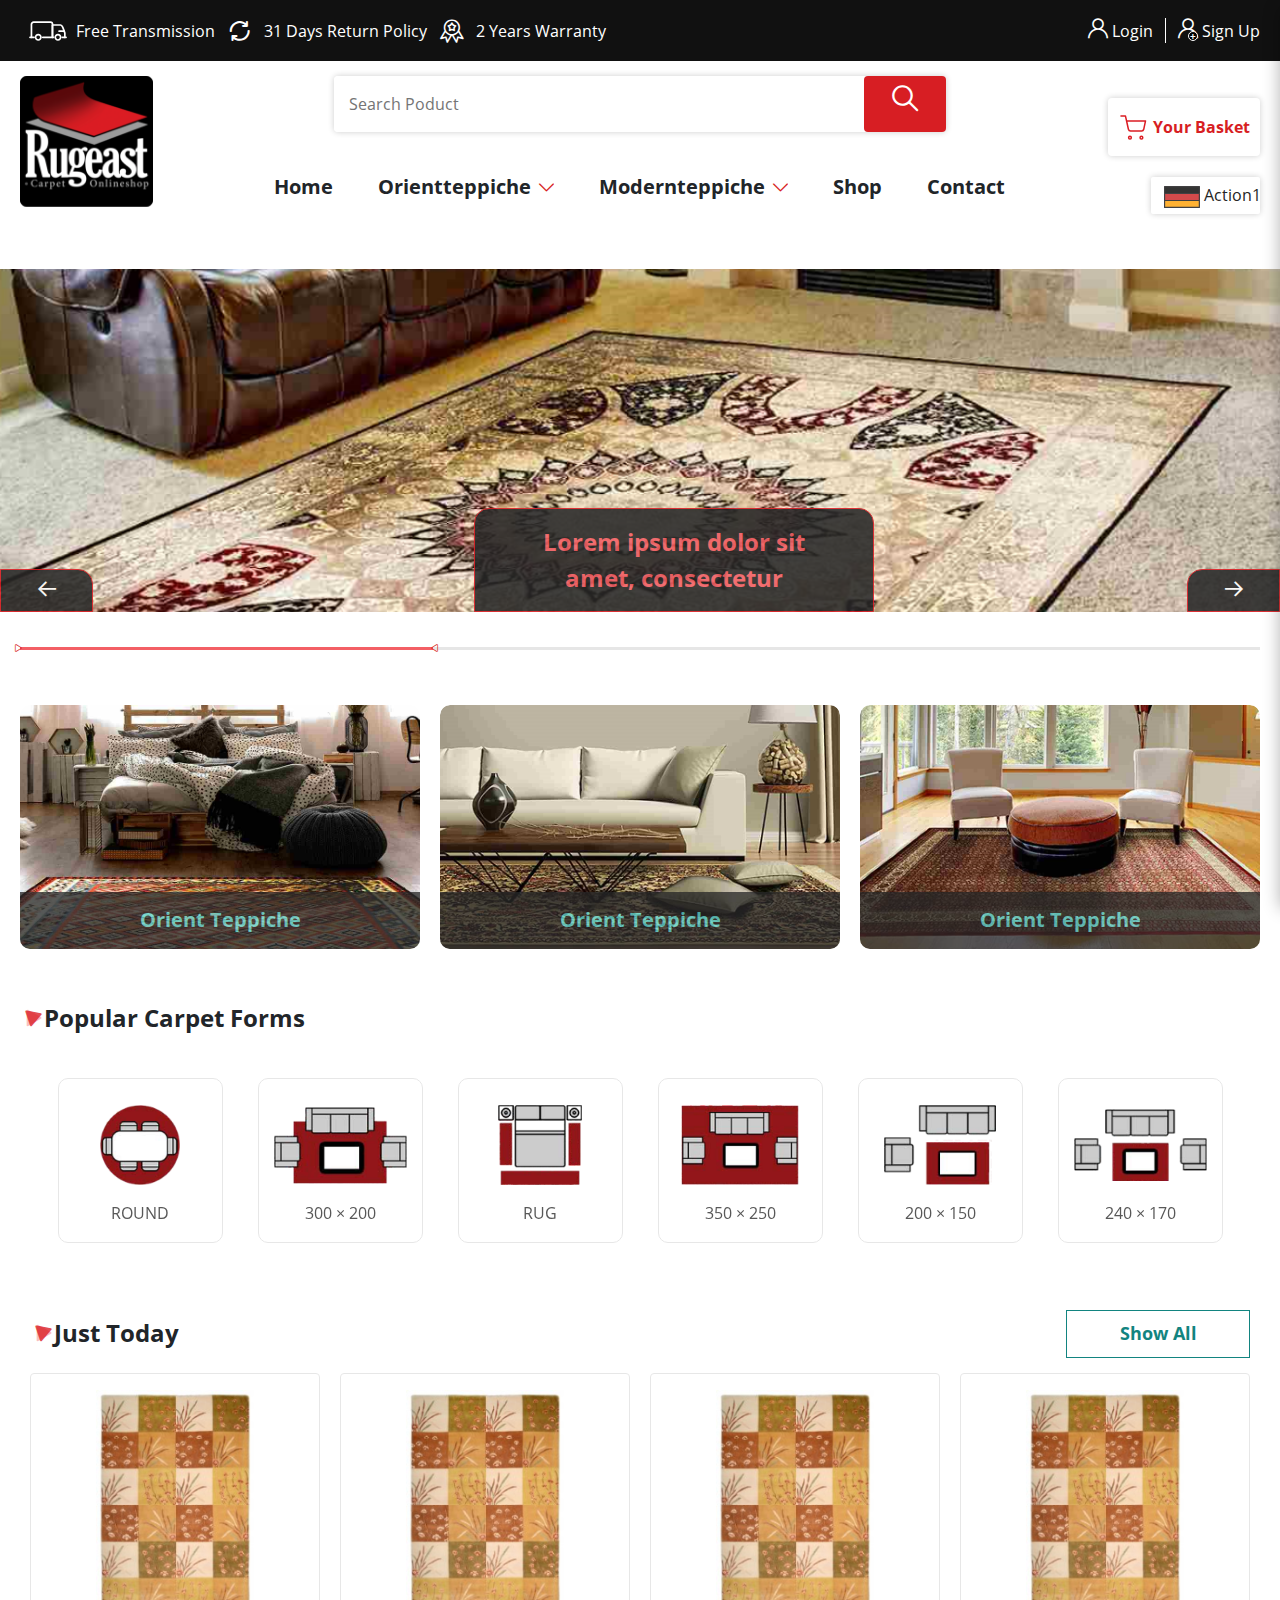
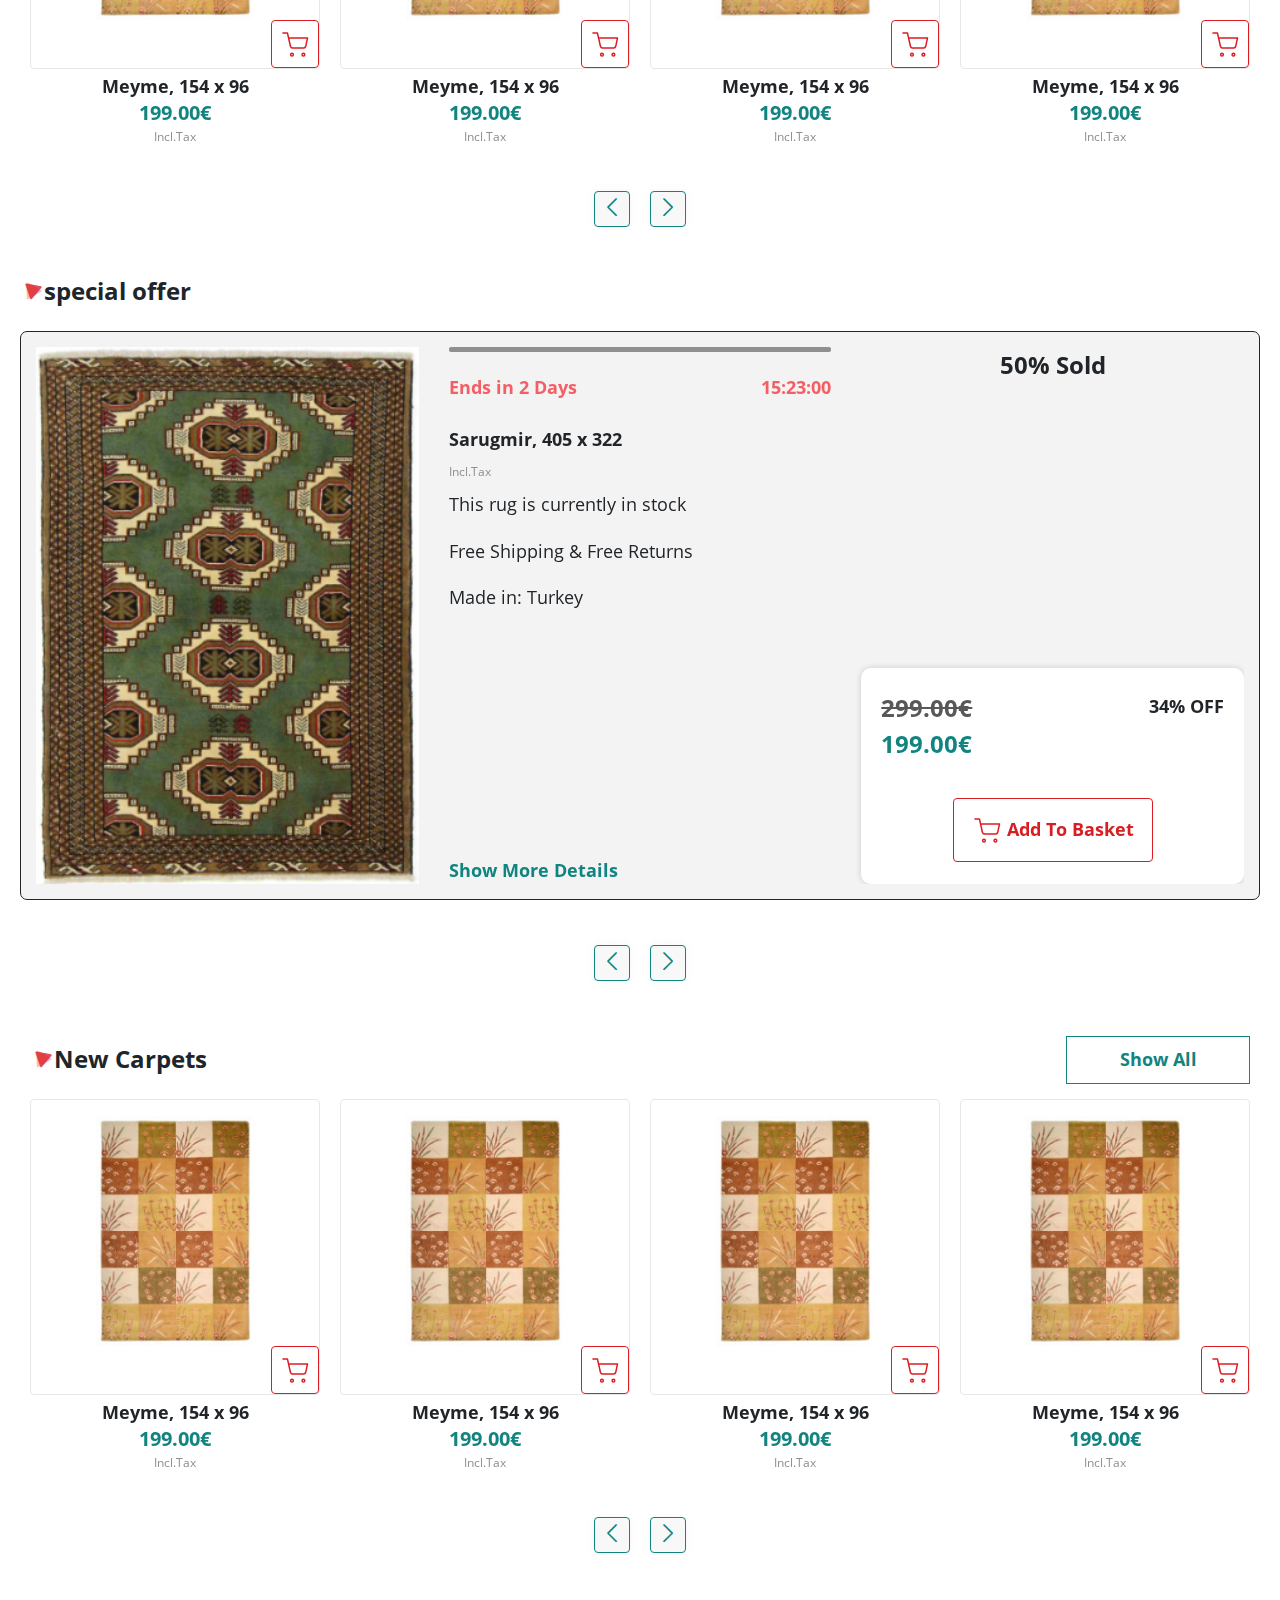
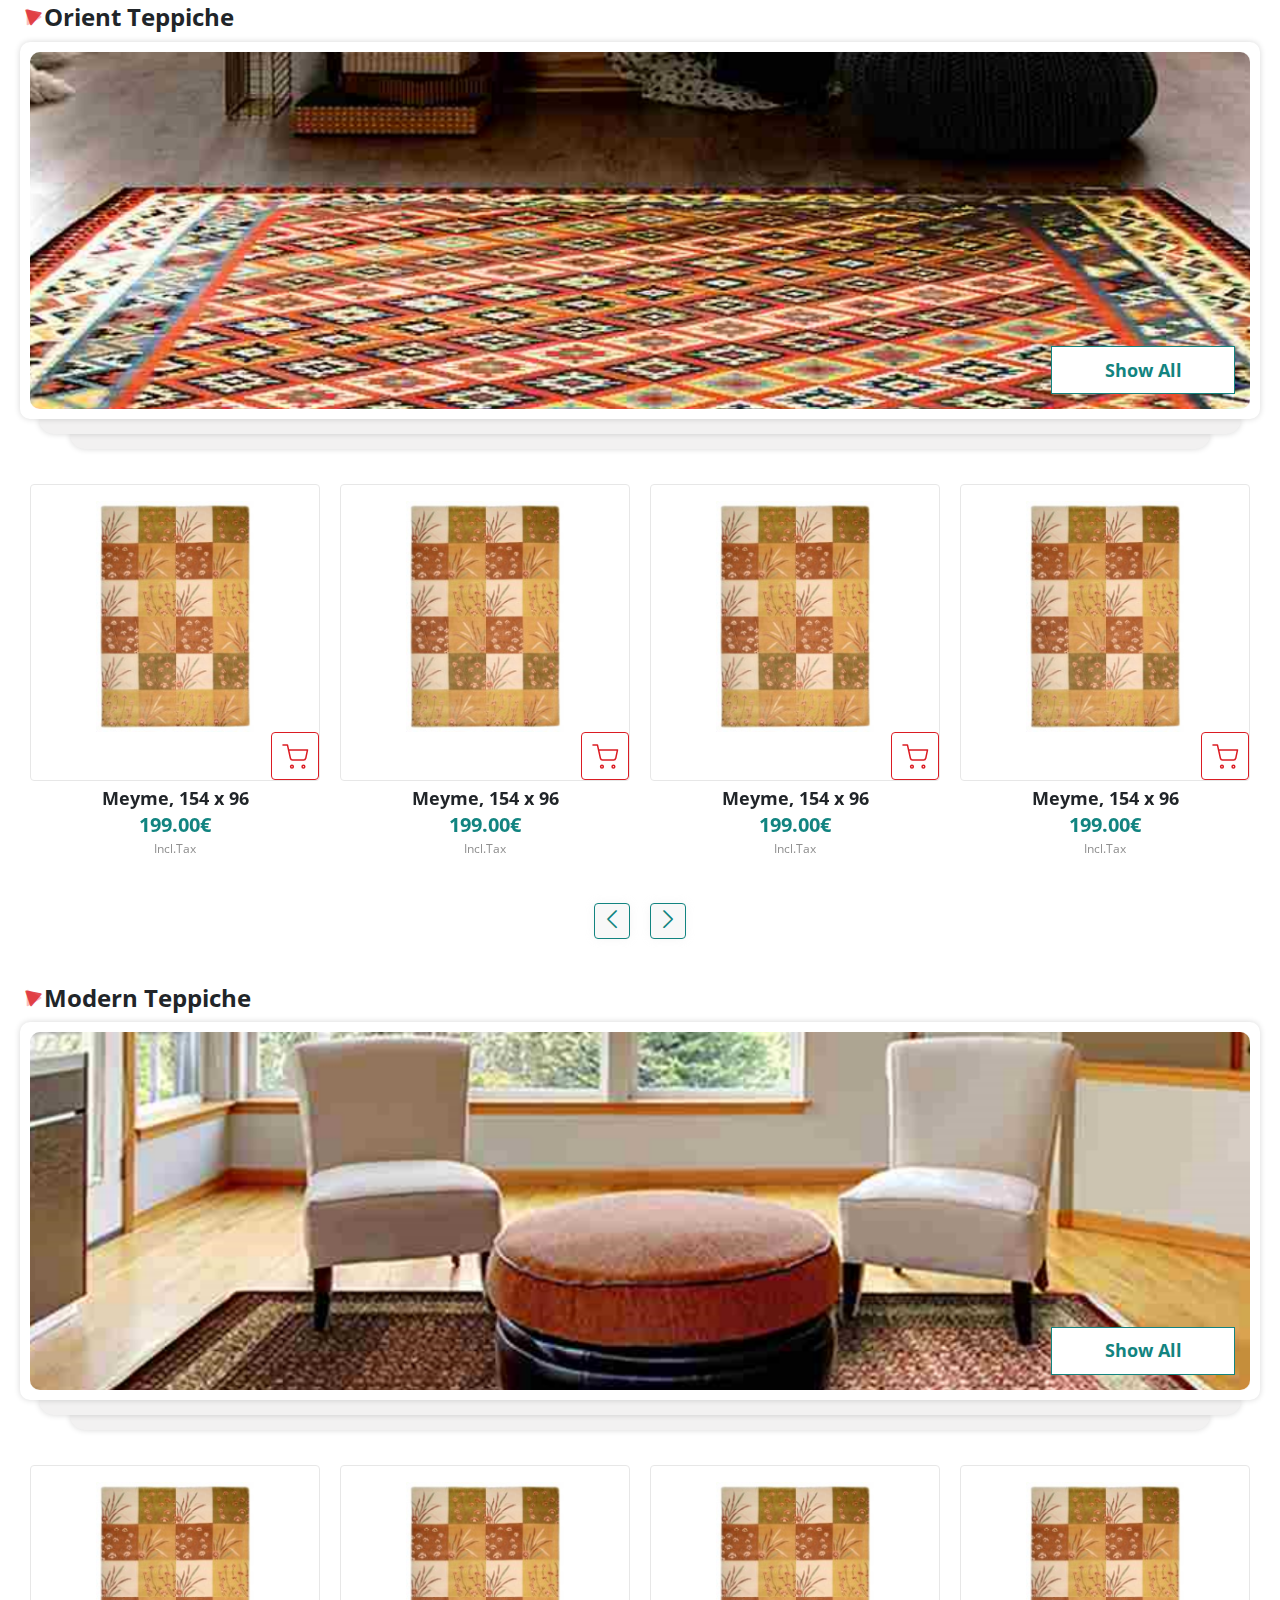
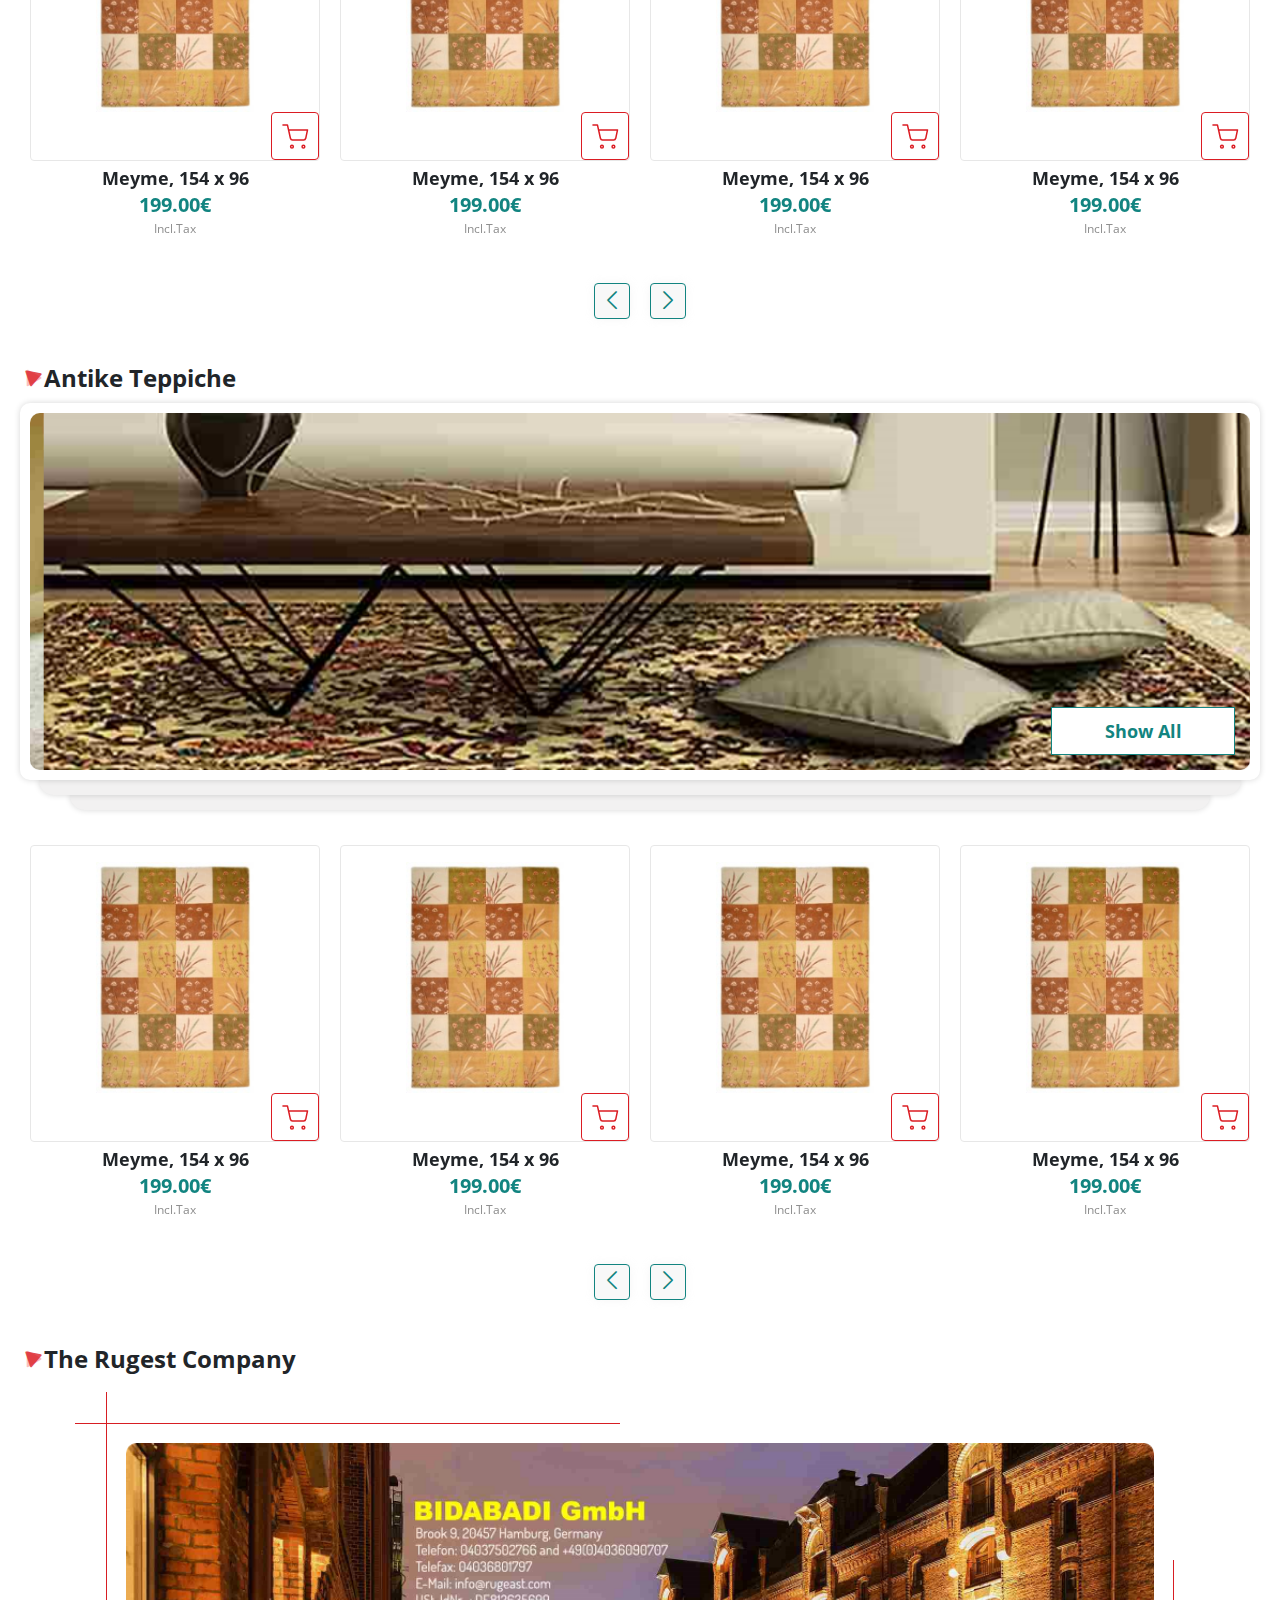
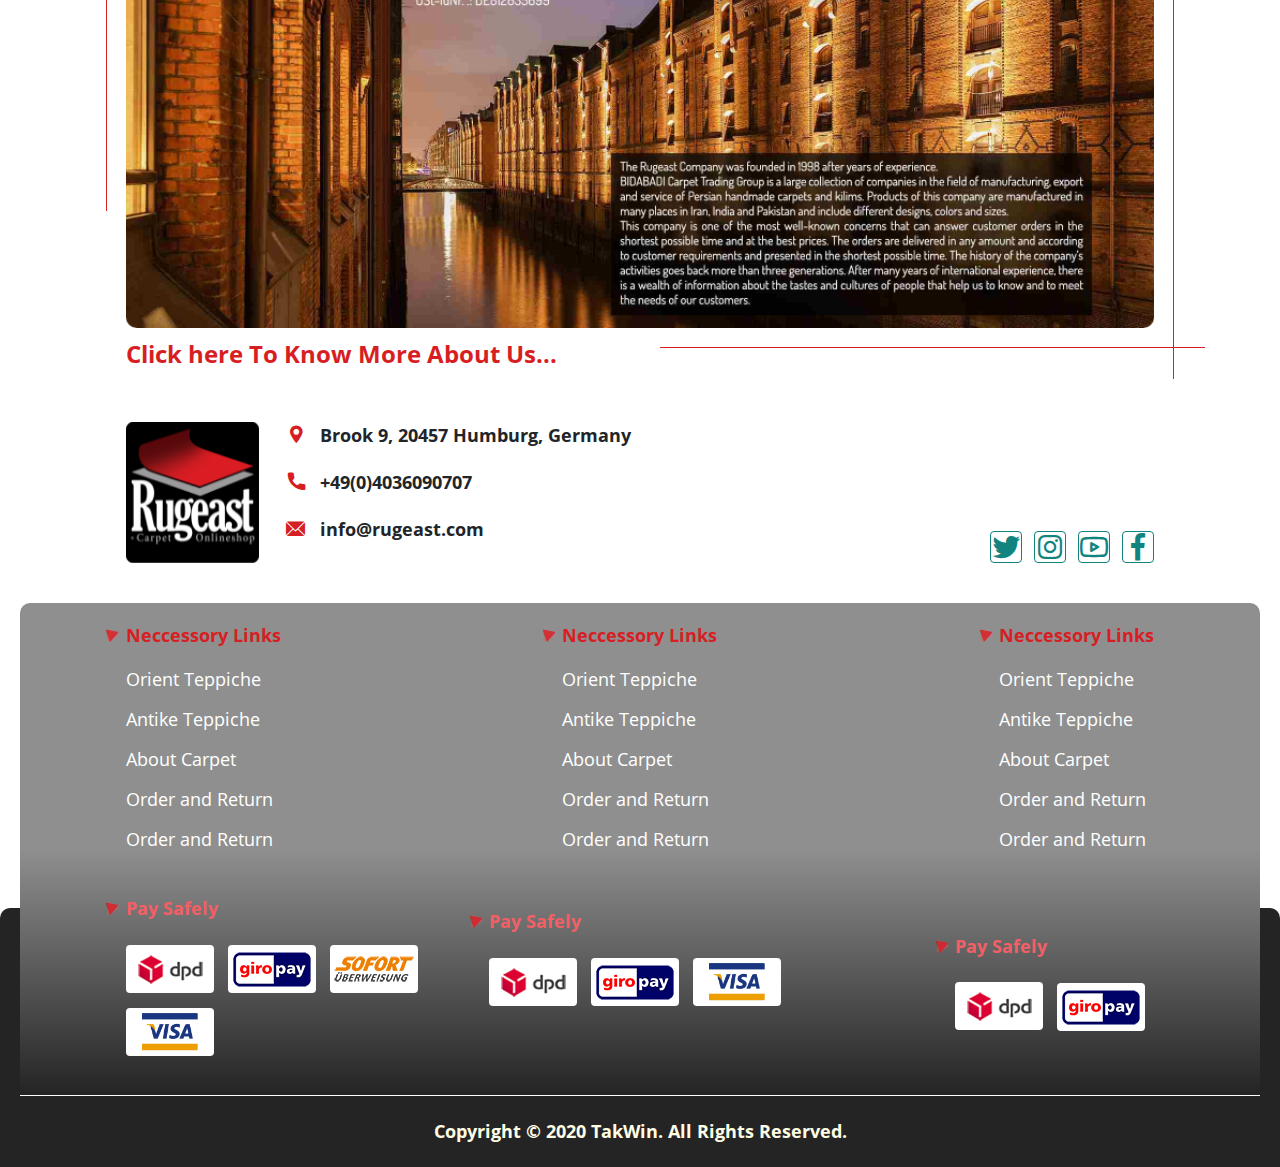
<file: index.html>
<!DOCTYPE html>
<html lang="en">

<head>
    <link rel="stylesheet" href="assets/css/bootstrap.min.css">
    <link rel="stylesheet" href="assets/css/owl.carousel.min.css">
    <link rel="stylesheet" href="assets/css/owl.theme.default.min.css">
    <link rel="stylesheet" href="style.css">
    <meta charset="UTF-8">
    <meta name="viewport" content="width=device-width, initial-scale=1.0">
    <title>Document</title>
</head>

<body>
    <div id="header">
        <div class="head-top">
            <div class="container">
                <div class="d-flex justify-content-between flex-wrap">
                    <div class="head-top-left d-flex">
                        <div class="head-item">
                            <i class="icon-trasmission"></i>
                            <span>Free Transmission</span>
                        </div>
                        <div class="head-item">
                            <i class="icon-return"></i>
                            <span>31 Days Return Policy</span>
                        </div>
                        <div class="head-item">
                            <i class="icon-warranty"></i>
                            <span>2 Years Warranty</span>
                        </div>
                    </div>
                    <div class="head-top-right d-flex align-items-center">
                        <div class="heade-item-r">
                            <i class="icon-user"></i>
                            Login
                        </div>
                        <div class="heade-item-r">
                            <i class="icon-user icon-user-plus"></i>
                            Sign Up
                        </div>
                    </div>
                </div>
            </div>
        </div>
        <div class="head-bottom">
            <div class="container">
                <div class="row">
                    <div class="col-lg-2 col-5 order-1 order-lg-1">
                        <a href=""><img src="assets/img/logo.png" alt=""></a>
                    </div>
                    <div class="col-lg-8 order-3 order-lg-2">
                        <div class="search">
                            <form action="" class="search-form">
                                <input type="text" placeholder="Search Poduct">
                                <button><i class="icon-search"></i></button>
                            </form>
                        </div>
                        <div class="menu d-none d-lg-flex">
                            <ul class="main-menu">
                                <li>
                                    <a href="">Home</a>
                                </li>
                                <li class="menu-has-children">
                                    <a href="">Orientteppiche</a>
                                </li>
                                <li class="menu-has-children">
                                    <a href="">Modernteppiche</a>
                                </li>
                                <li>
                                    <a href="">Shop</a>
                                </li>
                                <li>
                                    <a href="">Contact</a>
                                </li>
                            </ul>
                        </div>
                    </div>
                    <div class="col-lg-2 col-7 order-2 order-lg-3">
                        <div class="d-flex justify-content-lg-end justify-content-between flex-wrap align-items-end h-100">
                            <a href="" class="basket-button"><i class="icon-basket"></i>Your Basket</a>
                            <div class="switcher-flag">
                            <div class="dropdown">
                                    <div class="btn color-sel dropdown-toggle" href="#" role="button" id="dropdownMenuLink" data-toggle="dropdown" aria-haspopup="true" aria-expanded="false"><img src="assets/img/icon/Flag20.svg" alt=""> <i class="icon-down-arrow"></i> DEU</div>
                                    <div class="dropdown-menu" aria-labelledby="dropdownMenuLink" x-placement="top-start" style="position: absolute; transform: translate3d(0px, -116px, 0px); top: 0px; left: 0px; will-change: transform;">
                                        <span class="dropdown-item"><img src="assets/img/icon/Flag20.svg" alt=""> Action1</span>
                                        <span class="dropdown-item"><img src="assets/img/icon/Flag20.svg" alt=""> Action2</span>
                                        <span class="dropdown-item"><img src="assets/img/icon/Flag20.svg" alt=""> Action3</span>
                                    </div>
                            </div>
                            </div>
                            <div class="menu-mobile d-lg-none"><i class="icon-menu"></i></div>
                        </div>
                    </div>
                </div>
            </div>
        </div>
    </div>
    <section class="br-slider">
        <div class="main-slider owl-carousel owl-theme">
            <div class="item">
                <img src="assets/img/s1.png" alt="">
                <div class="slide-text">
                    Lorem ipsum dolor sit amet, consectetur
                </div>
            </div>
            <div class="item">
                <img src="assets/img/s1.png" alt="">
                <div class="slide-text">
                    Lorem ipsum dolor sit amet, consectetur adipisicing.
                </div>
            </div>
            <div class="item">
                <img src="assets/img/s1.png" alt="">
                <div class="slide-text">
                    Lorem ipsum dolor sit amet, consectetur adipisicing.
                </div>
            </div>
        </div>
        <div class="container nav-wrapper">
            <div id="carousel-custom-dots"></div>
        </div>
    </section>
    <section class="category">
        <div class="container">
            <div class="category-slider responsive-carousel owl-carousel owl-theme">
                <div class="item">
                    <a href="">
                        <img src="assets/img/cat1.png" alt="">
                        <h2 class="category-text">
                            Orient Teppiche
                        </h2>
                    </a>
                </div>
                <div class="item">
                    <a href="">
                        <img src="assets/img/cat2.png" alt="">
                        <h2 class="category-text">
                            Orient Teppiche
                        </h2>
                    </a>
                </div>
                <div class="item">
                    <a href="">
                        <img src="assets/img/cat3.png" alt="">
                        <h2 class="category-text">
                            Orient Teppiche
                        </h2>
                    </a>
                </div>
            </div>
        </div>
    </section>
    <section class="carpet-form">
        <div class="container">
            <h3 class="title-site">
                <i class="icon-point"><span class="path1"></span><span class="path2"></span></i>Popular Carpet Forms
            </h3>
            <div class="form-carousel owl-carousel owl-theme responsive-carousel">
                <div class="item">
                    <a class="form-wrapper">
                        <img src="assets/img/Rund.png" alt="">
                        <span class="form-txt">ROUND</span>
                    </a>
                </div>
                <div class="item">
                    <a class="form-wrapper">
                        <img src="assets/img/300-200.png" alt="">
                        <span class="form-txt">300 × 200</span>
                    </a>
                </div>
                <div class="item">
                    <a class="form-wrapper">
                        <img src="assets/img/laufer.png" alt="">
                        <span class="form-txt">RUG</span>
                    </a>
                </div>
                <div class="item">
                    <a class="form-wrapper">
                        <img src="assets/img/350-250.png" alt="">
                        <span class="form-txt">350 × 250</span>
                    </a>
                </div>
                <div class="item">
                    <a class="form-wrapper">
                        <img src="assets/img/200-150.png" alt="">
                        <span class="form-txt">200 × 150</span>
                    </a>
                </div>
                <div class="item">
                    <a class="form-wrapper">
                        <img src="assets/img/240-170.png" alt="">
                        <span class="form-txt">240 × 170</span>
                    </a>
                </div>
            </div>
        </div>
    </section>
    <section class="today">
        <div class="container">
            <div class="d-flex justify-content-between align-items-center flex-wrap br-padding">
                <h3 class="title-site">
                    <i class="icon-point"><span class="path1"></span><span class="path2"></span></i>Just Today
                </h3>
                <a href="" class="button mt-3 mt-sm-0">Show All</a>
            </div>
            <div class="product-slider br-nav owl-carousel owl-theme">
                <div class="product-card">
                    <a href="" class="product-card-image">
                        <img src="assets/img/pro1.png" alt="">
                        <span class="iwrapper"><i class="icon-basket"></i></span>
                    </a>
                    <h2 class="product-card-title"><a href="">Meyme, 154 x 96</a></h2>
                    <div class="pro-price">
                        199.00€
                    </div>
                    <span class="pro-tax">Incl.Tax</span>
                </div>
                <div class="product-card">
                    <a href="" class="product-card-image">
                        <img src="assets/img/pro1.png" alt="">
                        <span class="iwrapper"><i class="icon-basket"></i></span>
                    </a>
                    <h2 class="product-card-title"><a href="">Meyme, 154 x 96</a></h2>
                    <div class="pro-price">
                        199.00€
                    </div>
                    <span class="pro-tax">Incl.Tax</span>
                </div>
                <div class="product-card">
                    <a href="" class="product-card-image">
                        <img src="assets/img/pro1.png" alt="">
                        <span class="iwrapper"><i class="icon-basket"></i></span>
                    </a>
                    <h2 class="product-card-title"><a href="">Meyme, 154 x 96</a></h2>
                    <div class="pro-price">
                        199.00€
                    </div>
                    <span class="pro-tax">Incl.Tax</span>
                </div>
                <div class="product-card">
                    <a href="" class="product-card-image">
                        <img src="assets/img/pro1.png" alt="">
                        <span class="iwrapper"><i class="icon-basket"></i></span>
                    </a>
                    <h2 class="product-card-title"><a href="">Meyme, 154 x 96</a></h2>
                    <div class="pro-price">
                        199.00€
                    </div>
                    <span class="pro-tax">Incl.Tax</span>
                </div>
                <div class="product-card">
                    <div class="on-sale">10%</div>
                    <a href="" class="product-card-image">
                        <img src="assets/img/pro1.png" alt="">
                        <span class="iwrapper"><i class="icon-basket"></i></span>
                    </a>
                    <h2 class="product-card-title"><a href="">Meyme, 154 x 96</a></h2>
                    <div class="pro-price">
                        <del>299.00€</del>
                        <span>199.00€</span>
                    </div>
                    <span class="pro-tax">Incl.Tax</span>
                </div>
                <div class="product-card">
                    <a href="" class="product-card-image">
                        <img src="assets/img/pro1.png" alt="">
                        <span class="iwrapper"><i class="icon-basket"></i></span>
                    </a>
                    <h2 class="product-card-title"><a href="">Meyme, 154 x 96</a></h2>
                    <div class="pro-price">
                        199.00€
                    </div>
                    <span class="pro-tax">Incl.Tax</span>
                </div>
            </div>
        </div>
    </section>
    <section class="offer">
        <div class="container">
            <h3 class="title-site">
                <i class="icon-point"><span class="path1"></span><span class="path2"></span></i>special offer
            </h3>
            <div class="offer-wrapper">
                <div class="offer-slider owl-carousel owl-theme">
                    <div class="offer-item">
                        <div class="row">
                            <div class="col-lg-4">
                                <img src="assets/img/offer1.png" alt="">
                            </div>
                            <div class="col-lg-4">
                                <div class="offer-line"></div>
                                <div class="d-flex justify-content-between offer-time">
                                    <span class="offer-time-end">Ends in 2 Days</span>
                                    <span class="offer-clock">15:23:00</span>
                                </div>
                                <div class="offer-head">Sarugmir, 405 x 322</div>
                                <span class="pro-tax offer-tax">Incl.Tax</span>
                                <p class="offer-text">
                                    This rug is currently in stock

                                    Free Shipping & Free Returns

                                    Made in: Turkey
                                </p>
                                <a href="" class="offer-more">Show More Details</a>
                            </div>
                            <div class="col-lg-4 d-flex flex-wrap align-content-between">
                                <div class="offer-sold">50% Sold</div>
                                <div class="offer-add-card">
                                    <div class="offer-discount">34% OFF</div>
                                    <div class="single-price">
                                        <del>299.00€</del>
                                        <span>199.00€</span>
                                    </div>
                                    <a href="" class="basket-btn">
                                        <i class="icon-basket"></i>
                                        Add To Basket
                                    </a>
                                </div>
                            </div>
                        </div>
                    </div>
                </div>
            </div>
            <div class="br-nav">
                <div id="customNav" class="owl-nav"></div>
            </div>
        </div>
    </section>
    <section class="today new-product">
        <div class="container">
            <div class="d-flex justify-content-between align-items-center flex-wrap br-padding">
                <h3 class="title-site">
                    <i class="icon-point"><span class="path1"></span><span class="path2"></span></i>New Carpets
                </h3>
                <a href="" class="button mt-3 mt-lg-0">Show All</a>
            </div>
            <div class="product-slider br-nav owl-carousel owl-theme">
                <div class="product-card">
                    <a href="" class="product-card-image">
                        <img src="assets/img/pro1.png" alt="">
                        <span class="iwrapper"><i class="icon-basket"></i></span>
                    </a>
                    <h2 class="product-card-title"><a href="">Meyme, 154 x 96</a></h2>
                    <div class="pro-price">
                        199.00€
                    </div>
                    <span class="pro-tax">Incl.Tax</span>
                </div>
                <div class="product-card">
                    <a href="" class="product-card-image">
                        <img src="assets/img/pro1.png" alt="">
                        <span class="iwrapper"><i class="icon-basket"></i></span>
                    </a>
                    <h2 class="product-card-title"><a href="">Meyme, 154 x 96</a></h2>
                    <div class="pro-price">
                        199.00€
                    </div>
                    <span class="pro-tax">Incl.Tax</span>
                </div>
                <div class="product-card">
                    <a href="" class="product-card-image">
                        <img src="assets/img/pro1.png" alt="">
                        <span class="iwrapper"><i class="icon-basket"></i></span>
                    </a>
                    <h2 class="product-card-title"><a href="">Meyme, 154 x 96</a></h2>
                    <div class="pro-price">
                        199.00€
                    </div>
                    <span class="pro-tax">Incl.Tax</span>
                </div>
                <div class="product-card">
                    <a href="" class="product-card-image">
                        <img src="assets/img/pro1.png" alt="">
                        <span class="iwrapper"><i class="icon-basket"></i></span>
                    </a>
                    <h2 class="product-card-title"><a href="">Meyme, 154 x 96</a></h2>
                    <div class="pro-price">
                        199.00€
                    </div>
                    <span class="pro-tax">Incl.Tax</span>
                </div>
                <div class="product-card">
                    <div class="on-sale">10%</div>
                    <a href="" class="product-card-image">
                        <img src="assets/img/pro1.png" alt="">
                        <span class="iwrapper"><i class="icon-basket"></i></span>
                    </a>
                    <h2 class="product-card-title"><a href="">Meyme, 154 x 96</a></h2>
                    <div class="pro-price">
                        <del>299.00€</del>
                        <span>199.00€</span>
                    </div>
                    <span class="pro-tax">Incl.Tax</span>
                </div>
                <div class="product-card">
                    <a href="" class="product-card-image">
                        <img src="assets/img/pro1.png" alt="">
                        <span class="iwrapper"><i class="icon-basket"></i></span>
                    </a>
                    <h2 class="product-card-title"><a href="">Meyme, 154 x 96</a></h2>
                    <div class="pro-price">
                        199.00€
                    </div>
                    <span class="pro-tax">Incl.Tax</span>
                </div>
            </div>
        </div>
    </section>
    <section class="special-slider">
        <div class="container">
            <h3 class="title-site">
                <i class="icon-point"><span class="path1"></span><span class="path2"></span></i>Orient Teppiche
            </h3>
            <div class="banner-wrapper">
                <img src="assets/img/s4.png" alt="">
                <a href="" class="button">Show All</a>
            </div>
            <div class="banner-effect"></div>
            <div class="product-slider br-nav owl-carousel owl-theme">
                <div class="product-card">
                    <a href="" class="product-card-image">
                        <img src="assets/img/pro1.png" alt="">
                        <span class="iwrapper"><i class="icon-basket"></i></span>
                    </a>
                    <h2 class="product-card-title"><a href="">Meyme, 154 x 96</a></h2>
                    <div class="pro-price">
                        199.00€
                    </div>
                    <span class="pro-tax">Incl.Tax</span>
                </div>
                <div class="product-card">
                    <a href="" class="product-card-image">
                        <img src="assets/img/pro1.png" alt="">
                        <span class="iwrapper"><i class="icon-basket"></i></span>
                    </a>
                    <h2 class="product-card-title"><a href="">Meyme, 154 x 96</a></h2>
                    <div class="pro-price">
                        199.00€
                    </div>
                    <span class="pro-tax">Incl.Tax</span>
                </div>
                <div class="product-card">
                    <a href="" class="product-card-image">
                        <img src="assets/img/pro1.png" alt="">
                        <span class="iwrapper"><i class="icon-basket"></i></span>
                    </a>
                    <h2 class="product-card-title"><a href="">Meyme, 154 x 96</a></h2>
                    <div class="pro-price">
                        199.00€
                    </div>
                    <span class="pro-tax">Incl.Tax</span>
                </div>
                <div class="product-card">
                    <a href="" class="product-card-image">
                        <img src="assets/img/pro1.png" alt="">
                        <span class="iwrapper"><i class="icon-basket"></i></span>
                    </a>
                    <h2 class="product-card-title"><a href="">Meyme, 154 x 96</a></h2>
                    <div class="pro-price">
                        199.00€
                    </div>
                    <span class="pro-tax">Incl.Tax</span>
                </div>
                <div class="product-card">
                    <div class="on-sale">10%</div>
                    <a href="" class="product-card-image">
                        <img src="assets/img/pro1.png" alt="">
                        <span class="iwrapper"><i class="icon-basket"></i></span>
                    </a>
                    <h2 class="product-card-title"><a href="">Meyme, 154 x 96</a></h2>
                    <div class="pro-price">
                        <del>299.00€</del>
                        <span>199.00€</span>
                    </div>
                    <span class="pro-tax">Incl.Tax</span>
                </div>
                <div class="product-card">
                    <a href="" class="product-card-image">
                        <img src="assets/img/pro1.png" alt="">
                        <span class="iwrapper"><i class="icon-basket"></i></span>
                    </a>
                    <h2 class="product-card-title"><a href="">Meyme, 154 x 96</a></h2>
                    <div class="pro-price">
                        199.00€
                    </div>
                    <span class="pro-tax">Incl.Tax</span>
                </div>
            </div>
        </div>

    </section>
    <section class="special-slider">
        <div class="container">
            <h3 class="title-site">
                <i class="icon-point"><span class="path1"></span><span class="path2"></span></i>Modern Teppiche
            </h3>
            <div class="banner-wrapper">
                <img src="assets/img/s3.png" alt="">
                <a href="" class="button">Show All</a>
            </div>
            <div class="banner-effect"></div>
            <div class="product-slider br-nav owl-carousel owl-theme">
                <div class="product-card">
                    <a href="" class="product-card-image">
                        <img src="assets/img/pro1.png" alt="">
                        <span class="iwrapper"><i class="icon-basket"></i></span>
                    </a>
                    <h2 class="product-card-title"><a href="">Meyme, 154 x 96</a></h2>
                    <div class="pro-price">
                        199.00€
                    </div>
                    <span class="pro-tax">Incl.Tax</span>
                </div>
                <div class="product-card">
                    <a href="" class="product-card-image">
                        <img src="assets/img/pro1.png" alt="">
                        <span class="iwrapper"><i class="icon-basket"></i></span>
                    </a>
                    <h2 class="product-card-title"><a href="">Meyme, 154 x 96</a></h2>
                    <div class="pro-price">
                        199.00€
                    </div>
                    <span class="pro-tax">Incl.Tax</span>
                </div>
                <div class="product-card">
                    <a href="" class="product-card-image">
                        <img src="assets/img/pro1.png" alt="">
                        <span class="iwrapper"><i class="icon-basket"></i></span>
                    </a>
                    <h2 class="product-card-title"><a href="">Meyme, 154 x 96</a></h2>
                    <div class="pro-price">
                        199.00€
                    </div>
                    <span class="pro-tax">Incl.Tax</span>
                </div>
                <div class="product-card">
                    <a href="" class="product-card-image">
                        <img src="assets/img/pro1.png" alt="">
                        <span class="iwrapper"><i class="icon-basket"></i></span>
                    </a>
                    <h2 class="product-card-title"><a href="">Meyme, 154 x 96</a></h2>
                    <div class="pro-price">
                        199.00€
                    </div>
                    <span class="pro-tax">Incl.Tax</span>
                </div>
                <div class="product-card">
                    <div class="on-sale">10%</div>
                    <a href="" class="product-card-image">
                        <img src="assets/img/pro1.png" alt="">
                        <span class="iwrapper"><i class="icon-basket"></i></span>
                    </a>
                    <h2 class="product-card-title"><a href="">Meyme, 154 x 96</a></h2>
                    <div class="pro-price">
                        <del>299.00€</del>
                        <span>199.00€</span>
                    </div>
                    <span class="pro-tax">Incl.Tax</span>
                </div>
                <div class="product-card">
                    <a href="" class="product-card-image">
                        <img src="assets/img/pro1.png" alt="">
                        <span class="iwrapper"><i class="icon-basket"></i></span>
                    </a>
                    <h2 class="product-card-title"><a href="">Meyme, 154 x 96</a></h2>
                    <div class="pro-price">
                        199.00€
                    </div>
                    <span class="pro-tax">Incl.Tax</span>
                </div>
            </div>
        </div>

    </section>
    <section class="special-slider">
        <div class="container">
            <h3 class="title-site">
                <i class="icon-point"><span class="path1"></span><span class="path2"></span></i>Antike Teppiche
            </h3>
            <div class="banner-wrapper">
                <img src="assets/img/s2.png" alt="">
                <a href="" class="button">Show All</a>
            </div>
            <div class="banner-effect"></div>
            <div class="product-slider br-nav owl-carousel owl-theme">
                <div class="product-card">
                    <a href="" class="product-card-image">
                        <img src="assets/img/pro1.png" alt="">
                        <span class="iwrapper"><i class="icon-basket"></i></span>
                    </a>
                    <h2 class="product-card-title"><a href="">Meyme, 154 x 96</a></h2>
                    <div class="pro-price">
                        199.00€
                    </div>
                    <span class="pro-tax">Incl.Tax</span>
                </div>
                <div class="product-card">
                    <a href="" class="product-card-image">
                        <img src="assets/img/pro1.png" alt="">
                        <span class="iwrapper"><i class="icon-basket"></i></span>
                    </a>
                    <h2 class="product-card-title"><a href="">Meyme, 154 x 96</a></h2>
                    <div class="pro-price">
                        199.00€
                    </div>
                    <span class="pro-tax">Incl.Tax</span>
                </div>
                <div class="product-card">
                    <a href="" class="product-card-image">
                        <img src="assets/img/pro1.png" alt="">
                        <span class="iwrapper"><i class="icon-basket"></i></span>
                    </a>
                    <h2 class="product-card-title"><a href="">Meyme, 154 x 96</a></h2>
                    <div class="pro-price">
                        199.00€
                    </div>
                    <span class="pro-tax">Incl.Tax</span>
                </div>
                <div class="product-card">
                    <a href="" class="product-card-image">
                        <img src="assets/img/pro1.png" alt="">
                        <span class="iwrapper"><i class="icon-basket"></i></span>
                    </a>
                    <h2 class="product-card-title"><a href="">Meyme, 154 x 96</a></h2>
                    <div class="pro-price">
                        199.00€
                    </div>
                    <span class="pro-tax">Incl.Tax</span>
                </div>
                <div class="product-card">
                    <div class="on-sale">10%</div>
                    <a href="" class="product-card-image">
                        <img src="assets/img/pro1.png" alt="">
                        <span class="iwrapper"><i class="icon-basket"></i></span>
                    </a>
                    <h2 class="product-card-title"><a href="">Meyme, 154 x 96</a></h2>
                    <div class="pro-price">
                        <del>299.00€</del>
                        <span>199.00€</span>
                    </div>
                    <span class="pro-tax">Incl.Tax</span>
                </div>
                <div class="product-card">
                    <a href="" class="product-card-image">
                        <img src="assets/img/pro1.png" alt="">
                        <span class="iwrapper"><i class="icon-basket"></i></span>
                    </a>
                    <h2 class="product-card-title"><a href="">Meyme, 154 x 96</a></h2>
                    <div class="pro-price">
                        199.00€
                    </div>
                    <span class="pro-tax">Incl.Tax</span>
                </div>
            </div>
        </div>

    </section>
    <section class="about">
        <div class="container">
            <h3 class="title-site">
                <i class="icon-point"><span class="path1"></span><span class="path2"></span></i>The Rugest Company
            </h3>
            <div class="row">
                <div class="col-lg-10 mx-auto">
                    <div class="about-img-wrapp">
                        <span class="br-line br-line-left"></span>
                        <img src="assets/img/hafen-en-US.png" alt="">
                        <span class="br-line br-line-right"></span>
                    </div>
                    <a href="" class="about-more">Click here To Know More About Us...</a>
                </div>
            </div>
        </div>
    </section>
    <div class="footer-top">
        <div class="container">
            <div class="row">
                <div class="col-lg-10 mx-auto">
                    <div class="row">
                        <div class="col-md-9">
                            <div class="d-flex flex-wrap">
                                <img src="assets/img/logo.png" alt="">
                                <ul class="footer-top-info">
                                    <li>
                                        <a href=""><i class="icon-address"></i>Brook 9, 20457 Humburg, Germany</a>
                                    </li>
                                    <li>
                                        <a href="tel:+4904036090707">
                                            <i class="icon-phone"></i>+49(0)4036090707
                                        </a>
                                    </li>
                                    <li><a href="mailto:info@rugeast.com"><i class="icon-mail"></i>info@rugeast.com</a></li>
                                </ul>
                            </div>
                        </div>
                        <div class="col-md-3">
                            <div class="d-flex justify-content-center justify-content-md-end h-100 align-items-end">
                                <ul class="social-footer">
                                    <li>
                                        <a href=""><i class="icon-twitter"></i></a>
                                    </li>
                                    <li>
                                        <a href=""><i class="icon-instagram"></i></a>
                                    </li>
                                    <li>
                                        <a href=""><i class="icon-youtube"></i></a>
                                    </li>
                                    <li>
                                        <a href=""><i class="icon-facebook-1"></i></a>
                                    </li>
                                </ul>
                            </div>
                        </div>
                    </div>
                </div>
            </div>
        </div>
    </div>
    <footer class="footer-main">
        <div class="container">
            <div class="footer-wrapper">
                <div class="row">
                    <div class="col-11 col-lg-10 mx-auto">
                        <div class="row">
                            <div class="col-sm-6 col-lg-4 mb-5 mb-lg-0">
                                <div class="footer-menu">
                                    <h4 class="footer-title"><i class="icon-point"><span class="path1"></span><span class="path2"></span></i>Neccessory Links</h4>
                                    <ul>
                                        <li><a href="">Orient Teppiche</a></li>
                                        <li><a href="">Antike Teppiche</a></li>
                                        <li><a href="">About Carpet</a></li>
                                        <li><a href="">Order and Return</a></li>
                                        <li><a href="">Order and Return</a></li>
                                    </ul>
                                </div>
                                <div class="footer-pay">
                                    <h4 class="footer-title2"><i class="icon-point"><span class="path1"></span><span class="path2"></span></i>Pay Safely</h4>
                                    <a href=""><img src="assets/img/Dpd.png" alt=""></a>
                                    <a href=""><img src="assets/img/giro.png" alt=""></a>
                                    <a href=""><img src="assets/img/sofort.png" alt=""></a>
                                    <a href=""><img src="assets/img/visa.png" alt=""></a>
                                </div>
                            </div>
                            <div class="col-sm-6 col-lg-4 mb-5 mb-lg-0">
                                <div class="d-lg-flex flex-lg-wrap justify-content-lg-center">
                                    <div class="footer-menu">
                                    <h4 class="footer-title"><i class="icon-point"><span class="path1"></span><span class="path2"></span></i>Neccessory Links</h4>
                                    <ul>
                                        <li><a href="">Orient Teppiche</a></li>
                                        <li><a href="">Antike Teppiche</a></li>
                                        <li><a href="">About Carpet</a></li>
                                        <li><a href="">Order and Return</a></li>
                                        <li><a href="">Order and Return</a></li>
                                    </ul>
                                </div>
                                <div class="footer-pay">
                                    <h4 class="footer-title2"><i class="icon-point"><span class="path1"></span><span class="path2"></span></i>Pay Safely</h4>
                                    <a href=""><img src="assets/img/Dpd.png" alt=""></a>
                                    <a href=""><img src="assets/img/giro.png" alt=""></a>
                                    <a href=""><img src="assets/img/visa.png" alt=""></a>
                                </div>
                                </div>
                            </div>
                            <div class="col-lg-4 mb-5 mb-md-0 d-lg-flex flex-wrap justify-content-lg-end">
                                <div class="footer-menu">
                                    <h4 class="footer-title"><i class="icon-point"><span class="path1"></span><span class="path2"></span></i>Neccessory Links</h4>
                                    <ul>
                                        <li><a href="">Orient Teppiche</a></li>
                                        <li><a href="">Antike Teppiche</a></li>
                                        <li><a href="">About Carpet</a></li>
                                        <li><a href="">Order and Return</a></li>
                                        <li><a href="">Order and Return</a></li>
                                    </ul>
                                </div>
                                <div class="footer-pay">
                                    <h4 class="footer-title2"><i class="icon-point"><span class="path1"></span><span class="path2"></span></i>Pay Safely</h4>
                                    <a href=""><img src="assets/img/Dpd.png" alt=""></a>
                                    <a href=""><img src="assets/img/giro.png" alt=""></a>
                                </div>
                            </div>
                        </div>
                    </div>
                </div>
            </div>
            <div class="copy-right">
                <p class="text-center">Copyright © 2020 TakWin. All Rights Reserved.</p>
            </div>
        </div>
    </footer>
    <div id="mask"></div>
<div id="menumobile">
	<div class="title-mm">
		<img src="assets/img/logo.png" alt="">
		<span id="nomenumobile"><i class="icon-close"></i></span>
	</div>
	<div class="main-mm">
	    <ul >
                                <li>
                                    <a href="">Home</a>
                                </li>
                                <li class="menu-has-children">
                                    <a href="">Orientteppiche</a>
                                </li>
                                <li class="menu-has-children">
                                    <a href="">Modernteppiche</a>
                                </li>
                                <li>
                                    <a href="">Shop</a>
                                </li>
                                <li>
                                    <a href="">Contact</a>
                                </li>
                            </ul>	
	</div>
</div>
    <script src="assets/js/jQuery.js"></script>
    <script src="assets/js/owl.carousel.min.js"></script>
    <script src="assets/js/custom.js"></script>
     <script src="https://code.jquery.com/jquery-3.2.1.slim.min.js" integrity="sha384-KJ3o2DKtIkvYIK3UENzmM7KCkRr/rE9/Qpg6aAZGJwFDMVNA/GpGFF93hXpG5KkN" crossorigin="anonymous"></script>
<script src="https://cdnjs.cloudflare.com/ajax/libs/popper.js/1.12.9/umd/popper.min.js" integrity="sha384-ApNbgh9B+Y1QKtv3Rn7W3mgPxhU9K/ScQsAP7hUibX39j7fakFPskvXusvfa0b4Q" crossorigin="anonymous"></script>
<script src="https://maxcdn.bootstrapcdn.com/bootstrap/4.0.0/js/bootstrap.min.js" integrity="sha384-JZR6Spejh4U02d8jOt6vLEHfe/JQGiRRSQQxSfFWpi1MquVdAyjUar5+76PVCmYl" crossorigin="anonymous"></script>
<script>
 data1 =    $(".switcher-flag .dropdown-item:nth-of-type(1)").html()
           $(".switcher-flag .dropdown .btn").html(data1)
       $(".switcher-flag .dropdown-item").click(function(){
                                             
                                             var data = $(this).html()
       
            $(".switcher-flag .dropdown .btn").html(data)
            $(".switcher-flag .dropdown .btn").removeClass("color-sel")
           
                                             })
   
</script>
</body>

</html>
</file>
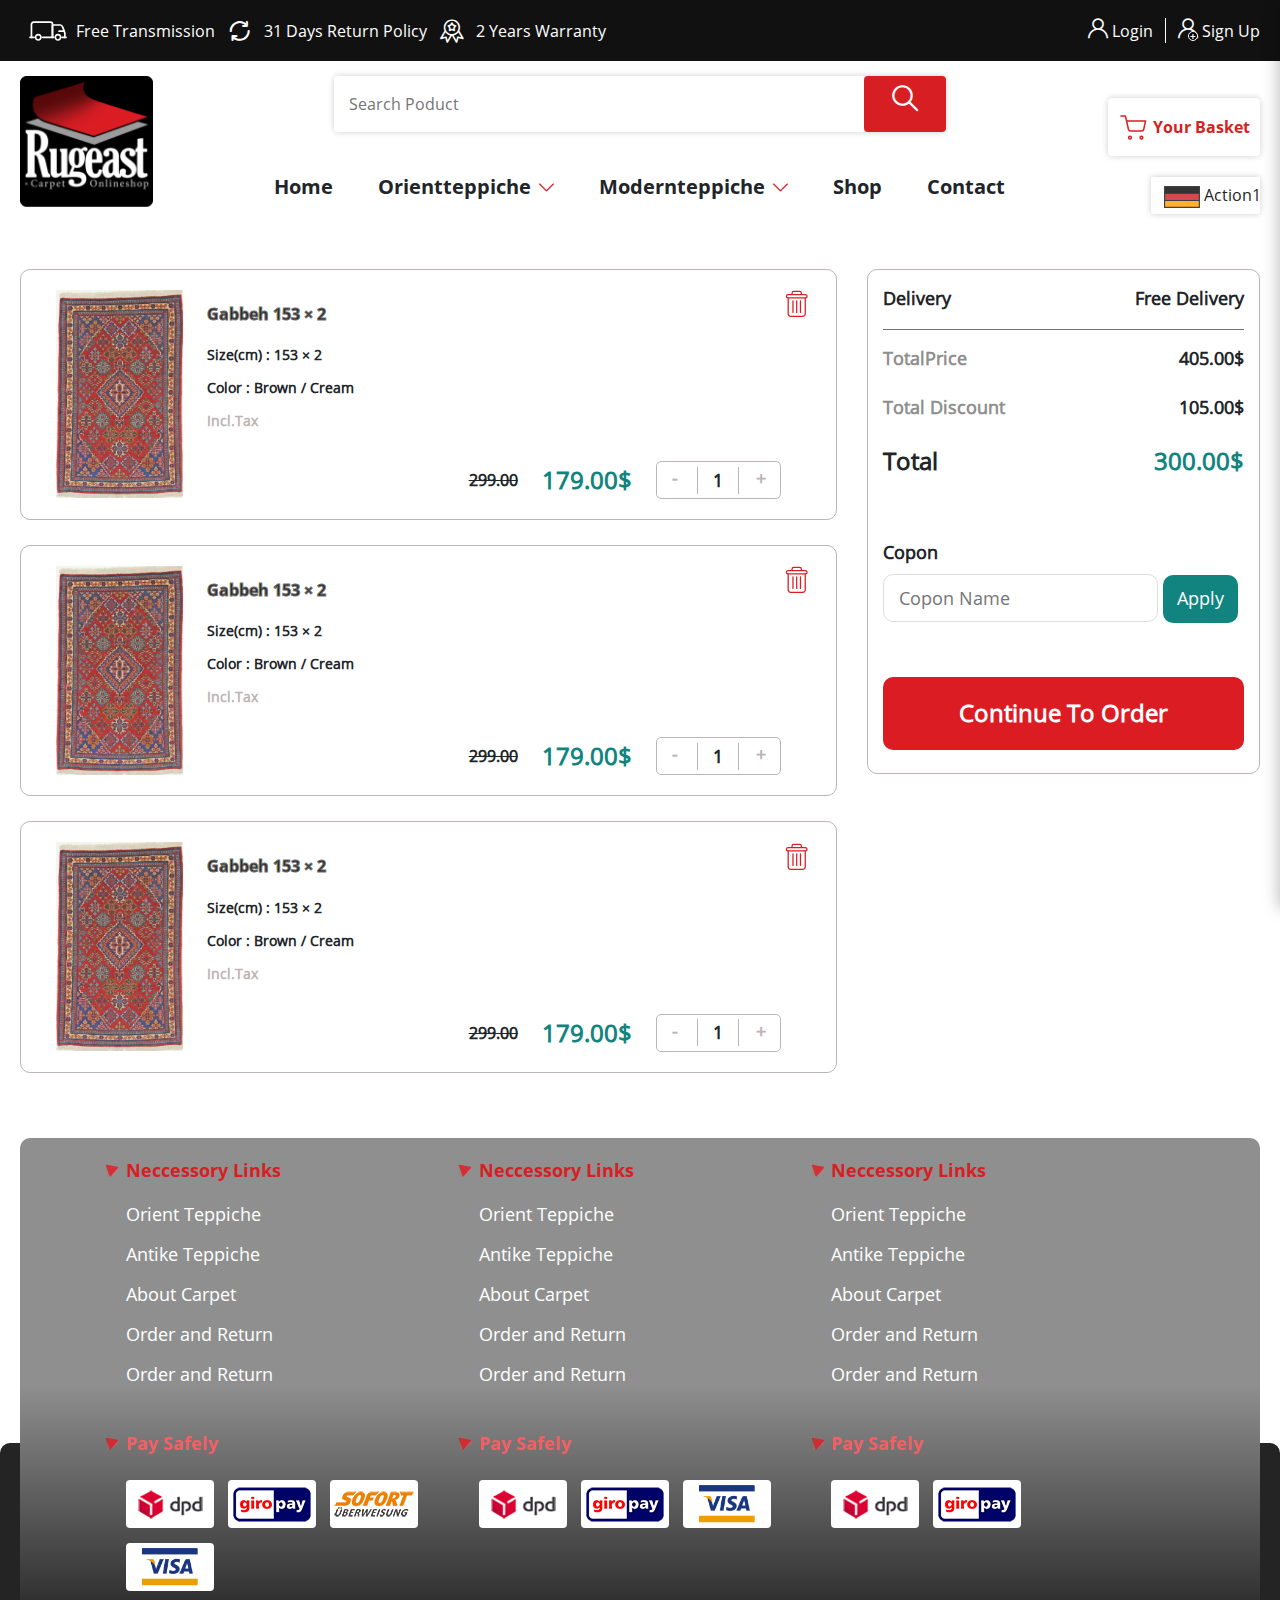
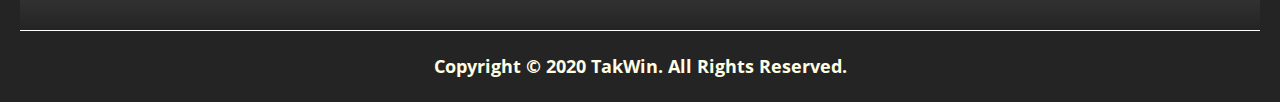
<file: basket.html>
<!DOCTYPE html>
<html lang="en">

<head>
    <meta charset="UTF-8">
    <title>basket</title>
    <link rel="stylesheet" href="assets/css/bootstrap.min.css">
    <link rel="stylesheet" href="style.css">

    <meta name="viewport" content="width=device-width, initial-scale=1.0">
    <script src="assets/js/jQuery.js"></script>
    <script src="assets/js/custom.js"></script>
    <script src="https://code.jquery.com/jquery-3.2.1.slim.min.js" integrity="sha384-KJ3o2DKtIkvYIK3UENzmM7KCkRr/rE9/Qpg6aAZGJwFDMVNA/GpGFF93hXpG5KkN" crossorigin="anonymous"></script>
    <script src="https://cdnjs.cloudflare.com/ajax/libs/popper.js/1.12.9/umd/popper.min.js" integrity="sha384-ApNbgh9B+Y1QKtv3Rn7W3mgPxhU9K/ScQsAP7hUibX39j7fakFPskvXusvfa0b4Q" crossorigin="anonymous"></script>
    <script src="https://maxcdn.bootstrapcdn.com/bootstrap/4.0.0/js/bootstrap.min.js" integrity="sha384-JZR6Spejh4U02d8jOt6vLEHfe/JQGiRRSQQxSfFWpi1MquVdAyjUar5+76PVCmYl" crossorigin="anonymous"></script>
</head>

<body>
    <div id="header">
        <div class="head-top">
            <div class="container">
                <div class="d-flex justify-content-between flex-wrap">
                    <div class="head-top-left d-flex">
                        <div class="head-item">
                            <i class="icon-trasmission"></i>
                            <span>Free Transmission</span>
                        </div>
                        <div class="head-item">
                            <i class="icon-return"></i>
                            <span>31 Days Return Policy</span>
                        </div>
                        <div class="head-item">
                            <i class="icon-warranty"></i>
                            <span>2 Years Warranty</span>
                        </div>
                    </div>
                    <div class="head-top-right d-flex align-items-center">
                        <div class="heade-item-r">
                            <i class="icon-user"></i>
                            Login
                        </div>
                        <div class="heade-item-r">
                            <i class="icon-user icon-user-plus"></i>
                            Sign Up
                        </div>
                    </div>
                </div>
            </div>
        </div>
        <div class="head-bottom">
            <div class="container">
                <div class="row">
                    <div class="col-lg-2 col-5 order-1 order-lg-1">
                        <a href=""><img src="assets/img/logo.png" alt=""></a>
                    </div>
                    <div class="col-lg-8 order-3 order-lg-2">
                        <div class="search">
                            <form action="" class="search-form">
                                <input type="text" placeholder="Search Poduct">
                                <button><i class="icon-search"></i></button>
                            </form>
                        </div>
                        <div class="menu d-none d-lg-flex">
                            <ul class="main-menu">
                                <li>
                                    <a href="">Home</a>
                                </li>
                                <li class="menu-has-children">
                                    <a href="">Orientteppiche</a>
                                </li>
                                <li class="menu-has-children">
                                    <a href="">Modernteppiche</a>
                                </li>
                                <li>
                                    <a href="">Shop</a>
                                </li>
                                <li>
                                    <a href="">Contact</a>
                                </li>
                            </ul>
                        </div>
                    </div>
                    <div class="col-lg-2 col-7 order-2 order-lg-3">
                        <div class="d-flex justify-content-lg-end justify-content-between flex-wrap align-items-end h-100">
                            <a href="" class="basket-button"><i class="icon-basket"></i>Your Basket</a>
                            <div class="switcher-flag">
                                <div class="dropdown">
                                    <div class="btn color-sel dropdown-toggle" href="#" role="button" id="dropdownMenuLink" data-toggle="dropdown" aria-haspopup="true" aria-expanded="false"><img src="assets/img/icon/Flag20.svg" alt=""> <i class="icon-down-arrow"></i> DEU</div>
                                    <div class="dropdown-menu" aria-labelledby="dropdownMenuLink" x-placement="top-start" style="position: absolute; transform: translate3d(0px, -116px, 0px); top: 0px; left: 0px; will-change: transform;">
                                        <span class="dropdown-item"><img src="assets/img/icon/Flag20.svg" alt=""> Action1</span>
                                        <span class="dropdown-item"><img src="assets/img/icon/Flag20.svg" alt=""> Action2</span>
                                        <span class="dropdown-item"><img src="assets/img/icon/Flag20.svg" alt=""> Action3</span>
                                    </div>
                                </div>
                            </div>
                            <div class="menu-mobile d-lg-none"><i class="icon-menu"></i></div>
                        </div>
                    </div>
                </div>
            </div>
        </div>
    </div>
    <section class="container basketbox">
        <div class="row">
            <div class="col-md-12 col-lg-8">
                <div class="basketitem">
                    <div class="basketitem-img"><img src="assets/img/1--.png" alt=""></div>
                    <div class="basketitem-content">
                        <span class="item-delete"><img src="assets/img/icon/delete.svg" alt=""></span>
                        <div>
                            <h2 class="basketitem-title">Gabbeh 153 × 2</h2>
                            <p class="basketitem-data">Size(cm) : 153 × 2</p>
                            <p class="basketitem-data">Color : Brown / Cream</p>
                            <p class="basketitem-dec">Incl.Tax</p>
                        </div>
                        <div class="basketitem-total">
                            <span class="basketitem-price">299.00</span><span class="basketitem-discount">179.00$</span>
                            <div class="coutitem"><button id="subt-btn">-</button><span id="totalnum">1</span><button id="add-btn">+</button></div>
                        </div>
                    </div>
                </div>
                <div class="basketitem">
                    <div class="basketitem-img"><img src="assets/img/1--.png" alt=""></div>
                    <div class="basketitem-content">
                        <span class="item-delete"><img src="assets/img/icon/delete.svg" alt=""></span>
                        <div>
                            <h2 class="basketitem-title">Gabbeh 153 × 2</h2>
                            <p class="basketitem-data">Size(cm) : 153 × 2</p>
                            <p class="basketitem-data">Color : Brown / Cream</p>
                            <p class="basketitem-dec">Incl.Tax</p>
                        </div>
                        <div class="basketitem-total">
                            <span class="basketitem-price">299.00</span><span class="basketitem-discount">179.00$</span>
                            <div class="coutitem"><button id="subt-btn">-</button><span id="totalnum">1</span><button id="add-btn">+</button></div>
                        </div>
                    </div>
                </div>
                <div class="basketitem">
                    <div class="basketitem-img"><img src="assets/img/1--.png" alt=""></div>
                    <div class="basketitem-content">
                        <span class="item-delete"><img src="assets/img/icon/delete.svg" alt=""></span>
                        <div>
                            <h2 class="basketitem-title">Gabbeh 153 × 2</h2>
                            <p class="basketitem-data">Size(cm) : 153 × 2</p>
                            <p class="basketitem-data">Color : Brown / Cream</p>
                            <p class="basketitem-dec">Incl.Tax</p>
                        </div>
                        <div class="basketitem-total">
                            <span class="basketitem-price">299.00</span><span class="basketitem-discount">179.00$</span>
                            <div class="coutitem"><button id="subt-btn">-</button><span id="totalnum">1</span><button id="add-btn">+</button></div>
                        </div>
                    </div>
                </div>
            </div>
            <div class="col-md-12 col-lg-4">
                <div class="basketorder">
                    <div class="totla-df order-sub"><span>Delivery</span> <span>Free Delivery</span></div>
                    <div class="totla-df totalprice"><span id="totalprice-txt">TotalPrice</span> <span id="totalprice-count">405.00$</span></div>
                    <div class="totla-df totaldiscount"><span id="totaldiscount-txt">Total Discount</span> <span id="totaldiscount-count">105.00$</span></div>
                    <div class="totla-df totalend"><span id="totalend-txt">Total </span> <span id="totalend-count">300.00$</span></div>
                    <form action="" class="formcopon">
                        <label for="">Copon</label>
                        <input type="text" placeholder="Copon Name">
                        <button>Apply</button>
                    </form>
                    <button class="basketorder-btn">Continue To Order</button>
                </div>
            </div>
        </div>
    </section>
    <footer class="footer-main">
        <div class="container">
            <div class="footer-wrapper">
                <div class="row">
                    <div class="col-11 col-lg-10 mx-auto">
                        <div class="row">
                            <div class="col-sm-6 col-lg-4 mb-5 mb-lg-0">
                                <div class="footer-menu">
                                    <h4 class="footer-title"><i class="icon-point"><span class="path1"></span><span class="path2"></span></i>Neccessory Links</h4>
                                    <ul>
                                        <li><a href="">Orient Teppiche</a></li>
                                        <li><a href="">Antike Teppiche</a></li>
                                        <li><a href="">About Carpet</a></li>
                                        <li><a href="">Order and Return</a></li>
                                        <li><a href="">Order and Return</a></li>
                                    </ul>
                                </div>
                                <div class="footer-pay">
                                    <h4 class="footer-title2"><i class="icon-point"><span class="path1"></span><span class="path2"></span></i>Pay Safely</h4>
                                    <a href=""><img src="assets/img/Dpd.png" alt=""></a>
                                    <a href=""><img src="assets/img/giro.png" alt=""></a>
                                    <a href=""><img src="assets/img/sofort.png" alt=""></a>
                                    <a href=""><img src="assets/img/visa.png" alt=""></a>
                                </div>
                            </div>
                            <div class="col-sm-6 col-lg-4 mb-5 mb-lg-0">
                                <div class="footer-menu">
                                    <h4 class="footer-title"><i class="icon-point"><span class="path1"></span><span class="path2"></span></i>Neccessory Links</h4>
                                    <ul>
                                        <li><a href="">Orient Teppiche</a></li>
                                        <li><a href="">Antike Teppiche</a></li>
                                        <li><a href="">About Carpet</a></li>
                                        <li><a href="">Order and Return</a></li>
                                        <li><a href="">Order and Return</a></li>
                                    </ul>
                                </div>
                                <div class="footer-pay">
                                    <h4 class="footer-title2"><i class="icon-point"><span class="path1"></span><span class="path2"></span></i>Pay Safely</h4>
                                    <a href=""><img src="assets/img/Dpd.png" alt=""></a>
                                    <a href=""><img src="assets/img/giro.png" alt=""></a>
                                    <a href=""><img src="assets/img/visa.png" alt=""></a>
                                </div>
                            </div>
                            <div class="col-lg-4 mb-5 mb-md-0">
                                <div class="footer-menu">
                                    <h4 class="footer-title"><i class="icon-point"><span class="path1"></span><span class="path2"></span></i>Neccessory Links</h4>
                                    <ul>
                                        <li><a href="">Orient Teppiche</a></li>
                                        <li><a href="">Antike Teppiche</a></li>
                                        <li><a href="">About Carpet</a></li>
                                        <li><a href="">Order and Return</a></li>
                                        <li><a href="">Order and Return</a></li>
                                    </ul>
                                </div>
                                <div class="footer-pay">
                                    <h4 class="footer-title2"><i class="icon-point"><span class="path1"></span><span class="path2"></span></i>Pay Safely</h4>
                                    <a href=""><img src="assets/img/Dpd.png" alt=""></a>
                                    <a href=""><img src="assets/img/giro.png" alt=""></a>
                                </div>
                            </div>
                        </div>
                    </div>
                </div>
            </div>
            <div class="copy-right">
                <p class="text-center">Copyright © 2020 TakWin. All Rights Reserved.</p>
            </div>
        </div>
    </footer>
    <div id="mask"></div>
    <div id="menumobile">
        <div class="title-mm">
            <img src="assets/img/logo.png" alt="">
            <span id="nomenumobile"><i class="icon-close"></i></span>
        </div>
        <div class="main-mm">
            <ul>
                <li>
                    <a href="">Home</a>
                </li>
                <li class="menu-has-children">
                    <a href="">Orientteppiche</a>
                </li>
                <li class="menu-has-children">
                    <a href="">Modernteppiche</a>
                </li>
                <li>
                    <a href="">Shop</a>
                </li>
                <li>
                    <a href="">Contact</a>
                </li>
            </ul>
        </div>
    </div>
    <script src="assets/js/jQuery.js"></script>
    <script src="assets/js/owl.carousel.min.js"></script>
    <script src="assets/js/custom.js"></script>
    <script>
        data1 = $(".switcher-flag .dropdown-item:nth-of-type(1)").html()
        $(".switcher-flag .dropdown .btn").html(data1)
        $(".switcher-flag .dropdown-item").click(function() {

            var data = $(this).html()

            $(".switcher-flag .dropdown .btn").html(data)
            $(".switcher-flag .dropdown .btn").removeClass("color-sel")

        })

        var value = parseInt($('#totalnum').text());

        $('#subt-btn').click(function() {
            if (value == 0) return;
            value--;
            $('#totalnum').text(value);
        })

        $('#add-btn').click(function() {
            value++;
            $('#totalnum').text(value);
        })

    </script>
</body>

</html>
</file>
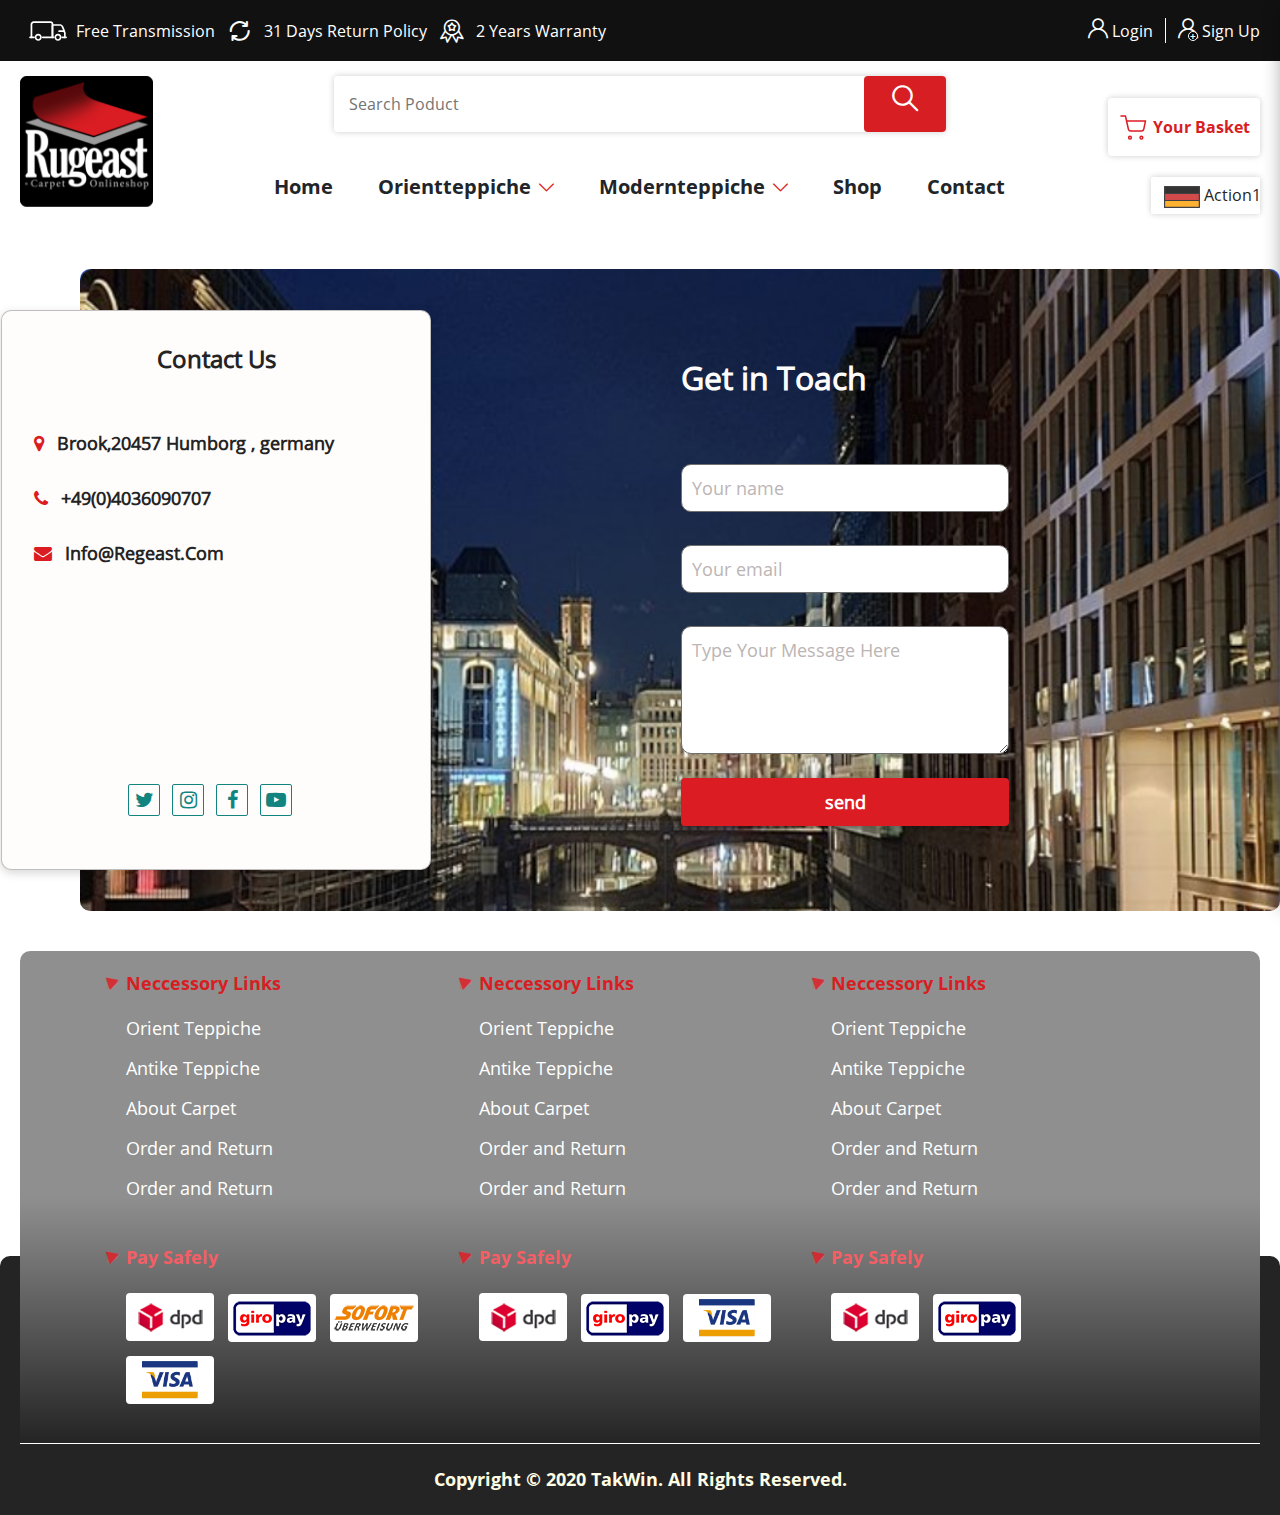
<file: contact.html>
<!DOCTYPE html>
<html lang="en">

<head>
    <meta charset="UTF-8">
    <meta name="viewport" content="width=device-width, initial-scale=1.0">
    <title>contact</title>
    <link rel="stylesheet" href="assets/css/bootstrap.min.css">
    <link rel="stylesheet" href="https://stackpath.bootstrapcdn.com/font-awesome/4.7.0/css/font-awesome.min.css">
    <script src="assets/js/custom.js"></script>
    <script src="https://code.jquery.com/jquery-3.2.1.slim.min.js" integrity="sha384-KJ3o2DKtIkvYIK3UENzmM7KCkRr/rE9/Qpg6aAZGJwFDMVNA/GpGFF93hXpG5KkN" crossorigin="anonymous"></script>
    <script src="https://cdnjs.cloudflare.com/ajax/libs/popper.js/1.12.9/umd/popper.min.js" integrity="sha384-ApNbgh9B+Y1QKtv3Rn7W3mgPxhU9K/ScQsAP7hUibX39j7fakFPskvXusvfa0b4Q" crossorigin="anonymous"></script>
    <script src="https://maxcdn.bootstrapcdn.com/bootstrap/4.0.0/js/bootstrap.min.js" integrity="sha384-JZR6Spejh4U02d8jOt6vLEHfe/JQGiRRSQQxSfFWpi1MquVdAyjUar5+76PVCmYl" crossorigin="anonymous"></script>

    <link rel="stylesheet" href="style.css">
</head>

<body>

    <main>
        <div id="header">
            <div class="head-top">
                <div class="container">
                    <div class="d-flex justify-content-between flex-wrap">
                        <div class="head-top-left d-flex">
                            <div class="head-item">
                                <i class="icon-trasmission"></i>
                                <span>Free Transmission</span>
                            </div>
                            <div class="head-item">
                                <i class="icon-return"></i>
                                <span>31 Days Return Policy</span>
                            </div>
                            <div class="head-item">
                                <i class="icon-warranty"></i>
                                <span>2 Years Warranty</span>
                            </div>
                        </div>
                        <div class="head-top-right d-flex align-items-center">
                            <div class="heade-item-r">
                                <i class="icon-user"></i>
                                Login
                            </div>
                            <div class="heade-item-r">
                                <i class="icon-user icon-user-plus"></i>
                                Sign Up
                            </div>
                        </div>
                    </div>
                </div>
            </div>
            <div class="head-bottom">
                <div class="container">
                    <div class="row">
                        <div class="col-lg-2 col-5 order-1 order-lg-1">
                            <a href=""><img src="assets/img/logo.png" alt=""></a>
                        </div>
                        <div class="col-lg-8 order-3 order-lg-2">
                            <div class="search">
                                <form action="" class="search-form">
                                    <input type="text" placeholder="Search Poduct">
                                    <button><i class="icon-search"></i></button>
                                </form>
                            </div>
                            <div class="menu d-none d-lg-flex">
                                <ul class="main-menu">
                                    <li>
                                        <a href="">Home</a>
                                    </li>
                                    <li class="menu-has-children">
                                        <a href="">Orientteppiche</a>
                                    </li>
                                    <li class="menu-has-children">
                                        <a href="">Modernteppiche</a>
                                    </li>
                                    <li>
                                        <a href="">Shop</a>
                                    </li>
                                    <li>
                                        <a href="">Contact</a>
                                    </li>
                                </ul>
                            </div>
                        </div>
                        <div class="col-lg-2 col-7 order-2 order-lg-3">
                            <div class="d-flex justify-content-lg-end justify-content-between flex-wrap align-items-end h-100">
                                <a href="" class="basket-button"><i class="icon-basket"></i>Your Basket</a>
                                <div class="switcher-flag">
                                    <div class="dropdown">
                                        <div class="btn color-sel dropdown-toggle" href="#" role="button" id="dropdownMenuLink" data-toggle="dropdown" aria-haspopup="true" aria-expanded="false"><img src="assets/img/icon/Flag20.svg" alt=""> <i class="icon-down-arrow"></i> DEU</div>
                                        <div class="dropdown-menu" aria-labelledby="dropdownMenuLink" x-placement="top-start" style="position: absolute; transform: translate3d(0px, -116px, 0px); top: 0px; left: 0px; will-change: transform;">
                                            <span class="dropdown-item"><img src="assets/img/icon/Flag20.svg" alt=""> Action1</span>
                                            <span class="dropdown-item"><img src="assets/img/icon/Flag20.svg" alt=""> Action2</span>
                                            <span class="dropdown-item"><img src="assets/img/icon/Flag20.svg" alt=""> Action3</span>
                                        </div>
                                    </div>
                                </div>
                                <div class="menu-mobile d-lg-none"><i class="icon-menu"></i></div>
                            </div>
                        </div>
                    </div>
                </div>
            </div>
        </div>
        <section id="contactwrap">
            <section id="contactbox" class="container d-flex">
                <div id="contact-data">
                    <div>
                        <div id="contact-title">Contact Us</div>
                        <p><i class="fa fa-map-marker" aria-hidden="true"></i>Brook,20457 Humborg , germany</p>
                        <p><i class="fa fa-phone" aria-hidden="true"></i>+49(0)4036090707</p>
                        <p><i class="fa fa-envelope" aria-hidden="true"></i>Info@Regeast.Com</p>
                    </div>
                    <ul id="contact-media" class="d-flex">
                        <li class="d-flex"><a href=""><i class="fa fa-twitter" aria-hidden="true"></i></a></li>
                        <li class="d-flex"><a href=""><i class="fa fa-instagram" aria-hidden="true"></i></a></li>
                        <li class="d-flex"><a href=""><i class="fa fa-facebook" aria-hidden="true"></i></a></li>
                        <li class="d-flex"><a href=""><i class="fa fa-youtube-play" aria-hidden="true"></i></a></li>

                    </ul>
                </div>
                <div id="contact-form">
                    <form action="" class="d-flex">
                        <p>Get in Toach</p>
                        <input type="text" placeholder="Your name">
                        <input type="email" placeholder="Your email">
                        <textarea placeholder="Type Your Message Here"></textarea>
                        <button>send</button>
                    </form>
                </div>
            </section>

        </section>
        <footer class="footer-main">
            <div class="container">
                <div class="footer-wrapper">
                    <div class="row">
                        <div class="col-11 col-lg-10 mx-auto">
                            <div class="row">
                                <div class="col-sm-6 col-lg-4 mb-5 mb-lg-0">
                                    <div class="footer-menu">
                                        <h4 class="footer-title"><i class="icon-point"><span class="path1"></span><span class="path2"></span></i>Neccessory Links</h4>
                                        <ul>
                                            <li><a href="">Orient Teppiche</a></li>
                                            <li><a href="">Antike Teppiche</a></li>
                                            <li><a href="">About Carpet</a></li>
                                            <li><a href="">Order and Return</a></li>
                                            <li><a href="">Order and Return</a></li>
                                        </ul>
                                    </div>
                                    <div class="footer-pay">
                                        <h4 class="footer-title2"><i class="icon-point"><span class="path1"></span><span class="path2"></span></i>Pay Safely</h4>
                                        <a href=""><img src="assets/img/Dpd.png" alt=""></a>
                                        <a href=""><img src="assets/img/giro.png" alt=""></a>
                                        <a href=""><img src="assets/img/sofort.png" alt=""></a>
                                        <a href=""><img src="assets/img/visa.png" alt=""></a>
                                    </div>
                                </div>
                                <div class="col-sm-6 col-lg-4 mb-5 mb-lg-0">
                                    <div class="footer-menu">
                                        <h4 class="footer-title"><i class="icon-point"><span class="path1"></span><span class="path2"></span></i>Neccessory Links</h4>
                                        <ul>
                                            <li><a href="">Orient Teppiche</a></li>
                                            <li><a href="">Antike Teppiche</a></li>
                                            <li><a href="">About Carpet</a></li>
                                            <li><a href="">Order and Return</a></li>
                                            <li><a href="">Order and Return</a></li>
                                        </ul>
                                    </div>
                                    <div class="footer-pay">
                                        <h4 class="footer-title2"><i class="icon-point"><span class="path1"></span><span class="path2"></span></i>Pay Safely</h4>
                                        <a href=""><img src="assets/img/Dpd.png" alt=""></a>
                                        <a href=""><img src="assets/img/giro.png" alt=""></a>
                                        <a href=""><img src="assets/img/visa.png" alt=""></a>
                                    </div>
                                </div>
                                <div class="col-lg-4 mb-5 mb-md-0">
                                    <div class="footer-menu">
                                        <h4 class="footer-title"><i class="icon-point"><span class="path1"></span><span class="path2"></span></i>Neccessory Links</h4>
                                        <ul>
                                            <li><a href="">Orient Teppiche</a></li>
                                            <li><a href="">Antike Teppiche</a></li>
                                            <li><a href="">About Carpet</a></li>
                                            <li><a href="">Order and Return</a></li>
                                            <li><a href="">Order and Return</a></li>
                                        </ul>
                                    </div>
                                    <div class="footer-pay">
                                        <h4 class="footer-title2"><i class="icon-point"><span class="path1"></span><span class="path2"></span></i>Pay Safely</h4>
                                        <a href=""><img src="assets/img/Dpd.png" alt=""></a>
                                        <a href=""><img src="assets/img/giro.png" alt=""></a>
                                    </div>
                                </div>
                            </div>
                        </div>
                    </div>
                </div>
                <div class="copy-right">
                    <p class="text-center">Copyright © 2020 TakWin. All Rights Reserved.</p>
                </div>
            </div>
        </footer>
        <div id="mask"></div>
        <div id="menumobile">
            <div class="title-mm">
                <img src="assets/img/logo.png" alt="">
                <span id="nomenumobile"><i class="icon-close"></i></span>
            </div>
            <div class="main-mm">
                <ul>
                    <li>
                        <a href="">Home</a>
                    </li>
                    <li class="menu-has-children">
                        <a href="">Orientteppiche</a>
                    </li>
                    <li class="menu-has-children">
                        <a href="">Modernteppiche</a>
                    </li>
                    <li>
                        <a href="">Shop</a>
                    </li>
                    <li>
                        <a href="">Contact</a>
                    </li>
                </ul>
            </div>
        </div>
    </main>
    <script src="assets/js/jQuery.js"></script>
    <script src="assets/js/owl.carousel.min.js"></script>
    <script src="assets/js/custom.js"></script>
    <script>
        data1 = $(".switcher-flag .dropdown-item:nth-of-type(1)").html()
        $(".switcher-flag .dropdown .btn").html(data1)
        $(".switcher-flag .dropdown-item").click(function() {

            var data = $(this).html()

            $(".switcher-flag .dropdown .btn").html(data)
            $(".switcher-flag .dropdown .btn").removeClass("color-sel")

        })

    </script>
</body>

</html>
</file>
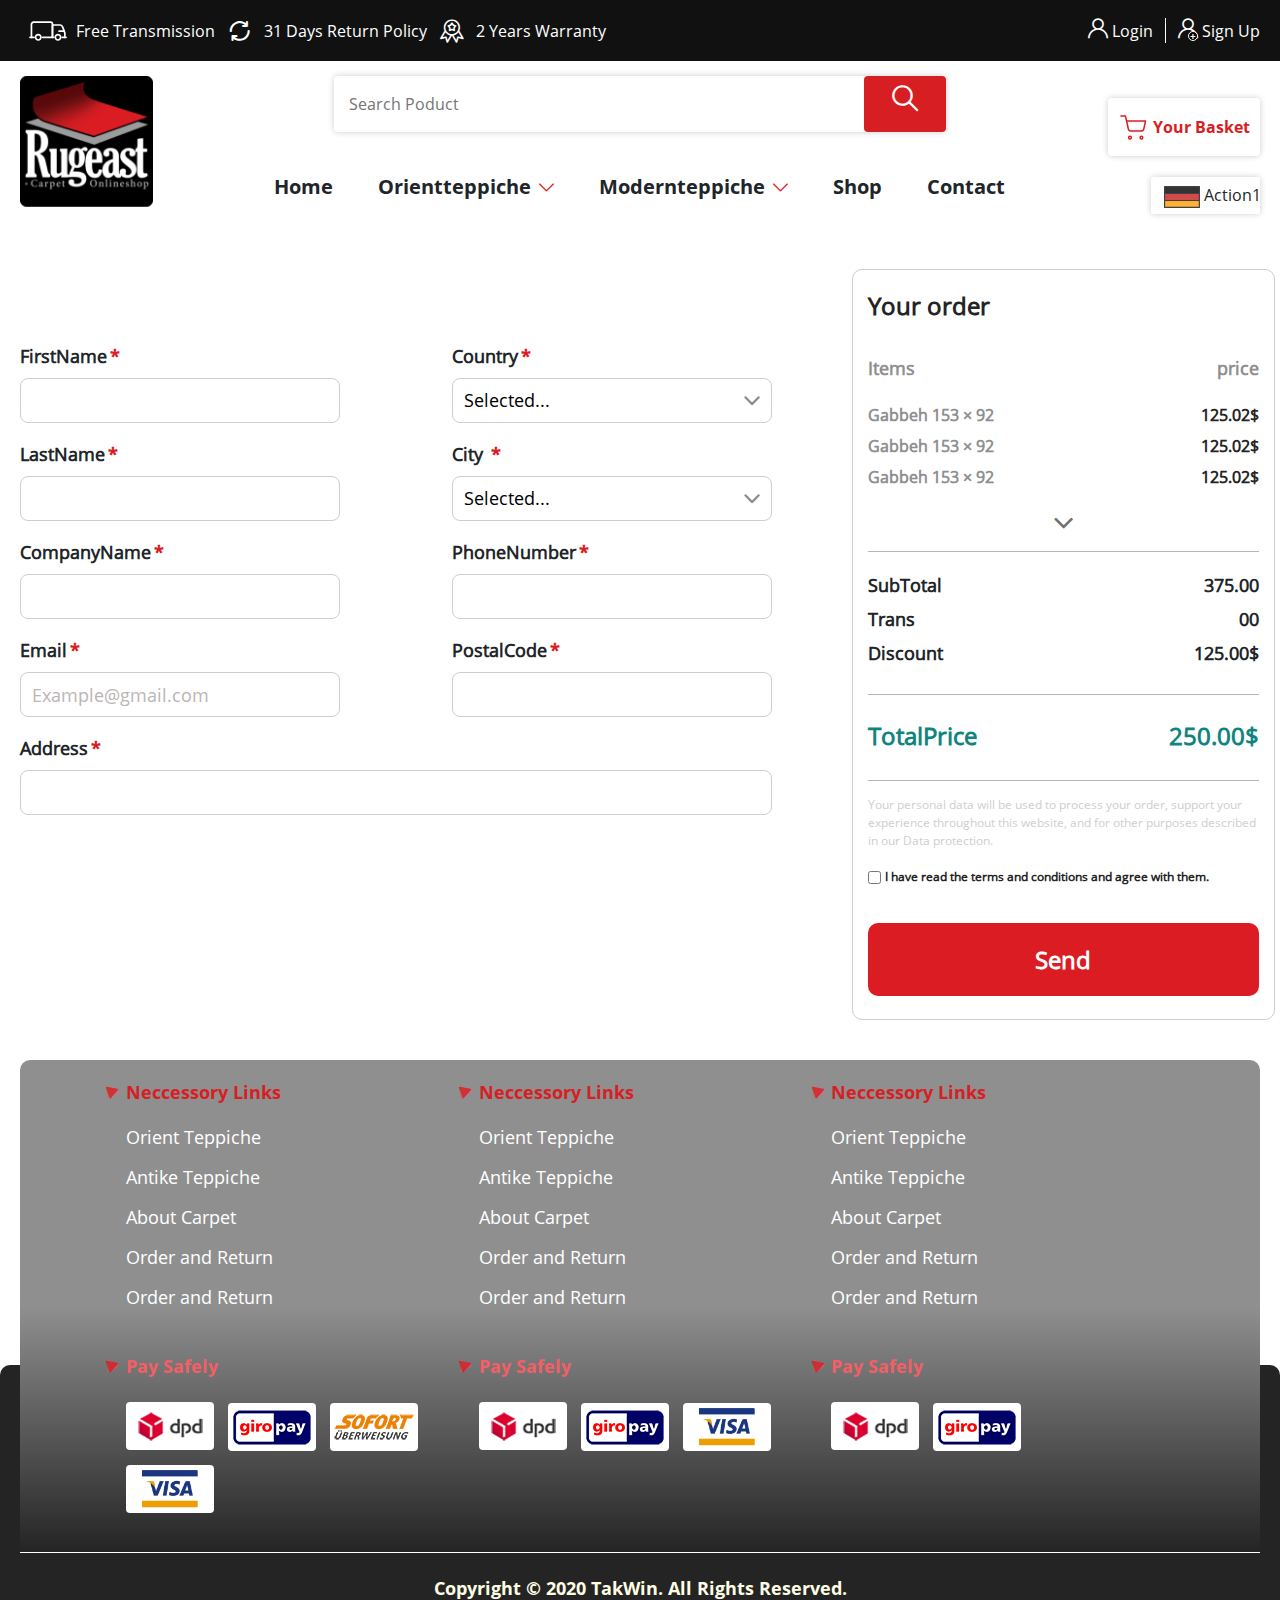
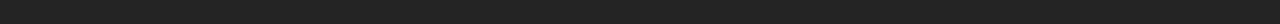
<file: information.html>
<!DOCTYPE html>
<html lang="en">

<head>
    <meta charset="UTF-8">
    <title>information</title>
    <link rel="stylesheet" href="assets/css/bootstrap.min.css">
    <link rel="stylesheet" href="https://stackpath.bootstrapcdn.com/font-awesome/4.7.0/css/font-awesome.min.css">
    <link rel="stylesheet" href="style.css">
    <script src="https://code.jquery.com/jquery-3.2.1.slim.min.js" integrity="sha384-KJ3o2DKtIkvYIK3UENzmM7KCkRr/rE9/Qpg6aAZGJwFDMVNA/GpGFF93hXpG5KkN" crossorigin="anonymous"></script>
    <script src="https://cdnjs.cloudflare.com/ajax/libs/popper.js/1.12.9/umd/popper.min.js" integrity="sha384-ApNbgh9B+Y1QKtv3Rn7W3mgPxhU9K/ScQsAP7hUibX39j7fakFPskvXusvfa0b4Q" crossorigin="anonymous"></script>
    <script src="https://maxcdn.bootstrapcdn.com/bootstrap/4.0.0/js/bootstrap.min.js" integrity="sha384-JZR6Spejh4U02d8jOt6vLEHfe/JQGiRRSQQxSfFWpi1MquVdAyjUar5+76PVCmYl" crossorigin="anonymous"></script>
    <meta name="viewport" content="width=device-width, initial-scale=1.0">
    <link rel="stylesheet" href="assets/css/owl.carousel.min.css">
    <link rel="stylesheet" href="assets/css/owl.theme.default.min.css">
</head>

<body>
    <main>
        <div id="header">
            <div class="head-top">
                <div class="container">
                    <div class="d-flex justify-content-between flex-wrap">
                        <div class="head-top-left d-flex">
                            <div class="head-item">
                                <i class="icon-trasmission"></i>
                                <span>Free Transmission</span>
                            </div>
                            <div class="head-item">
                                <i class="icon-return"></i>
                                <span>31 Days Return Policy</span>
                            </div>
                            <div class="head-item">
                                <i class="icon-warranty"></i>
                                <span>2 Years Warranty</span>
                            </div>
                        </div>
                        <div class="head-top-right d-flex align-items-center">
                            <div class="heade-item-r">
                                <i class="icon-user"></i>
                                Login
                            </div>
                            <div class="heade-item-r">
                                <i class="icon-user icon-user-plus"></i>
                                Sign Up
                            </div>
                        </div>
                    </div>
                </div>
            </div>
            <div class="head-bottom">
                <div class="container">
                    <div class="row">
                        <div class="col-lg-2 col-5 order-1 order-lg-1">
                            <a href=""><img src="assets/img/logo.png" alt=""></a>
                        </div>
                        <div class="col-lg-8 order-3 order-lg-2">
                            <div class="search">
                                <form action="" class="search-form">
                                    <input type="text" placeholder="Search Poduct">
                                    <button><i class="icon-search"></i></button>
                                </form>
                            </div>
                            <div class="menu d-none d-lg-flex">
                                <ul class="main-menu">
                                    <li>
                                        <a href="">Home</a>
                                    </li>
                                    <li class="menu-has-children">
                                        <a href="">Orientteppiche</a>
                                    </li>
                                    <li class="menu-has-children">
                                        <a href="">Modernteppiche</a>
                                    </li>
                                    <li>
                                        <a href="">Shop</a>
                                    </li>
                                    <li>
                                        <a href="">Contact</a>
                                    </li>
                                </ul>
                            </div>
                        </div>
                        <div class="col-lg-2 col-7 order-2 order-lg-3">
                            <div class="d-flex justify-content-lg-end justify-content-between flex-wrap align-items-end h-100">
                                <a href="" class="basket-button"><i class="icon-basket"></i>Your Basket</a>
                                <div class="switcher-flag">
                                    <div class="dropdown">
                                        <div class="btn color-sel dropdown-toggle" href="#" role="button" id="dropdownMenuLink" data-toggle="dropdown" aria-haspopup="true" aria-expanded="false"><img src="assets/img/icon/Flag20.svg" alt=""> <i class="icon-down-arrow"></i> DEU</div>
                                        <div class="dropdown-menu" aria-labelledby="dropdownMenuLink" x-placement="top-start" style="position: absolute; transform: translate3d(0px, -116px, 0px); top: 0px; left: 0px; will-change: transform;">
                                            <span class="dropdown-item"><img src="assets/img/icon/Flag20.svg" alt=""> Action1</span>
                                            <span class="dropdown-item"><img src="assets/img/icon/Flag20.svg" alt=""> Action2</span>
                                            <span class="dropdown-item"><img src="assets/img/icon/Flag20.svg" alt=""> Action3</span>
                                        </div>
                                    </div>
                                </div>
                                <div class="menu-mobile d-lg-none"><i class="icon-menu"></i></div>
                            </div>
                        </div>
                    </div>
                </div>
            </div>
        </div>
        <section class="container customerdata-wrap">
            <form action="">
                <div class="row">
                    <div class="col-md-8">
                        <div class="row customer-info">
                            <div class="col-md-6"><label for="">FirstName<span class="impt">*</span></label><input type="text"></div>
                            <div class="col-md-6 d-right"><label for="">Country<span class="impt">*</span></label>
                                <div class="selectwrap">
                                    <span class="selarrow"><i class="fa fa-angle-down" aria-hidden="true"></i></span>
                                    <select class="mdb-select md-form">
                                        <option value="" disabled selected>Selected...</option>
                                        <option value="1">Option 1</option>
                                        <option value="2">Option 2</option>
                                        <option value="3">Option 3</option>
                                    </select>
                                </div>
                            </div>
                            <div class="col-md-6"><label for="">LastName<span class="impt">*</span></label><input type="text"></div>
                            <div class="col-md-6 d-right"><label for="">City <span class="impt">*</span></label>
                                <div class="selectwrap">
                                    <span class="selarrow"><i class="fa fa-angle-down" aria-hidden="true"></i></span>
                                    <select class="mdb-select md-form">

                                        <option value="" disabled selected>Selected...</option>
                                        <option value="1">Option 1</option>
                                        <option value="2">Option 2</option>
                                        <option value="3">Option 3</option>
                                    </select>
                                </div>
                            </div>
                            <div class="col-md-6"><label for="">CompanyName<span class="impt">*</span></label><input type="text"></div>
                            <div class="col-md-6 d-right"><label for="">PhoneNumber<span class="impt">*</span></label><input type="text"></div>
                            <div class="col-md-6"><label for="">Email<span class="impt">*</span></label><input type="text" placeholder="Example@gmail.com"></div>
                            <div class="col-md-6 d-right"><label for="">PostalCode<span class="impt">*</span></label><input type="text"></div>
                            <div class="col-md-12"><label for="">Address<span class="impt">*</span></label><input type="text"></div>
                        </div>
                    </div>
                    <div class="col-md-4 customerorder-wrap">
                        <div class="customerorder">
                            <p class="customerorder-top">Your order</p>
                            <div class="f-line customerorder-title">
                                <span>Items</span>
                                <span>price</span>
                            </div>
                            <div class="f-line ">
                                <span class="customerorderitem">Gabbeh 153 × 92</span><span class="customerorderprice">125.02$</span>
                            </div>
                            <div class="f-line">
                                <span class="customerorderitem">Gabbeh 153 × 92</span><span class="customerorderprice">125.02$</span>
                            </div>
                            <div class="f-line">
                                <span class="customerorderitem">Gabbeh 153 × 92</span><span class="customerorderprice">125.02$</span>
                            </div>
                            <div class="order-clk"><i class="fa fa-angle-down" aria-hidden="true"></i></div>
                            <div class="customerorder-detail">
                                <div class="f-line"><span>SubTotal</span><span>375.00</span></div>
                                <div class="f-line"><span>Trans</span><span>00</span></div>
                                <div class="f-line"><span>Discount</span><span>125.00$</span></div>
                            </div>
                            <div class="f-line customerorder-total"><span>TotalPrice</span> <span>250.00$</span></div>
                            <p class="customerrules">Your personal data will be used to process your order, support
                                your experience throughout this website, and for other
                                purposes described in our Data protection. </p>
                            <div class="rulescheck"><input type="checkbox"><label for="">I have read the terms and conditions and agree with them.</label></div>
                            <button class="customerinfo-btn">Send</button>
                        </div>
                    </div>
                </div>
            </form>

        </section>
        <footer class="footer-main">
            <div class="container">
                <div class="footer-wrapper">
                    <div class="row">
                        <div class="col-11 col-lg-10 mx-auto">
                            <div class="row">
                                <div class="col-sm-6 col-lg-4 mb-5 mb-lg-0">
                                    <div class="footer-menu">
                                        <h4 class="footer-title"><i class="icon-point"><span class="path1"></span><span class="path2"></span></i>Neccessory Links</h4>
                                        <ul>
                                            <li><a href="">Orient Teppiche</a></li>
                                            <li><a href="">Antike Teppiche</a></li>
                                            <li><a href="">About Carpet</a></li>
                                            <li><a href="">Order and Return</a></li>
                                            <li><a href="">Order and Return</a></li>
                                        </ul>
                                    </div>
                                    <div class="footer-pay">
                                        <h4 class="footer-title2"><i class="icon-point"><span class="path1"></span><span class="path2"></span></i>Pay Safely</h4>
                                        <a href=""><img src="assets/img/Dpd.png" alt=""></a>
                                        <a href=""><img src="assets/img/giro.png" alt=""></a>
                                        <a href=""><img src="assets/img/sofort.png" alt=""></a>
                                        <a href=""><img src="assets/img/visa.png" alt=""></a>
                                    </div>
                                </div>
                                <div class="col-sm-6 col-lg-4 mb-5 mb-lg-0">
                                    <div class="footer-menu">
                                        <h4 class="footer-title"><i class="icon-point"><span class="path1"></span><span class="path2"></span></i>Neccessory Links</h4>
                                        <ul>
                                            <li><a href="">Orient Teppiche</a></li>
                                            <li><a href="">Antike Teppiche</a></li>
                                            <li><a href="">About Carpet</a></li>
                                            <li><a href="">Order and Return</a></li>
                                            <li><a href="">Order and Return</a></li>
                                        </ul>
                                    </div>
                                    <div class="footer-pay">
                                        <h4 class="footer-title2"><i class="icon-point"><span class="path1"></span><span class="path2"></span></i>Pay Safely</h4>
                                        <a href=""><img src="assets/img/Dpd.png" alt=""></a>
                                        <a href=""><img src="assets/img/giro.png" alt=""></a>
                                        <a href=""><img src="assets/img/visa.png" alt=""></a>
                                    </div>
                                </div>
                                <div class="col-lg-4 mb-5 mb-md-0">
                                    <div class="footer-menu">
                                        <h4 class="footer-title"><i class="icon-point"><span class="path1"></span><span class="path2"></span></i>Neccessory Links</h4>
                                        <ul>
                                            <li><a href="">Orient Teppiche</a></li>
                                            <li><a href="">Antike Teppiche</a></li>
                                            <li><a href="">About Carpet</a></li>
                                            <li><a href="">Order and Return</a></li>
                                            <li><a href="">Order and Return</a></li>
                                        </ul>
                                    </div>
                                    <div class="footer-pay">
                                        <h4 class="footer-title2"><i class="icon-point"><span class="path1"></span><span class="path2"></span></i>Pay Safely</h4>
                                        <a href=""><img src="assets/img/Dpd.png" alt=""></a>
                                        <a href=""><img src="assets/img/giro.png" alt=""></a>
                                    </div>
                                </div>
                            </div>
                        </div>
                    </div>
                </div>
                <div class="copy-right">
                    <p class="text-center">Copyright © 2020 TakWin. All Rights Reserved.</p>
                </div>
            </div>
        </footer>
    </main>
    <script src="assets/js/jQuery.js"></script>
    <script src="assets/js/owl.carousel.min.js"></script>
    <script src="assets/js/custom.js"></script>
    <script>
        data1 = $(".switcher-flag .dropdown-item:nth-of-type(1)").html()
        $(".switcher-flag .dropdown .btn").html(data1)
        $(".switcher-flag .dropdown-item").click(function() {

            var data = $(this).html()

            $(".switcher-flag .dropdown .btn").html(data)
            $(".switcher-flag .dropdown .btn").removeClass("color-sel")

        })
        $(document).ready(function(){
  $(".menu-mobile").click(function (e) {
            e.preventDefault();
            $("#mask").addClass('br-none');
            $("#menumobile").addClass("come-menumobile");
        });
        $("#mask").click(function () {
            $(this).removeClass('br-none');
            $("#menumobile").removeClass("come-menumobile");
            $(".sub-menu").removeClass("come-submenu");
        });
        $("#nomenumobile").click(function () {
            $("#mask").removeClass('br-none');
            $("#menumobile").removeClass("come-menumobile");
            $(".sub-menu").removeClass("come-submenu");
        });
        $("#menumobile .main-mm ul > .menu-item-has-children > a").append("<span class='childer'><i></i></span>");
        $("#menumobile .sub-menu").prepend("<div class='title-sub-head'><span class='sub-closer float-left'><i></i></span><strong class='float-right title-subcome'>بازگشت</strong></div>");
        $("#menumobile .sub-closer").click(function () {
            $(this).parent().parent().removeClass('come-submenu');
        });
        $("#menumobile .childer").click(function (e) {
            e.preventDefault();
            var textmenu = $(this).parent().text();
            $(this).parent().next().addClass('come-submenu');
            $(this).parent().next().find('.title-sub-head').find('.title-subcome').html(textmenu);
        });
});

    </script>
</body>

</html>
</file>
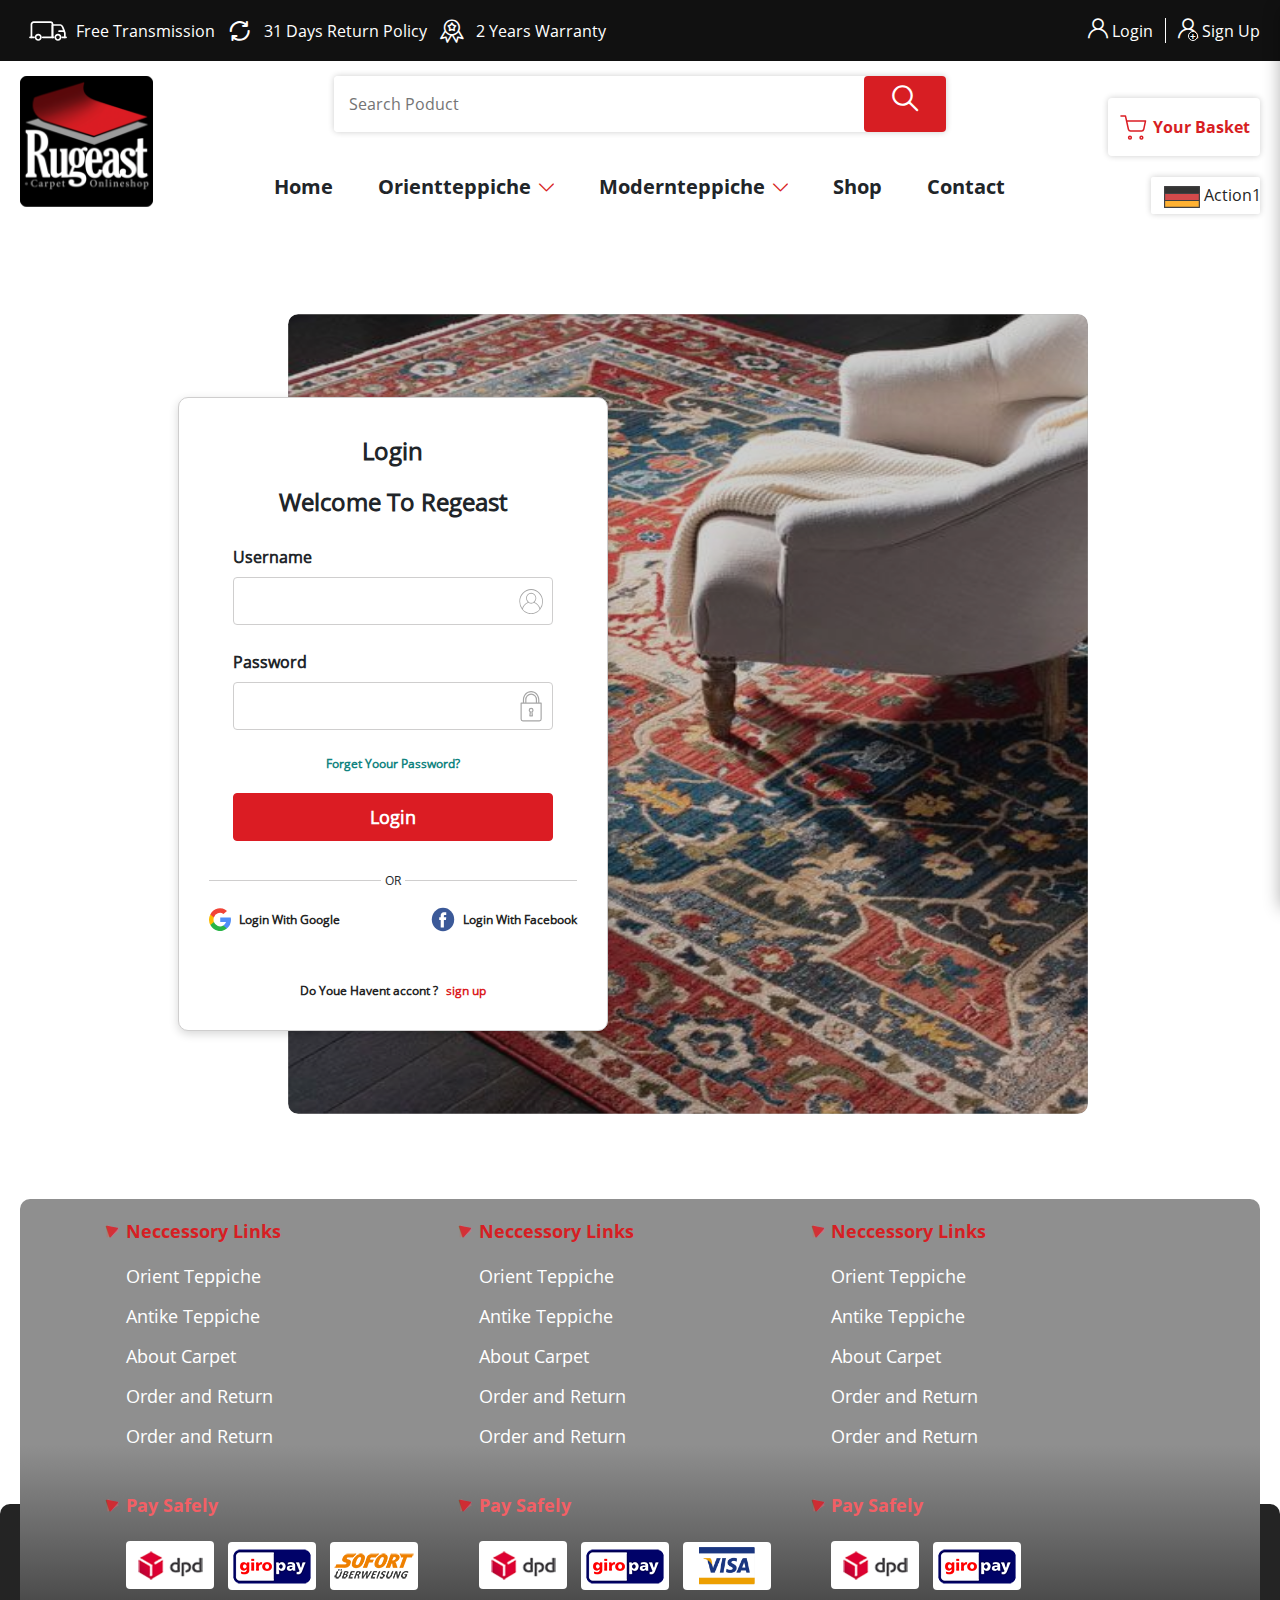
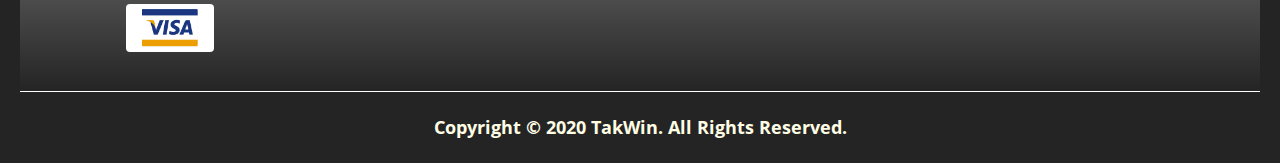
<file: login.html>
<!DOCTYPE html>
<html lang="en">

<head>
    <meta charset="UTF-8">
    <meta name="viewport" content="width=device-width, initial-scale=1.0">
    <title>login</title>
    <script src="assets/js/jQuery.js"></script>
    <script src="assets/js/custom.js"></script>
    <script src="https://code.jquery.com/jquery-3.2.1.slim.min.js" integrity="sha384-KJ3o2DKtIkvYIK3UENzmM7KCkRr/rE9/Qpg6aAZGJwFDMVNA/GpGFF93hXpG5KkN" crossorigin="anonymous"></script>
    <script src="https://cdnjs.cloudflare.com/ajax/libs/popper.js/1.12.9/umd/popper.min.js" integrity="sha384-ApNbgh9B+Y1QKtv3Rn7W3mgPxhU9K/ScQsAP7hUibX39j7fakFPskvXusvfa0b4Q" crossorigin="anonymous"></script>
    <script src="https://maxcdn.bootstrapcdn.com/bootstrap/4.0.0/js/bootstrap.min.js" integrity="sha384-JZR6Spejh4U02d8jOt6vLEHfe/JQGiRRSQQxSfFWpi1MquVdAyjUar5+76PVCmYl" crossorigin="anonymous"></script>
    <link rel="stylesheet" href="assets/css/bootstrap.min.css">
    <link rel="stylesheet" href="style.css">
</head>

<body>

    <main>
        <div id="header">
            <div class="head-top">
                <div class="container">
                    <div class="d-flex justify-content-between flex-wrap">
                        <div class="head-top-left d-flex">
                            <div class="head-item">
                                <i class="icon-trasmission"></i>
                                <span>Free Transmission</span>
                            </div>
                            <div class="head-item">
                                <i class="icon-return"></i>
                                <span>31 Days Return Policy</span>
                            </div>
                            <div class="head-item">
                                <i class="icon-warranty"></i>
                                <span>2 Years Warranty</span>
                            </div>
                        </div>
                        <div class="head-top-right d-flex align-items-center">
                            <div class="heade-item-r">
                                <i class="icon-user"></i>
                                Login
                            </div>
                            <div class="heade-item-r">
                                <i class="icon-user icon-user-plus"></i>
                                Sign Up
                            </div>
                        </div>
                    </div>
                </div>
            </div>
            <div class="head-bottom">
                <div class="container">
                    <div class="row">
                        <div class="col-lg-2 col-5 order-1 order-lg-1">
                            <a href=""><img src="assets/img/logo.png" alt=""></a>
                        </div>
                        <div class="col-lg-8 order-3 order-lg-2">
                            <div class="search">
                                <form action="" class="search-form">
                                    <input type="text" placeholder="Search Poduct">
                                    <button><i class="icon-search"></i></button>
                                </form>
                            </div>
                            <div class="menu d-none d-lg-flex">
                                <ul class="main-menu">
                                    <li>
                                        <a href="">Home</a>
                                    </li>
                                    <li class="menu-has-children">
                                        <a href="">Orientteppiche</a>
                                    </li>
                                    <li class="menu-has-children">
                                        <a href="">Modernteppiche</a>
                                    </li>
                                    <li>
                                        <a href="">Shop</a>
                                    </li>
                                    <li>
                                        <a href="">Contact</a>
                                    </li>
                                </ul>
                            </div>
                        </div>
                        <div class="col-lg-2 col-7 order-2 order-lg-3">
                            <div class="d-flex justify-content-lg-end justify-content-between flex-wrap align-items-end h-100">
                                <a href="" class="basket-button"><i class="icon-basket"></i>Your Basket</a>
                                <div class="switcher-flag">
                                    <div class="dropdown">
                                        <div class="btn color-sel dropdown-toggle" href="#" role="button" id="dropdownMenuLink" data-toggle="dropdown" aria-haspopup="true" aria-expanded="false"><img src="assets/img/icon/Flag20.svg" alt=""> <i class="icon-down-arrow"></i> DEU</div>
                                        <div class="dropdown-menu" aria-labelledby="dropdownMenuLink" x-placement="top-start" style="position: absolute; transform: translate3d(0px, -116px, 0px); top: 0px; left: 0px; will-change: transform;">
                                            <span class="dropdown-item"><img src="assets/img/icon/Flag20.svg" alt=""> Action1</span>
                                            <span class="dropdown-item"><img src="assets/img/icon/Flag20.svg" alt=""> Action2</span>
                                            <span class="dropdown-item"><img src="assets/img/icon/Flag20.svg" alt=""> Action3</span>
                                        </div>
                                    </div>
                                </div>
                                <div class="menu-mobile d-lg-none"><i class="icon-menu"></i></div>
                            </div>
                        </div>
                    </div>
                </div>
            </div>
        </div>
        <div id="loginwrap">
            <div id="loginbox">
                <div id="formlogin">
                    <form action="">
                        <p class="formtop-l">Login</p>
                        <p class="formtop-l">Welcome To Regeast</p>
                        <label for="username-l">Username</label>

                        <div class="form-p">
                            <img src="assets/img/icon/user-icon.svg" alt="">
                            <input type="text" id="username-l">
                        </div>

                        <label for="password-l">Password</label>
                        <div class="form-p">
                            <img src="assets/img/icon/pass-icon.svg" alt="">
                            <input id="password-l" type="password">
                        </div>
                        <a href="" class="forgetpass">Forget Yoour Password?</a>
                        <button>Login</button>
                    </form>
                    <div id="orpart"></div>
                    <div class="loginlinks">
                        <a href=""><img src="assets/img/icon/google-icon.svg" alt="google-icon">Login With Google</a>
                        <a href=""><img src="assets/img/icon/facebook-icon.svg" alt="facebook-icon">Login With Facebook</a>
                    </div>
                    <p id="signuplink">Do Youe Havent accont ? <a href="">sign up</a></p>
                </div>
            </div>
        </div>
        <footer class="footer-main">
            <div class="container">
                <div class="footer-wrapper">
                    <div class="row">
                        <div class="col-11 col-lg-10 mx-auto">
                            <div class="row">
                                <div class="col-sm-6 col-lg-4 mb-5 mb-lg-0">
                                    <div class="footer-menu">
                                        <h4 class="footer-title"><i class="icon-point"><span class="path1"></span><span class="path2"></span></i>Neccessory Links</h4>
                                        <ul>
                                            <li><a href="">Orient Teppiche</a></li>
                                            <li><a href="">Antike Teppiche</a></li>
                                            <li><a href="">About Carpet</a></li>
                                            <li><a href="">Order and Return</a></li>
                                            <li><a href="">Order and Return</a></li>
                                        </ul>
                                    </div>
                                    <div class="footer-pay">
                                        <h4 class="footer-title2"><i class="icon-point"><span class="path1"></span><span class="path2"></span></i>Pay Safely</h4>
                                        <a href=""><img src="assets/img/Dpd.png" alt=""></a>
                                        <a href=""><img src="assets/img/giro.png" alt=""></a>
                                        <a href=""><img src="assets/img/sofort.png" alt=""></a>
                                        <a href=""><img src="assets/img/visa.png" alt=""></a>
                                    </div>
                                </div>
                                <div class="col-sm-6 col-lg-4 mb-5 mb-lg-0">
                                    <div class="footer-menu">
                                        <h4 class="footer-title"><i class="icon-point"><span class="path1"></span><span class="path2"></span></i>Neccessory Links</h4>
                                        <ul>
                                            <li><a href="">Orient Teppiche</a></li>
                                            <li><a href="">Antike Teppiche</a></li>
                                            <li><a href="">About Carpet</a></li>
                                            <li><a href="">Order and Return</a></li>
                                            <li><a href="">Order and Return</a></li>
                                        </ul>
                                    </div>
                                    <div class="footer-pay">
                                        <h4 class="footer-title2"><i class="icon-point"><span class="path1"></span><span class="path2"></span></i>Pay Safely</h4>
                                        <a href=""><img src="assets/img/Dpd.png" alt=""></a>
                                        <a href=""><img src="assets/img/giro.png" alt=""></a>
                                        <a href=""><img src="assets/img/visa.png" alt=""></a>
                                    </div>
                                </div>
                                <div class="col-lg-4 mb-5 mb-md-0">
                                    <div class="footer-menu">
                                        <h4 class="footer-title"><i class="icon-point"><span class="path1"></span><span class="path2"></span></i>Neccessory Links</h4>
                                        <ul>
                                            <li><a href="">Orient Teppiche</a></li>
                                            <li><a href="">Antike Teppiche</a></li>
                                            <li><a href="">About Carpet</a></li>
                                            <li><a href="">Order and Return</a></li>
                                            <li><a href="">Order and Return</a></li>
                                        </ul>
                                    </div>
                                    <div class="footer-pay">
                                        <h4 class="footer-title2"><i class="icon-point"><span class="path1"></span><span class="path2"></span></i>Pay Safely</h4>
                                        <a href=""><img src="assets/img/Dpd.png" alt=""></a>
                                        <a href=""><img src="assets/img/giro.png" alt=""></a>
                                    </div>
                                </div>
                            </div>
                        </div>
                    </div>
                </div>
                <div class="copy-right">
                    <p class="text-center">Copyright © 2020 TakWin. All Rights Reserved.</p>
                </div>
            </div>
        </footer>
        <div id="mask"></div>
        <div id="menumobile">
            <div class="title-mm">
                <img src="assets/img/logo.png" alt="">
                <span id="nomenumobile"><i class="icon-close"></i></span>
            </div>
            <div class="main-mm">
                <ul>
                    <li>
                        <a href="">Home</a>
                    </li>
                    <li class="menu-has-children">
                        <a href="">Orientteppiche</a>
                    </li>
                    <li class="menu-has-children">
                        <a href="">Modernteppiche</a>
                    </li>
                    <li>
                        <a href="">Shop</a>
                    </li>
                    <li>
                        <a href="">Contact</a>
                    </li>
                </ul>
            </div>
        </div>
    </main>
    <script src="assets/js/jQuery.js"></script>
    <script src="assets/js/owl.carousel.min.js"></script>
    <script src="assets/js/custom.js"></script>
    <script>
        data1 = $(".switcher-flag .dropdown-item:nth-of-type(1)").html()
        $(".switcher-flag .dropdown .btn").html(data1)
        $(".switcher-flag .dropdown-item").click(function() {

            var data = $(this).html()

            $(".switcher-flag .dropdown .btn").html(data)
            $(".switcher-flag .dropdown .btn").removeClass("color-sel")

        })

    </script>
</body>

</html>
</file>
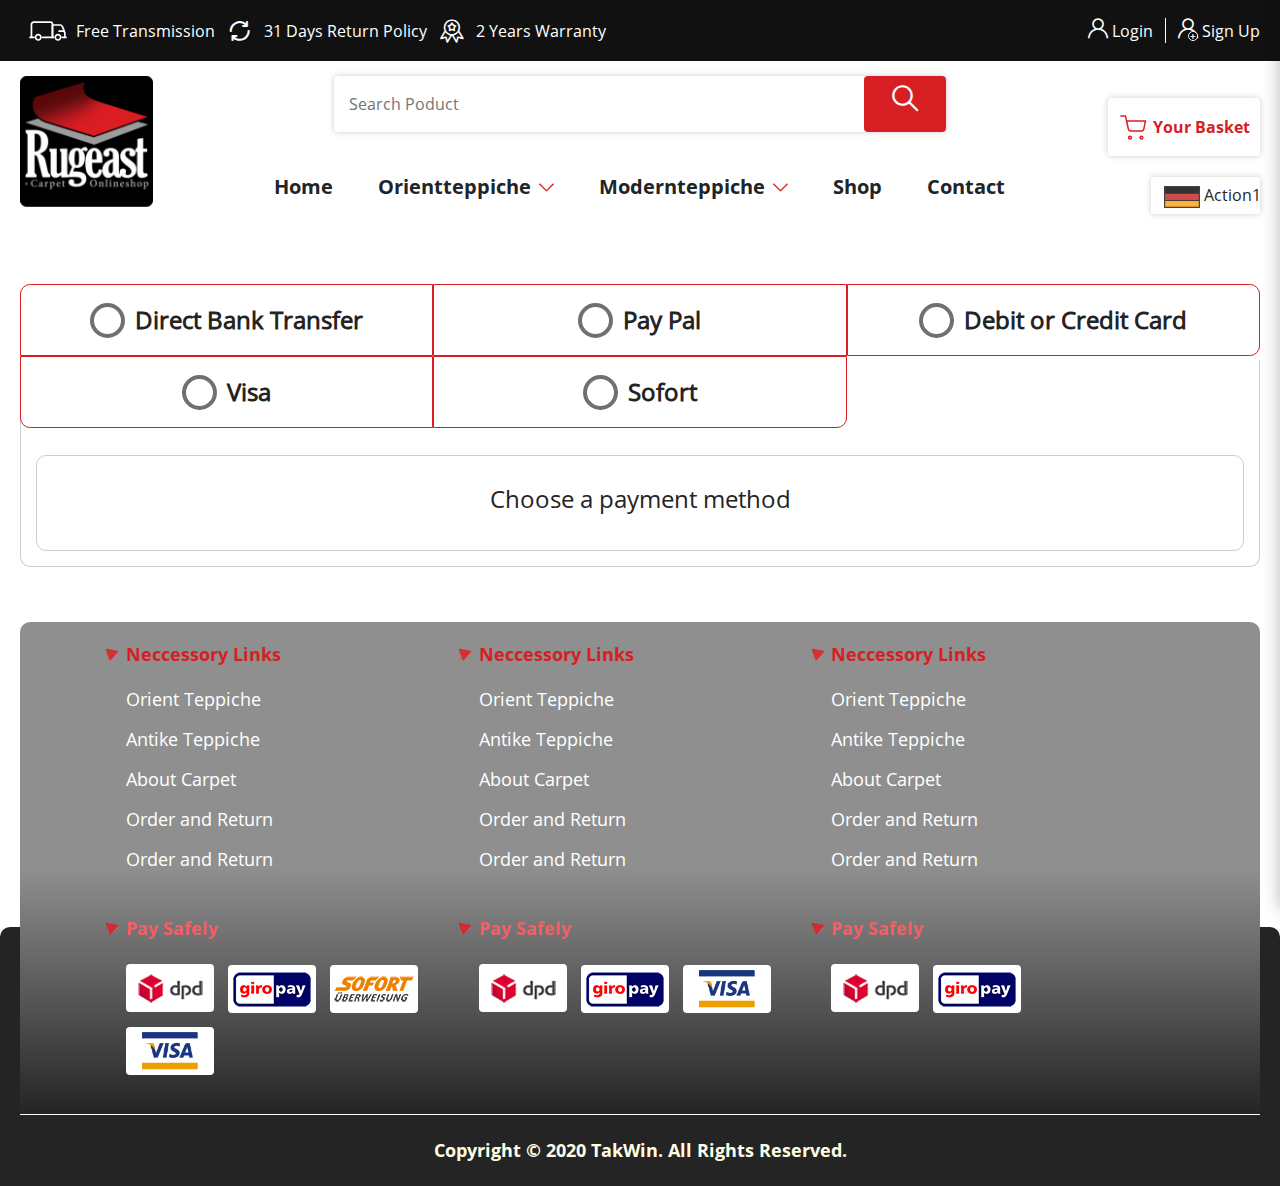
<file: payment-method0.html>
<!DOCTYPE html>
<html lang="en">

<head>
    <meta charset="UTF-8">
    <title>pament-1</title>
    <link rel="stylesheet" href="assets/css/bootstrap.min.css">
    <meta name="viewport" content="width=device-width, initial-scale=1.0">
    <link rel="stylesheet" href="https://stackpath.bootstrapcdn.com/font-awesome/4.7.0/css/font-awesome.min.css">
    <script src="https://code.jquery.com/jquery-3.2.1.slim.min.js" integrity="sha384-KJ3o2DKtIkvYIK3UENzmM7KCkRr/rE9/Qpg6aAZGJwFDMVNA/GpGFF93hXpG5KkN" crossorigin="anonymous"></script>
    <script src="https://cdnjs.cloudflare.com/ajax/libs/popper.js/1.12.9/umd/popper.min.js" integrity="sha384-ApNbgh9B+Y1QKtv3Rn7W3mgPxhU9K/ScQsAP7hUibX39j7fakFPskvXusvfa0b4Q" crossorigin="anonymous"></script>
    <script src="https://maxcdn.bootstrapcdn.com/bootstrap/4.0.0/js/bootstrap.min.js" integrity="sha384-JZR6Spejh4U02d8jOt6vLEHfe/JQGiRRSQQxSfFWpi1MquVdAyjUar5+76PVCmYl" crossorigin="anonymous"></script>
    <link rel="stylesheet" href="style.css">


</head>

<body>
    <main>
        <div id="header">
            <div class="head-top">
                <div class="container">
                    <div class="d-flex justify-content-between flex-wrap">
                        <div class="head-top-left d-flex">
                            <div class="head-item">
                                <i class="icon-trasmission"></i>
                                <span>Free Transmission</span>
                            </div>
                            <div class="head-item">
                                <i class="icon-return"></i>
                                <span>31 Days Return Policy</span>
                            </div>
                            <div class="head-item">
                                <i class="icon-warranty"></i>
                                <span>2 Years Warranty</span>
                            </div>
                        </div>
                        <div class="head-top-right d-flex align-items-center">
                            <div class="heade-item-r">
                                <i class="icon-user"></i>
                                Login
                            </div>
                            <div class="heade-item-r">
                                <i class="icon-user icon-user-plus"></i>
                                Sign Up
                            </div>
                        </div>
                    </div>
                </div>
            </div>
            <div class="head-bottom">
                <div class="container">
                    <div class="row">
                        <div class="col-lg-2 col-5 order-1 order-lg-1">
                            <a href=""><img src="assets/img/logo.png" alt=""></a>
                        </div>
                        <div class="col-lg-8 order-3 order-lg-2">
                            <div class="search">
                                <form action="" class="search-form">
                                    <input type="text" placeholder="Search Poduct">
                                    <button><i class="icon-search"></i></button>
                                </form>
                            </div>
                            <div class="menu d-none d-lg-flex">
                                <ul class="main-menu">
                                    <li>
                                        <a href="">Home</a>
                                    </li>
                                    <li class="menu-has-children">
                                        <a href="">Orientteppiche</a>
                                    </li>
                                    <li class="menu-has-children">
                                        <a href="">Modernteppiche</a>
                                    </li>
                                    <li>
                                        <a href="">Shop</a>
                                    </li>
                                    <li>
                                        <a href="">Contact</a>
                                    </li>
                                </ul>
                            </div>
                        </div>
                        <div class="col-lg-2 col-7 order-2 order-lg-3">
                            <div class="d-flex justify-content-lg-end justify-content-between flex-wrap align-items-end h-100">
                                <a href="" class="basket-button"><i class="icon-basket"></i>Your Basket</a>
                                <div class="switcher-flag">
                                    <div class="dropdown">
                                        <div class="btn color-sel dropdown-toggle" href="#" role="button" id="dropdownMenuLink" data-toggle="dropdown" aria-haspopup="true" aria-expanded="false"><img src="assets/img/icon/Flag20.svg" alt=""> <i class="icon-down-arrow"></i> DEU</div>
                                        <div class="dropdown-menu" aria-labelledby="dropdownMenuLink" x-placement="top-start" style="position: absolute; transform: translate3d(0px, -116px, 0px); top: 0px; left: 0px; will-change: transform;">
                                            <span class="dropdown-item"><img src="assets/img/icon/Flag20.svg" alt=""> Action1</span>
                                            <span class="dropdown-item"><img src="assets/img/icon/Flag20.svg" alt=""> Action2</span>
                                            <span class="dropdown-item"><img src="assets/img/icon/Flag20.svg" alt=""> Action3</span>
                                        </div>
                                    </div>
                                </div>
                                <div class="menu-mobile d-lg-none"><i class="icon-menu"></i></div>
                            </div>
                        </div>
                    </div>
                </div>
            </div>
        </div>
        <section class="container paymentbox">
            <ul class="nav nav-pills mb-3 row pill0" id="pills-tab" role="tablist">

                <li class="nav-item col-md-4">
                    <a class="nav-link" id="payment-tab1" data-toggle="pill" href="#payment1" role="tab" aria-controls="pills-home" aria-selected="false"><span class="tabcircle"></span>Direct Bank Transfer</a>
                </li>
                <li class="nav-item col-md-4">
                    <a class="nav-link" id="payment-tab2" data-toggle="pill" href="#payment2" role="tab" aria-controls="pills-profile" aria-selected="false"><span class="tabcircle"></span>Pay Pal</a>
                </li>
                <li class="nav-item col-md-4">
                    <a class="nav-link" id="payment-tab3" data-toggle="pill" href="#payment3" role="tab" aria-controls="pills-contact" aria-selected="false"><span class="tabcircle"></span>Debit or Credit Card</a>
                </li>



                <li class="nav-item col-md-4">
                    <a class="nav-link" id="payment-tab4" data-toggle="pill" href="#payment4" role="tab" aria-controls="pills-profile" aria-selected="false"><span class="tabcircle"></span>Visa</a>
                </li>
                <li class="nav-item col-md-4">
                    <a class="nav-link" id="payment-tab5" data-toggle="pill" href="#payment5" role="tab" aria-controls="pills-contact" aria-selected="false"><span class="tabcircle"></span>Sofort</a>
                </li>


            </ul>
            <div class="tab-content content22" id="pills-tabContent">
                <div class="tab-pane fade " id="payment1" role="tabpanel" aria-labelledby="pills-home-tab">
                    <div class="successpay">
                        <img src="assets/img/icon/tick-inside-circle.svg" alt="">
                        <p>Success</p>
                        <p>Transaction Completed</p>
                        <button>OK</button>
                    </div>
                </div>
                <div class="tab-pane fade" id="payment2" role="tabpanel" aria-labelledby="pills-profile-tab">
                    <div class="paypalbox">
                        <img src="assets/img/paypal.png" alt="">
                        <p>Pay with PayPal</p>
                        <p>Enter your email or mobile number to get strated</p>
                        <form action="" class="formpaypal">
                            <label>Email or Mobile number</label>
                            <input type="text" placeholder="Email or Mobile number">
                            <button>Next</button>
                        </form>
                    </div>
                </div>


                <div class="tab-pane fade" id="payment3" role="tabpanel" aria-labelledby="pills-contact-tab">
                    <div class="creditbox">
                        <form action="" class="creditform">
                            <div class="row creditform-top">
                                <div class="col-md-6 creditform-card">
                                    <label for="">Card Number</label>
                                    <input type="text" placeholder="Card Number">
                                </div>
                                <div class="col-md-6">
                                    <div class="row">
                                        <div class="col-md-6 creditform-exp">
                                            <label for="">Expires</label>
                                            <input type="text" placeholder="Expires">
                                        </div>
                                        <div class="col-md-6 creditform-csc">
                                            <label for="">Csc</label>
                                            <input type="text" placeholder="Csc">
                                        </div>
                                    </div>
                                </div>
                            </div>
                            <div class="selcountry">
                                <div class="selectwrap selstate">
                                    <span class="selarrow"><i class="fa fa-angle-down" aria-hidden="true"></i></span>
                                    <div class="dropdown show">
                                        <div class="btn color-sel btn-secondary dropdown-toggle" href="#" role="button" id="dropdownMenuLink" data-toggle="dropdown" aria-haspopup="true" aria-expanded="false">

                                        </div>

                                        <div class="dropdown-menu" aria-labelledby="dropdownMenuLink">
                                            <span class="dropdown-item"><img src="assets/img/icon/Flag20.svg" alt=""> Action1</span>
                                            <span class="dropdown-item"><img src="assets/img/icon/Flag20.svg" alt=""> Action2</span>
                                            <span class="dropdown-item"><img src="assets/img/icon/Flag20.svg" alt=""> Action3</span>

                                        </div>
                                    </div>
                                </div>
                            </div>
                            <div class="row namedetail">
                                <div class="col-md-6 firtnamepart">
                                    <label for="">First Name</label>
                                    <input type="text" placeholder="First Name">
                                </div>
                                <div class="col-md-6 lastnamepart">
                                    <label for="">Last Name</label>
                                    <input type="text" placeholder="Last Name">
                                </div>

                            </div>
                            <label for="">Street address</label>
                            <input type="text" placeholder="Street address">
                            <label for="">Apt., ste., bldg.</label>
                            <input type="text" placeholder="Apt., ste., bldg.">
                            <label for="">City</label>
                            <input type="text" placeholder="City">
                            <label for="">State</label>
                            <div class="selectwrap selstate">
                                <span class="selarrow"><i class="fa fa-angle-down" aria-hidden="true"></i></span>
                                <select>
                                    <option value="" disabled selected>State</option>

                                    <option value="2">Option 2</option>
                                    <option value="3">Option 3</option>
                                </select></div>
                            <label for="">Zip Code</label>
                            <input type="text" placeholder="Zip Code">
                            <label for="">Phone number</label>
                            <input type="text" placeholder="Phone number">
                            <label for="">Email</label>
                            <input type="text" placeholder="Email">
                            <div class="creditcheck">
                                <input type="checkbox">
                                <label for="">ship to billing address</label>
                            </div>
                            <button class="creditcard-btn"><img src="assets/img/icon/credit-card.svg" alt=""> Pay Now</button>
                        </form>
                    </div>
                </div>
                <div class="tab-pane fade" id="payment4" role="tabpanel" aria-labelledby="pills-contact-tab"></div>
                <div class="tab-pane fade" id="payment5" role="tabpanel" aria-labelledby="pills-contact-tab"></div>
                <div class="tab-pane fade show active" id="payment0" role="tabpanel" aria-labelledby="pills-contact-tab">
                    <div class="choose-pay">
                        <p>Choose a payment method</p>
                    </div>
                </div>
            </div>
        </section>
        <footer class="footer-main">
            <div class="container">
                <div class="footer-wrapper">
                    <div class="row">
                        <div class="col-11 col-lg-10 mx-auto">
                            <div class="row">
                                <div class="col-sm-6 col-lg-4 mb-5 mb-lg-0">
                                    <div class="footer-menu">
                                        <h4 class="footer-title"><i class="icon-point"><span class="path1"></span><span class="path2"></span></i>Neccessory Links</h4>
                                        <ul>
                                            <li><a href="">Orient Teppiche</a></li>
                                            <li><a href="">Antike Teppiche</a></li>
                                            <li><a href="">About Carpet</a></li>
                                            <li><a href="">Order and Return</a></li>
                                            <li><a href="">Order and Return</a></li>
                                        </ul>
                                    </div>
                                    <div class="footer-pay">
                                        <h4 class="footer-title2"><i class="icon-point"><span class="path1"></span><span class="path2"></span></i>Pay Safely</h4>
                                        <a href=""><img src="assets/img/Dpd.png" alt=""></a>
                                        <a href=""><img src="assets/img/giro.png" alt=""></a>
                                        <a href=""><img src="assets/img/sofort.png" alt=""></a>
                                        <a href=""><img src="assets/img/visa.png" alt=""></a>
                                    </div>
                                </div>
                                <div class="col-sm-6 col-lg-4 mb-5 mb-lg-0">
                                    <div class="footer-menu">
                                        <h4 class="footer-title"><i class="icon-point"><span class="path1"></span><span class="path2"></span></i>Neccessory Links</h4>
                                        <ul>
                                            <li><a href="">Orient Teppiche</a></li>
                                            <li><a href="">Antike Teppiche</a></li>
                                            <li><a href="">About Carpet</a></li>
                                            <li><a href="">Order and Return</a></li>
                                            <li><a href="">Order and Return</a></li>
                                        </ul>
                                    </div>
                                    <div class="footer-pay">
                                        <h4 class="footer-title2"><i class="icon-point"><span class="path1"></span><span class="path2"></span></i>Pay Safely</h4>
                                        <a href=""><img src="assets/img/Dpd.png" alt=""></a>
                                        <a href=""><img src="assets/img/giro.png" alt=""></a>
                                        <a href=""><img src="assets/img/visa.png" alt=""></a>
                                    </div>
                                </div>
                                <div class="col-lg-4 mb-5 mb-md-0">
                                    <div class="footer-menu">
                                        <h4 class="footer-title"><i class="icon-point"><span class="path1"></span><span class="path2"></span></i>Neccessory Links</h4>
                                        <ul>
                                            <li><a href="">Orient Teppiche</a></li>
                                            <li><a href="">Antike Teppiche</a></li>
                                            <li><a href="">About Carpet</a></li>
                                            <li><a href="">Order and Return</a></li>
                                            <li><a href="">Order and Return</a></li>
                                        </ul>
                                    </div>
                                    <div class="footer-pay">
                                        <h4 class="footer-title2"><i class="icon-point"><span class="path1"></span><span class="path2"></span></i>Pay Safely</h4>
                                        <a href=""><img src="assets/img/Dpd.png" alt=""></a>
                                        <a href=""><img src="assets/img/giro.png" alt=""></a>
                                    </div>
                                </div>
                            </div>
                        </div>
                    </div>
                </div>
                <div class="copy-right">
                    <p class="text-center">Copyright © 2020 TakWin. All Rights Reserved.</p>
                </div>
            </div>
        </footer>
        <div id="mask"></div>
        <div id="menumobile">
            <div class="title-mm">
                <img src="assets/img/logo.png" alt="">
                <span id="nomenumobile"><i class="icon-close"></i></span>
            </div>
            <div class="main-mm">
                <ul>
                    <li>
                        <a href="">Home</a>
                    </li>
                    <li class="menu-has-children">
                        <a href="">Orientteppiche</a>
                    </li>
                    <li class="menu-has-children">
                        <a href="">Modernteppiche</a>
                    </li>
                    <li>
                        <a href="">Shop</a>
                    </li>
                    <li>
                        <a href="">Contact</a>
                    </li>
                </ul>
            </div>
        </div>
    </main>
    <script src="assets/js/jQuery.js"></script>
    <script src="assets/js/owl.carousel.min.js"></script>
    <script src="assets/js/custom.js"></script>
    <script>
        data1 = $(".switcher-flag .dropdown-item:nth-of-type(1)").html()
        $(".switcher-flag .dropdown .btn").html(data1)
        $(".switcher-flag .dropdown-item").click(function() {

            var data = $(this).html()

            $(".switcher-flag .dropdown .btn").html(data)
            $(".switcher-flag .dropdown .btn").removeClass("color-sel")

        })


        data2 = $(".creditform .dropdown-item:nth-of-type(1)").html()
        $(".creditform .dropdown .btn").html(data2)
        $(".creditform .dropdown-item").click(function() {

            var data3 = $(this).html()

            $(".creditform .dropdown .btn").html(data3)
            $(".creditform .dropdown .btn").removeClass("color-sel")

        })

    </script>
</body>

</html>
</file>
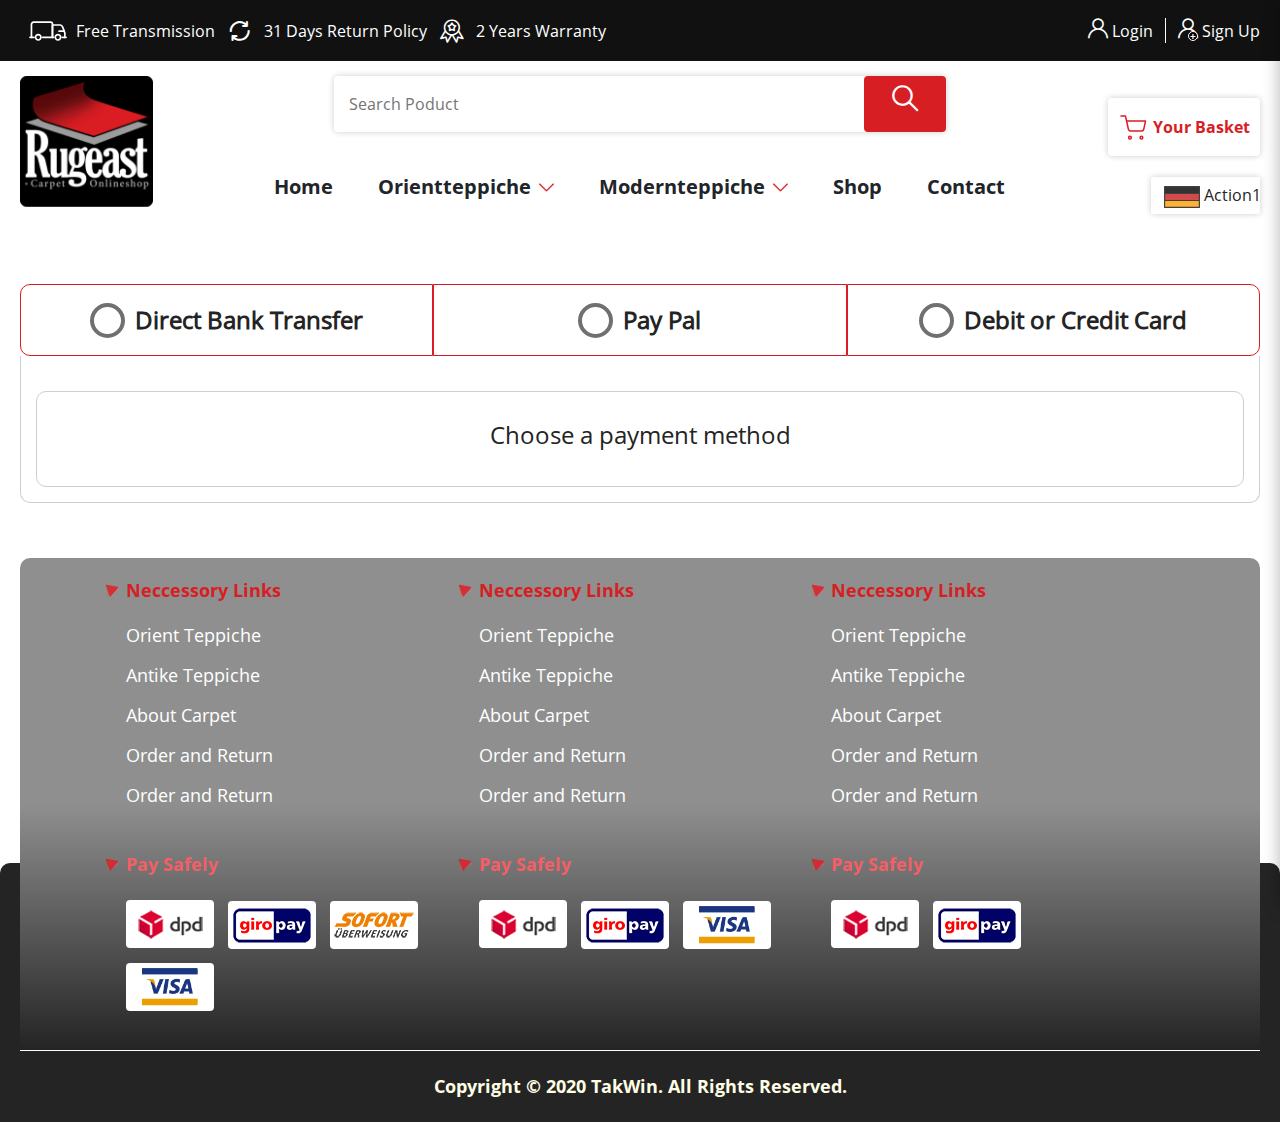
<file: payment-method1.html>
<!DOCTYPE html>
<html lang="en">

<head>
    <meta charset="UTF-8">
    <title>pament-1</title>
    <link rel="stylesheet" href="assets/css/bootstrap.min.css">
    <meta name="viewport" content="width=device-width, initial-scale=1.0">
    <link rel="stylesheet" href="https://stackpath.bootstrapcdn.com/font-awesome/4.7.0/css/font-awesome.min.css">
    <script src="https://code.jquery.com/jquery-3.2.1.slim.min.js" integrity="sha384-KJ3o2DKtIkvYIK3UENzmM7KCkRr/rE9/Qpg6aAZGJwFDMVNA/GpGFF93hXpG5KkN" crossorigin="anonymous"></script>
    <script src="https://cdnjs.cloudflare.com/ajax/libs/popper.js/1.12.9/umd/popper.min.js" integrity="sha384-ApNbgh9B+Y1QKtv3Rn7W3mgPxhU9K/ScQsAP7hUibX39j7fakFPskvXusvfa0b4Q" crossorigin="anonymous"></script>
    <script src="https://maxcdn.bootstrapcdn.com/bootstrap/4.0.0/js/bootstrap.min.js" integrity="sha384-JZR6Spejh4U02d8jOt6vLEHfe/JQGiRRSQQxSfFWpi1MquVdAyjUar5+76PVCmYl" crossorigin="anonymous"></script>
    <link rel="stylesheet" href="style.css">


</head>

<body>
    <main>
        <div id="header">
            <div class="head-top">
                <div class="container">
                    <div class="d-flex justify-content-between flex-wrap">
                        <div class="head-top-left d-flex">
                            <div class="head-item">
                                <i class="icon-trasmission"></i>
                                <span>Free Transmission</span>
                            </div>
                            <div class="head-item">
                                <i class="icon-return"></i>
                                <span>31 Days Return Policy</span>
                            </div>
                            <div class="head-item">
                                <i class="icon-warranty"></i>
                                <span>2 Years Warranty</span>
                            </div>
                        </div>
                        <div class="head-top-right d-flex align-items-center">
                            <div class="heade-item-r">
                                <i class="icon-user"></i>
                                Login
                            </div>
                            <div class="heade-item-r">
                                <i class="icon-user icon-user-plus"></i>
                                Sign Up
                            </div>
                        </div>
                    </div>
                </div>
            </div>
            <div class="head-bottom">
                <div class="container">
                    <div class="row">
                        <div class="col-lg-2 col-5 order-1 order-lg-1">
                            <a href=""><img src="assets/img/logo.png" alt=""></a>
                        </div>
                        <div class="col-lg-8 order-3 order-lg-2">
                            <div class="search">
                                <form action="" class="search-form">
                                    <input type="text" placeholder="Search Poduct">
                                    <button><i class="icon-search"></i></button>
                                </form>
                            </div>
                            <div class="menu d-none d-lg-flex">
                                <ul class="main-menu">
                                    <li>
                                        <a href="">Home</a>
                                    </li>
                                    <li class="menu-has-children">
                                        <a href="">Orientteppiche</a>
                                    </li>
                                    <li class="menu-has-children">
                                        <a href="">Modernteppiche</a>
                                    </li>
                                    <li>
                                        <a href="">Shop</a>
                                    </li>
                                    <li>
                                        <a href="">Contact</a>
                                    </li>
                                </ul>
                            </div>
                        </div>
                        <div class="col-lg-2 col-7 order-2 order-lg-3">
                            <div class="d-flex justify-content-lg-end justify-content-between flex-wrap align-items-end h-100">
                                <a href="" class="basket-button"><i class="icon-basket"></i>Your Basket</a>
                                <div class="switcher-flag">
                                    <div class="dropdown">
                                        <div class="btn color-sel dropdown-toggle" href="#" role="button" id="dropdownMenuLink" data-toggle="dropdown" aria-haspopup="true" aria-expanded="false"><img src="assets/img/icon/Flag20.svg" alt=""> <i class="icon-down-arrow"></i> DEU</div>
                                        <div class="dropdown-menu" aria-labelledby="dropdownMenuLink" x-placement="top-start" style="position: absolute; transform: translate3d(0px, -116px, 0px); top: 0px; left: 0px; will-change: transform;">
                                            <span class="dropdown-item"><img src="assets/img/icon/Flag20.svg" alt=""> Action1</span>
                                            <span class="dropdown-item"><img src="assets/img/icon/Flag20.svg" alt=""> Action2</span>
                                            <span class="dropdown-item"><img src="assets/img/icon/Flag20.svg" alt=""> Action3</span>
                                        </div>
                                    </div>
                                </div>
                                <div class="menu-mobile d-lg-none"><i class="icon-menu"></i></div>
                            </div>
                        </div>
                    </div>
                </div>
            </div>
        </div>
        <section class="container paymentbox ">
            <ul class="nav nav-pills mb-3 row pill1" id="pills-tab" role="tablist">
                <li class="nav-item col-md-4">
                    <a class="nav-link" id="payment-tab1" data-toggle="pill" href="#payment1" role="tab" aria-controls="pills-home" aria-selected="false"><span class="tabcircle"></span>Direct Bank Transfer</a>
                </li>
                <li class="nav-item col-md-4">
                    <a class="nav-link" id="payment-tab2" data-toggle="pill" href="#payment2" role="tab" aria-controls="pills-profile" aria-selected="false"><span class="tabcircle"></span>Pay Pal</a>
                </li>
                <li class="nav-item col-md-4">
                    <a class="nav-link" id="payment-tab3" data-toggle="pill" href="#payment3" role="tab" aria-controls="pills-contact" aria-selected="false"><span class="tabcircle"></span>Debit or Credit Card</a>
                </li>
            </ul>
            <div class="tab-content" id="pills-tabContent">
                <div class="tab-pane fade " id="payment1" role="tabpanel" aria-labelledby="pills-home-tab">
                    <div class="successpay">
                        <img src="assets/img/icon/tick-inside-circle.svg" alt="">
                        <p>Success</p>
                        <p>Transaction Completed</p>
                        <button>OK</button>
                    </div>
                </div>
                <div class="tab-pane fade" id="payment2" role="tabpanel" aria-labelledby="pills-profile-tab">
                    <div class="paypalbox">
                        <img src="assets/img/paypal.png" alt="">
                        <p>Pay with PayPal</p>
                        <p>Enter your email or mobile number to get strated</p>
                        <form action="" class="formpaypal">
                            <label>Email or Mobile number</label>
                            <input type="text" placeholder="Email or Mobile number">
                            <button>Next</button>
                        </form>
                    </div>
                </div>
                <div class="tab-pane fade" id="payment3" role="tabpanel" aria-labelledby="pills-contact-tab">
                    <div class="creditbox">
                        <form action="" class="creditform">
                            <div class="row creditform-top">
                                <div class="col-md-6 creditform-card">
                                    <label for="">Card Number</label>
                                    <input type="text" placeholder="Card Number">
                                </div>
                                <div class="col-md-6">
                                    <div class="row">
                                        <div class="col-md-6 creditform-exp">
                                            <label for="">Expires</label>
                                            <input type="text" placeholder="Expires">
                                        </div>
                                        <div class="col-md-6 creditform-csc">
                                            <label for="">Csc</label>
                                            <input type="text" placeholder="Csc">
                                        </div>
                                    </div>
                                </div>
                            </div>
                            <div class="selcountry">
                                <div class="selectwrap selstate">
                                    <span class="selarrow"><i class="fa fa-angle-down" aria-hidden="true"></i></span>
                                    <div class="dropdown show">
                                        <div class="btn color-sel btn-secondary dropdown-toggle" href="#" role="button" id="dropdownMenuLink" data-toggle="dropdown" aria-haspopup="true" aria-expanded="false">

                                        </div>

                                        <div class="dropdown-menu" aria-labelledby="dropdownMenuLink">
                                            <span class="dropdown-item"><img src="assets/img/icon/Flag20.svg" alt=""> Action1</span>
                                            <span class="dropdown-item"><img src="assets/img/icon/Flag20.svg" alt=""> Action2</span>
                                            <span class="dropdown-item"><img src="assets/img/icon/Flag20.svg" alt=""> Action3</span>

                                        </div>
                                    </div>
                                </div>
                            </div>
                            <div class="row namedetail">
                                <div class="col-md-6 firtnamepart">
                                    <label for="">First Name</label>
                                    <input type="text" placeholder="First Name">
                                </div>
                                <div class="col-md-6 lastnamepart">
                                    <label for="">Last Name</label>
                                    <input type="text" placeholder="Last Name">
                                </div>

                            </div>
                            <label for="">Street address</label>
                            <input type="text" placeholder="Street address">
                            <label for="">Apt., ste., bldg.</label>
                            <input type="text" placeholder="Apt., ste., bldg.">
                            <label for="">City</label>
                            <input type="text" placeholder="City">
                            <label for="">State</label>
                            <div class="selectwrap selstate">
                                <span class="selarrow"><i class="fa fa-angle-down" aria-hidden="true"></i></span>
                                <select>
                                    <option value="" disabled selected>State</option>

                                    <option value="2">Option 2</option>
                                    <option value="3">Option 3</option>
                                </select></div>
                            <label for="">Zip Code</label>
                            <input type="text" placeholder="Zip Code">
                            <label for="">Phone number</label>
                            <input type="text" placeholder="Phone number">
                            <label for="">Email</label>
                            <input type="text" placeholder="Email">
                            <div class="creditcheck">
                                <input type="checkbox">
                                <label for="">ship to billing address</label>
                            </div>
                            <button class="creditcard-btn"><img src="assets/img/icon/credit-card.svg" alt=""> Pay Now</button>
                        </form>
                    </div>
                </div>
                <div class="tab-pane fade show active" id="payment0" role="tabpanel" aria-labelledby="pills-contact-tab">
                    <div class="choose-pay">
                        <p>Choose a payment method</p>
                    </div>
                </div>
            </div>
        </section>
        <footer class="footer-main">
            <div class="container">
                <div class="footer-wrapper">
                    <div class="row">
                        <div class="col-11 col-lg-10 mx-auto">
                            <div class="row">
                                <div class="col-sm-6 col-lg-4 mb-5 mb-lg-0">
                                    <div class="footer-menu">
                                        <h4 class="footer-title"><i class="icon-point"><span class="path1"></span><span class="path2"></span></i>Neccessory Links</h4>
                                        <ul>
                                            <li><a href="">Orient Teppiche</a></li>
                                            <li><a href="">Antike Teppiche</a></li>
                                            <li><a href="">About Carpet</a></li>
                                            <li><a href="">Order and Return</a></li>
                                            <li><a href="">Order and Return</a></li>
                                        </ul>
                                    </div>
                                    <div class="footer-pay">
                                        <h4 class="footer-title2"><i class="icon-point"><span class="path1"></span><span class="path2"></span></i>Pay Safely</h4>
                                        <a href=""><img src="assets/img/Dpd.png" alt=""></a>
                                        <a href=""><img src="assets/img/giro.png" alt=""></a>
                                        <a href=""><img src="assets/img/sofort.png" alt=""></a>
                                        <a href=""><img src="assets/img/visa.png" alt=""></a>
                                    </div>
                                </div>
                                <div class="col-sm-6 col-lg-4 mb-5 mb-lg-0">
                                    <div class="footer-menu">
                                        <h4 class="footer-title"><i class="icon-point"><span class="path1"></span><span class="path2"></span></i>Neccessory Links</h4>
                                        <ul>
                                            <li><a href="">Orient Teppiche</a></li>
                                            <li><a href="">Antike Teppiche</a></li>
                                            <li><a href="">About Carpet</a></li>
                                            <li><a href="">Order and Return</a></li>
                                            <li><a href="">Order and Return</a></li>
                                        </ul>
                                    </div>
                                    <div class="footer-pay">
                                        <h4 class="footer-title2"><i class="icon-point"><span class="path1"></span><span class="path2"></span></i>Pay Safely</h4>
                                        <a href=""><img src="assets/img/Dpd.png" alt=""></a>
                                        <a href=""><img src="assets/img/giro.png" alt=""></a>
                                        <a href=""><img src="assets/img/visa.png" alt=""></a>
                                    </div>
                                </div>
                                <div class="col-lg-4 mb-5 mb-md-0">
                                    <div class="footer-menu">
                                        <h4 class="footer-title"><i class="icon-point"><span class="path1"></span><span class="path2"></span></i>Neccessory Links</h4>
                                        <ul>
                                            <li><a href="">Orient Teppiche</a></li>
                                            <li><a href="">Antike Teppiche</a></li>
                                            <li><a href="">About Carpet</a></li>
                                            <li><a href="">Order and Return</a></li>
                                            <li><a href="">Order and Return</a></li>
                                        </ul>
                                    </div>
                                    <div class="footer-pay">
                                        <h4 class="footer-title2"><i class="icon-point"><span class="path1"></span><span class="path2"></span></i>Pay Safely</h4>
                                        <a href=""><img src="assets/img/Dpd.png" alt=""></a>
                                        <a href=""><img src="assets/img/giro.png" alt=""></a>
                                    </div>
                                </div>
                            </div>
                        </div>
                    </div>
                </div>
                <div class="copy-right">
                    <p class="text-center">Copyright © 2020 TakWin. All Rights Reserved.</p>
                </div>
            </div>
        </footer>
        <div id="mask"></div>
        <div id="menumobile">
            <div class="title-mm">
                <img src="assets/img/logo.png" alt="">
                <span id="nomenumobile"><i class="icon-close"></i></span>
            </div>
            <div class="main-mm">
                <ul>
                    <li>
                        <a href="">Home</a>
                    </li>
                    <li class="menu-has-children">
                        <a href="">Orientteppiche</a>
                    </li>
                    <li class="menu-has-children">
                        <a href="">Modernteppiche</a>
                    </li>
                    <li>
                        <a href="">Shop</a>
                    </li>
                    <li>
                        <a href="">Contact</a>
                    </li>
                </ul>
            </div>
        </div>
    </main>
    <script src="assets/js/jQuery.js"></script>
    <script src="assets/js/owl.carousel.min.js"></script>
    <script src="assets/js/custom.js"></script>
    <script>
        data1 = $(".switcher-flag .dropdown-item:nth-of-type(1)").html()
        $(".switcher-flag .dropdown .btn").html(data1)
        $(".switcher-flag .dropdown-item").click(function() {

            var data = $(this).html()

            $(".switcher-flag .dropdown .btn").html(data)
            $(".switcher-flag .dropdown .btn").removeClass("color-sel")

        })


        data2 = $(".creditform .dropdown-item:nth-of-type(1)").html()
        $(".creditform .dropdown .btn").html(data2)
        $(".creditform .dropdown-item").click(function() {

            var data3 = $(this).html()

            $(".creditform .dropdown .btn").html(data3)
            $(".creditform .dropdown .btn").removeClass("color-sel")

        })

    </script>
</body>

</html>
</file>
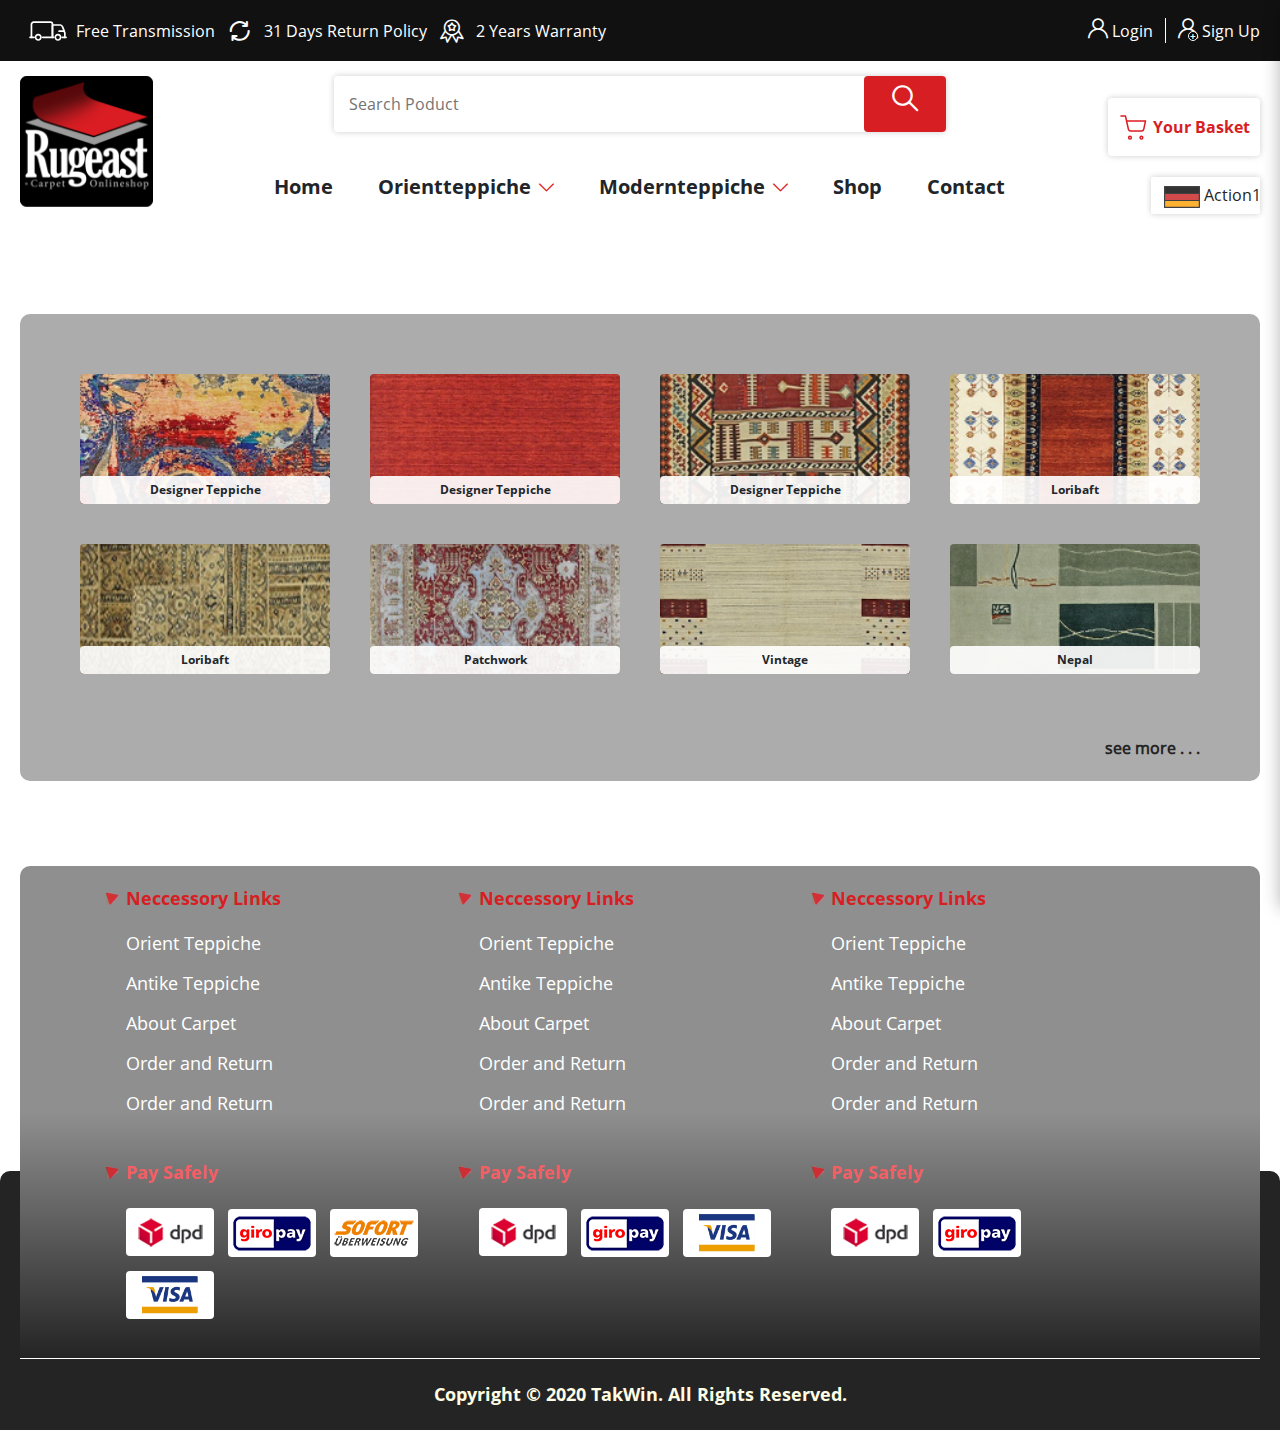
<file: regest-menu.html>
<!DOCTYPE html>
<html lang="en">

<head>
    <meta charset="UTF-8">
    <meta name="viewport" content="width=device-width, initial-scale=1.0">
    <title>regest-menu</title>
    <script src="https://code.jquery.com/jquery-3.2.1.slim.min.js" integrity="sha384-KJ3o2DKtIkvYIK3UENzmM7KCkRr/rE9/Qpg6aAZGJwFDMVNA/GpGFF93hXpG5KkN" crossorigin="anonymous"></script>
    <script src="https://cdnjs.cloudflare.com/ajax/libs/popper.js/1.12.9/umd/popper.min.js" integrity="sha384-ApNbgh9B+Y1QKtv3Rn7W3mgPxhU9K/ScQsAP7hUibX39j7fakFPskvXusvfa0b4Q" crossorigin="anonymous"></script>
    <script src="https://maxcdn.bootstrapcdn.com/bootstrap/4.0.0/js/bootstrap.min.js" integrity="sha384-JZR6Spejh4U02d8jOt6vLEHfe/JQGiRRSQQxSfFWpi1MquVdAyjUar5+76PVCmYl" crossorigin="anonymous"></script>
    <link rel="stylesheet" href="assets/css/bootstrap.min.css">
    <link rel="stylesheet" href="style.css">
    <style>

    </style>
</head>

<body>
    <main>
        <div id="header">
            <div class="head-top">
                <div class="container">
                    <div class="d-flex justify-content-between flex-wrap">
                        <div class="head-top-left d-flex">
                            <div class="head-item">
                                <i class="icon-trasmission"></i>
                                <span>Free Transmission</span>
                            </div>
                            <div class="head-item">
                                <i class="icon-return"></i>
                                <span>31 Days Return Policy</span>
                            </div>
                            <div class="head-item">
                                <i class="icon-warranty"></i>
                                <span>2 Years Warranty</span>
                            </div>
                        </div>
                        <div class="head-top-right d-flex align-items-center">
                            <div class="heade-item-r">
                                <i class="icon-user"></i>
                                Login
                            </div>
                            <div class="heade-item-r">
                                <i class="icon-user icon-user-plus"></i>
                                Sign Up
                            </div>
                        </div>
                    </div>
                </div>
            </div>
            <div class="head-bottom">
                <div class="container">
                    <div class="row">
                        <div class="col-lg-2 col-5 order-1 order-lg-1">
                            <a href=""><img src="assets/img/logo.png" alt=""></a>
                        </div>
                        <div class="col-lg-8 order-3 order-lg-2">
                            <div class="search">
                                <form action="" class="search-form">
                                    <input type="text" placeholder="Search Poduct">
                                    <button><i class="icon-search"></i></button>
                                </form>
                            </div>
                            <div class="menu d-none d-lg-flex">
                                <ul class="main-menu">
                                    <li>
                                        <a href="">Home</a>
                                    </li>
                                    <li class="menu-has-children">
                                        <a href="">Orientteppiche</a>
                                    </li>
                                    <li class="menu-has-children">
                                        <a href="">Modernteppiche</a>
                                    </li>
                                    <li>
                                        <a href="">Shop</a>
                                    </li>
                                    <li>
                                        <a href="">Contact</a>
                                    </li>
                                </ul>
                            </div>
                        </div>
                        <div class="col-lg-2 col-7 order-2 order-lg-3">
                            <div class="d-flex justify-content-lg-end justify-content-between flex-wrap align-items-end h-100">
                                <a href="" class="basket-button"><i class="icon-basket"></i>Your Basket</a>
                                <div class="switcher-flag">
                                    <div class="dropdown">
                                        <div class="btn color-sel dropdown-toggle" href="#" role="button" id="dropdownMenuLink" data-toggle="dropdown" aria-haspopup="true" aria-expanded="false"><img src="assets/img/icon/Flag20.svg" alt=""> <i class="icon-down-arrow"></i> DEU</div>
                                        <div class="dropdown-menu" aria-labelledby="dropdownMenuLink" x-placement="top-start" style="position: absolute; transform: translate3d(0px, -116px, 0px); top: 0px; left: 0px; will-change: transform;">
                                            <span class="dropdown-item"><img src="assets/img/icon/Flag20.svg" alt=""> Action1</span>
                                            <span class="dropdown-item"><img src="assets/img/icon/Flag20.svg" alt=""> Action2</span>
                                            <span class="dropdown-item"><img src="assets/img/icon/Flag20.svg" alt=""> Action3</span>
                                        </div>
                                    </div>
                                </div>
                                <div class="menu-mobile d-lg-none"><i class="icon-menu"></i></div>
                            </div>
                        </div>
                    </div>
                </div>
            </div>
        </div>
        <section id="groupingbox" class="container ">
            <div id="groupingwrap">
                <div class="row">
                    <div class="col-sm-6 col-md-3 groupwrap">
                        <div class="groupitem"><img src="assets/img/1601.png" alt="">
                            <h3>Designer Teppiche</h3>
                        </div>
                    </div>
                    <div class="col-sm-6 col-md-3 groupwrap">
                        <div class="groupitem"><img src="assets/img/1602.png" alt="">
                            <h3>Designer Teppiche</h3>
                        </div>
                    </div>
                    <div class="col-sm-6 col-md-3 groupwrap">
                        <div class="groupitem"><img src="assets/img/1603.png" alt="">
                            <h3>Designer Teppiche</h3>
                        </div>
                    </div>
                    <div class="col-sm-6 col-md-3 groupwrap">
                        <div class="groupitem"><img src="assets/img/1605.png" alt="">
                            <h3>Loribaft</h3>
                        </div>
                    </div>
                    <div class="col-sm-6 col-md-3 groupwrap">
                        <div class="groupitem"><img src="assets/img/1606.png" alt="">
                            <h3>Loribaft</h3>
                        </div>
                    </div>
                    <div class="col-sm-6 col-md-3 groupwrap">
                        <div class="groupitem"><img src="assets/img/1607.png" alt="">
                            <h3>Patchwork</h3>
                        </div>
                    </div>
                    <div class="col-sm-6 col-md-3 groupwrap">
                        <div class="groupitem"><img src="assets/img/1608.png" alt="">
                            <h3>Vintage</h3>
                        </div>
                    </div>
                    <div class="col-sm-6 col-md-3 groupwrap">
                        <div class="groupitem"><img src="assets/img/1610.png" alt="">
                            <h3>Nepal</h3>
                        </div>
                    </div>


                </div>
                <div id="morebtnpart"><a href="" id="morebtn-s">see more . . . </a></div>
            </div>
        </section>
        <footer class="footer-main">
            <div class="container">
                <div class="footer-wrapper">
                    <div class="row">
                        <div class="col-11 col-lg-10 mx-auto">
                            <div class="row">
                                <div class="col-sm-6 col-lg-4 mb-5 mb-lg-0">
                                    <div class="footer-menu">
                                        <h4 class="footer-title"><i class="icon-point"><span class="path1"></span><span class="path2"></span></i>Neccessory Links</h4>
                                        <ul>
                                            <li><a href="">Orient Teppiche</a></li>
                                            <li><a href="">Antike Teppiche</a></li>
                                            <li><a href="">About Carpet</a></li>
                                            <li><a href="">Order and Return</a></li>
                                            <li><a href="">Order and Return</a></li>
                                        </ul>
                                    </div>
                                    <div class="footer-pay">
                                        <h4 class="footer-title2"><i class="icon-point"><span class="path1"></span><span class="path2"></span></i>Pay Safely</h4>
                                        <a href=""><img src="assets/img/Dpd.png" alt=""></a>
                                        <a href=""><img src="assets/img/giro.png" alt=""></a>
                                        <a href=""><img src="assets/img/sofort.png" alt=""></a>
                                        <a href=""><img src="assets/img/visa.png" alt=""></a>
                                    </div>
                                </div>
                                <div class="col-sm-6 col-lg-4 mb-5 mb-lg-0">
                                    <div class="footer-menu">
                                        <h4 class="footer-title"><i class="icon-point"><span class="path1"></span><span class="path2"></span></i>Neccessory Links</h4>
                                        <ul>
                                            <li><a href="">Orient Teppiche</a></li>
                                            <li><a href="">Antike Teppiche</a></li>
                                            <li><a href="">About Carpet</a></li>
                                            <li><a href="">Order and Return</a></li>
                                            <li><a href="">Order and Return</a></li>
                                        </ul>
                                    </div>
                                    <div class="footer-pay">
                                        <h4 class="footer-title2"><i class="icon-point"><span class="path1"></span><span class="path2"></span></i>Pay Safely</h4>
                                        <a href=""><img src="assets/img/Dpd.png" alt=""></a>
                                        <a href=""><img src="assets/img/giro.png" alt=""></a>
                                        <a href=""><img src="assets/img/visa.png" alt=""></a>
                                    </div>
                                </div>
                                <div class="col-lg-4 mb-5 mb-md-0">
                                    <div class="footer-menu">
                                        <h4 class="footer-title"><i class="icon-point"><span class="path1"></span><span class="path2"></span></i>Neccessory Links</h4>
                                        <ul>
                                            <li><a href="">Orient Teppiche</a></li>
                                            <li><a href="">Antike Teppiche</a></li>
                                            <li><a href="">About Carpet</a></li>
                                            <li><a href="">Order and Return</a></li>
                                            <li><a href="">Order and Return</a></li>
                                        </ul>
                                    </div>
                                    <div class="footer-pay">
                                        <h4 class="footer-title2"><i class="icon-point"><span class="path1"></span><span class="path2"></span></i>Pay Safely</h4>
                                        <a href=""><img src="assets/img/Dpd.png" alt=""></a>
                                        <a href=""><img src="assets/img/giro.png" alt=""></a>
                                    </div>
                                </div>
                            </div>
                        </div>
                    </div>
                </div>
                <div class="copy-right">
                    <p class="text-center">Copyright © 2020 TakWin. All Rights Reserved.</p>
                </div>
            </div>
        </footer>
        <div id="mask"></div>
        <div id="menumobile">
            <div class="title-mm">
                <img src="assets/img/logo.png" alt="">
                <span id="nomenumobile"><i class="icon-close"></i></span>
            </div>
            <div class="main-mm">
                <ul>
                    <li>
                        <a href="">Home</a>
                    </li>
                    <li class="menu-has-children">
                        <a href="">Orientteppiche</a>
                    </li>
                    <li class="menu-has-children">
                        <a href="">Modernteppiche</a>
                    </li>
                    <li>
                        <a href="">Shop</a>
                    </li>
                    <li>
                        <a href="">Contact</a>
                    </li>
                </ul>
            </div>
        </div>
    </main>
    <script src="assets/js/jQuery.js"></script>
    <script src="assets/js/owl.carousel.min.js"></script>
    <script src="assets/js/custom.js"></script>
    <script>
        data1 = $(".switcher-flag .dropdown-item:nth-of-type(1)").html()
        $(".switcher-flag .dropdown .btn").html(data1)
        $(".switcher-flag .dropdown-item").click(function() {

            var data = $(this).html()

            $(".switcher-flag .dropdown .btn").html(data)
            $(".switcher-flag .dropdown .btn").removeClass("color-sel")

        })

    </script>
</body>

</html>
</file>
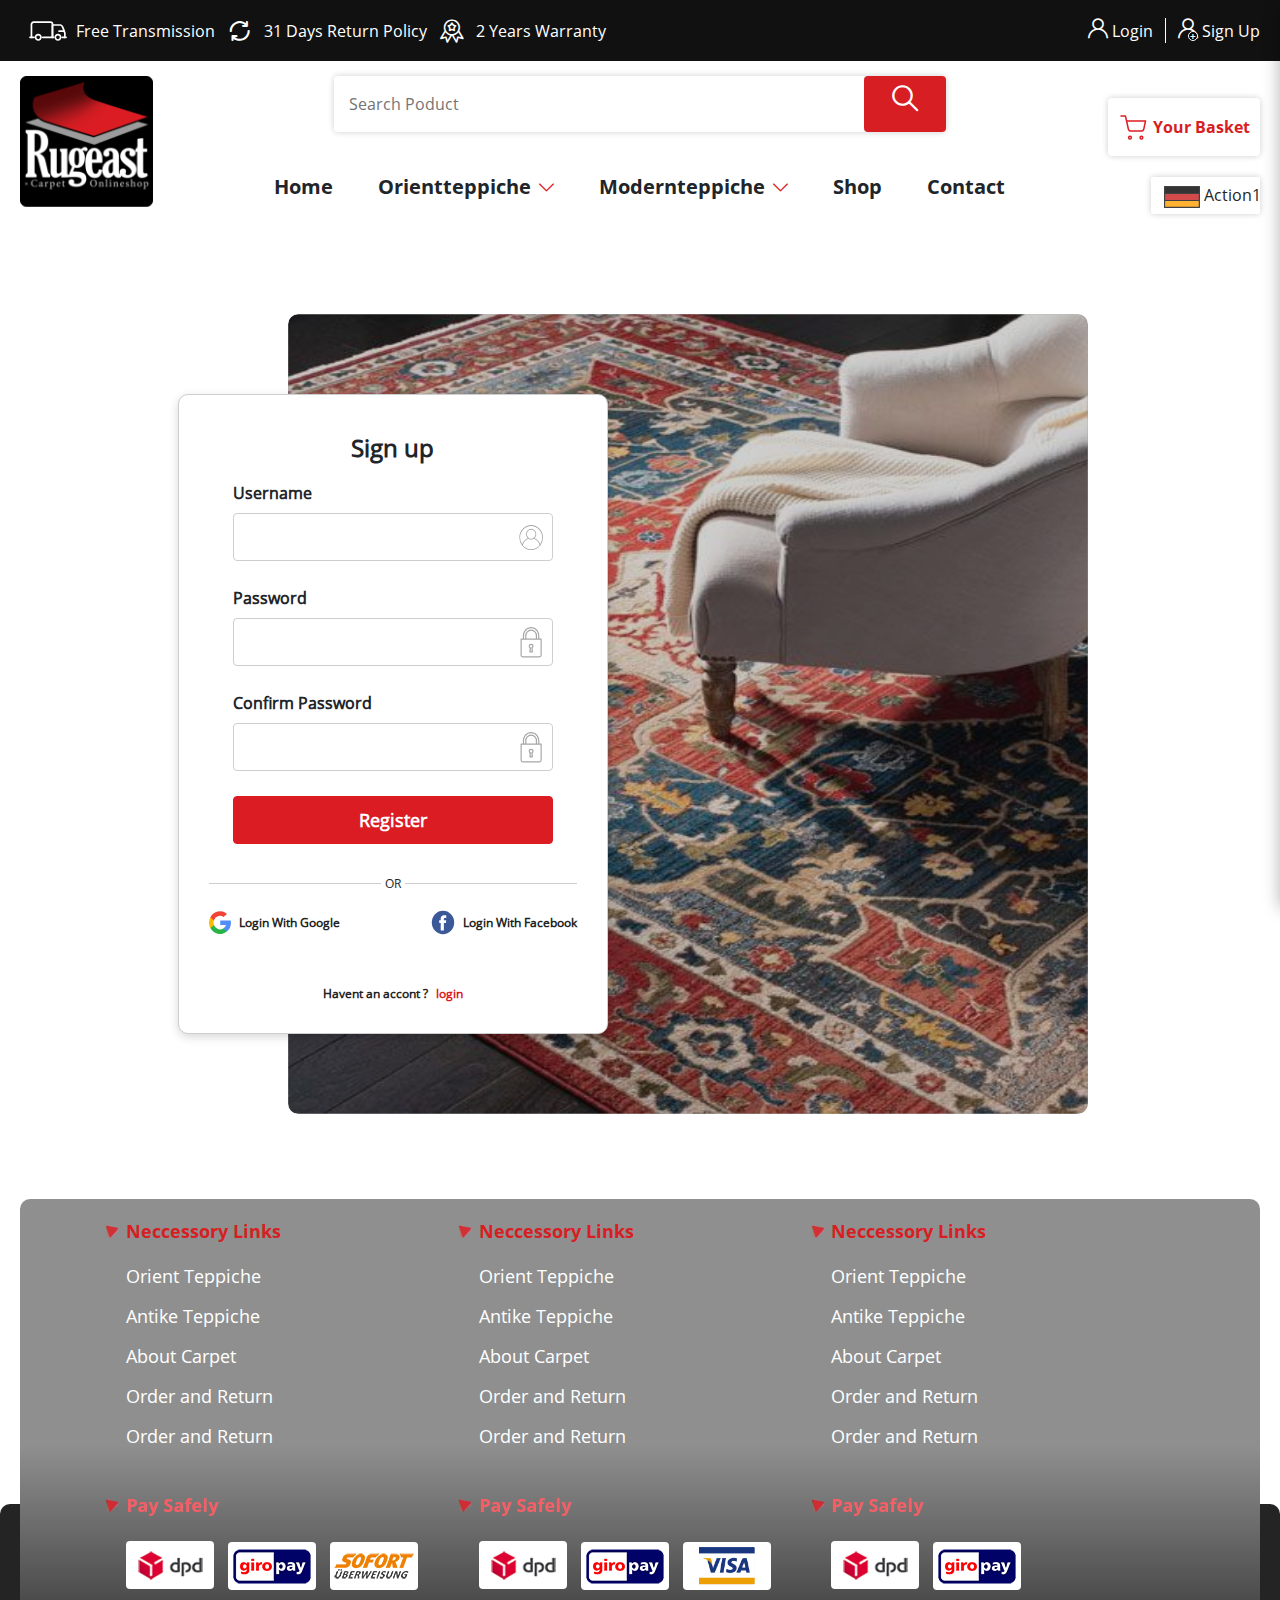
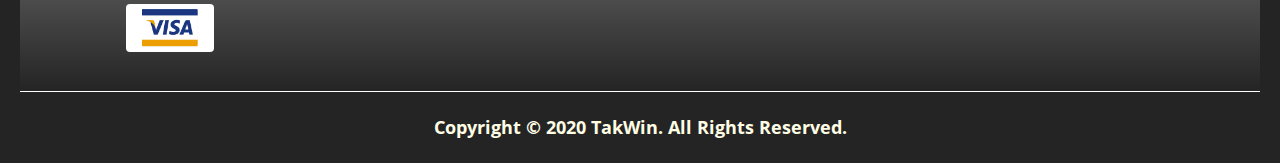
<file: register.html>
<!DOCTYPE html>
<html lang="en">

<head>
    <meta charset="UTF-8">
    <meta name="viewport" content="width=device-width, initial-scale=1.0">
    <title>register</title>
    <link rel="stylesheet" href="assets/css/bootstrap.min.css">
    <link rel="stylesheet" href="style.css">
    <script src="https://cdnjs.cloudflare.com/ajax/libs/popper.js/1.12.9/umd/popper.min.js" integrity="sha384-ApNbgh9B+Y1QKtv3Rn7W3mgPxhU9K/ScQsAP7hUibX39j7fakFPskvXusvfa0b4Q" crossorigin="anonymous"></script>
    <script src="https://maxcdn.bootstrapcdn.com/bootstrap/4.0.0/js/bootstrap.min.js" integrity="sha384-JZR6Spejh4U02d8jOt6vLEHfe/JQGiRRSQQxSfFWpi1MquVdAyjUar5+76PVCmYl" crossorigin="anonymous"></script>
</head>

<body>
    <main>
        <div id="header">
            <div class="head-top">
                <div class="container">
                    <div class="d-flex justify-content-between flex-wrap">
                        <div class="head-top-left d-flex">
                            <div class="head-item">
                                <i class="icon-trasmission"></i>
                                <span>Free Transmission</span>
                            </div>
                            <div class="head-item">
                                <i class="icon-return"></i>
                                <span>31 Days Return Policy</span>
                            </div>
                            <div class="head-item">
                                <i class="icon-warranty"></i>
                                <span>2 Years Warranty</span>
                            </div>
                        </div>
                        <div class="head-top-right d-flex align-items-center">
                            <div class="heade-item-r">
                                <i class="icon-user"></i>
                                Login
                            </div>
                            <div class="heade-item-r">
                                <i class="icon-user icon-user-plus"></i>
                                Sign Up
                            </div>
                        </div>
                    </div>
                </div>
            </div>
            <div class="head-bottom">
                <div class="container">
                    <div class="row">
                        <div class="col-lg-2 col-5 order-1 order-lg-1">
                            <a href=""><img src="assets/img/logo.png" alt=""></a>
                        </div>
                        <div class="col-lg-8 order-3 order-lg-2">
                            <div class="search">
                                <form action="" class="search-form">
                                    <input type="text" placeholder="Search Poduct">
                                    <button><i class="icon-search"></i></button>
                                </form>
                            </div>
                            <div class="menu d-none d-lg-flex">
                                <ul class="main-menu">
                                    <li>
                                        <a href="">Home</a>
                                    </li>
                                    <li class="menu-has-children">
                                        <a href="">Orientteppiche</a>
                                    </li>
                                    <li class="menu-has-children">
                                        <a href="">Modernteppiche</a>
                                    </li>
                                    <li>
                                        <a href="">Shop</a>
                                    </li>
                                    <li>
                                        <a href="">Contact</a>
                                    </li>
                                </ul>
                            </div>
                        </div>
                        <div class="col-lg-2 col-7 order-2 order-lg-3">
                            <div class="d-flex justify-content-lg-end justify-content-between flex-wrap align-items-end h-100">
                                <a href="" class="basket-button"><i class="icon-basket"></i>Your Basket</a>
                                <div class="switcher-flag">
                                    <div class="dropdown">
                                        <div class="btn color-sel dropdown-toggle" href="#" role="button" id="dropdownMenuLink" data-toggle="dropdown" aria-haspopup="true" aria-expanded="false"><img src="assets/img/icon/Flag20.svg" alt=""> <i class="icon-down-arrow"></i> DEU</div>
                                        <div class="dropdown-menu" aria-labelledby="dropdownMenuLink" x-placement="top-start" style="position: absolute; transform: translate3d(0px, -116px, 0px); top: 0px; left: 0px; will-change: transform;">
                                            <span class="dropdown-item"><img src="assets/img/icon/Flag20.svg" alt=""> Action1</span>
                                            <span class="dropdown-item"><img src="assets/img/icon/Flag20.svg" alt=""> Action2</span>
                                            <span class="dropdown-item"><img src="assets/img/icon/Flag20.svg" alt=""> Action3</span>
                                        </div>
                                    </div>
                                </div>
                                <div class="menu-mobile d-lg-none"><i class="icon-menu"></i></div>
                            </div>
                        </div>
                    </div>
                </div>
            </div>
        </div>
        <div id="loginwrap">
            <div id="loginbox">
                <div id="formlogin">
                    <form action="">
                        <p class="formtop-l">Sign up</p>

                        <label for="username-l">Username</label>

                        <div class="form-p">
                            <img src="assets/img/icon/user-icon.svg" alt="">
                            <input type="text" id="username-l">
                        </div>
                        <label for="password-l">Password</label>

                        <div class="form-p">
                            <img src="assets/img/icon/pass-icon.svg" alt="">
                            <input id="password-l" type="password">
                        </div>
                        <label for="repeatpassword-l">Confirm Password</label>

                        <div class="form-p">
                            <img src="assets/img/icon/pass-icon.svg" alt="">
                            <input id="repeatpassword-l" type="password">
                        </div>
                        <button>Register</button>
                    </form>
                    <div id="orpart"></div>
                    <div class="loginlinks">
                        <a href=""><img src="assets/img/icon/google-icon.svg" alt="google-icon">Login With Google</a>
                        <a href=""><img src="assets/img/icon/facebook-icon.svg" alt="facebook-icon">Login With Facebook</a>
                    </div>
                    <p id="signuplink"> Havent an accont ? <a href="">login</a></p>
                </div>
            </div>
        </div>
        <footer class="footer-main">
            <div class="container">
                <div class="footer-wrapper">
                    <div class="row">
                        <div class="col-11 col-lg-10 mx-auto">
                            <div class="row">
                                <div class="col-sm-6 col-lg-4 mb-5 mb-lg-0">
                                    <div class="footer-menu">
                                        <h4 class="footer-title"><i class="icon-point"><span class="path1"></span><span class="path2"></span></i>Neccessory Links</h4>
                                        <ul>
                                            <li><a href="">Orient Teppiche</a></li>
                                            <li><a href="">Antike Teppiche</a></li>
                                            <li><a href="">About Carpet</a></li>
                                            <li><a href="">Order and Return</a></li>
                                            <li><a href="">Order and Return</a></li>
                                        </ul>
                                    </div>
                                    <div class="footer-pay">
                                        <h4 class="footer-title2"><i class="icon-point"><span class="path1"></span><span class="path2"></span></i>Pay Safely</h4>
                                        <a href=""><img src="assets/img/Dpd.png" alt=""></a>
                                        <a href=""><img src="assets/img/giro.png" alt=""></a>
                                        <a href=""><img src="assets/img/sofort.png" alt=""></a>
                                        <a href=""><img src="assets/img/visa.png" alt=""></a>
                                    </div>
                                </div>
                                <div class="col-sm-6 col-lg-4 mb-5 mb-lg-0">
                                    <div class="footer-menu">
                                        <h4 class="footer-title"><i class="icon-point"><span class="path1"></span><span class="path2"></span></i>Neccessory Links</h4>
                                        <ul>
                                            <li><a href="">Orient Teppiche</a></li>
                                            <li><a href="">Antike Teppiche</a></li>
                                            <li><a href="">About Carpet</a></li>
                                            <li><a href="">Order and Return</a></li>
                                            <li><a href="">Order and Return</a></li>
                                        </ul>
                                    </div>
                                    <div class="footer-pay">
                                        <h4 class="footer-title2"><i class="icon-point"><span class="path1"></span><span class="path2"></span></i>Pay Safely</h4>
                                        <a href=""><img src="assets/img/Dpd.png" alt=""></a>
                                        <a href=""><img src="assets/img/giro.png" alt=""></a>
                                        <a href=""><img src="assets/img/visa.png" alt=""></a>
                                    </div>
                                </div>
                                <div class="col-lg-4 mb-5 mb-md-0">
                                    <div class="footer-menu">
                                        <h4 class="footer-title"><i class="icon-point"><span class="path1"></span><span class="path2"></span></i>Neccessory Links</h4>
                                        <ul>
                                            <li><a href="">Orient Teppiche</a></li>
                                            <li><a href="">Antike Teppiche</a></li>
                                            <li><a href="">About Carpet</a></li>
                                            <li><a href="">Order and Return</a></li>
                                            <li><a href="">Order and Return</a></li>
                                        </ul>
                                    </div>
                                    <div class="footer-pay">
                                        <h4 class="footer-title2"><i class="icon-point"><span class="path1"></span><span class="path2"></span></i>Pay Safely</h4>
                                        <a href=""><img src="assets/img/Dpd.png" alt=""></a>
                                        <a href=""><img src="assets/img/giro.png" alt=""></a>
                                    </div>
                                </div>
                            </div>
                        </div>
                    </div>
                </div>
                <div class="copy-right">
                    <p class="text-center">Copyright © 2020 TakWin. All Rights Reserved.</p>
                </div>
            </div>
        </footer>
        <div id="mask"></div>
        <div id="menumobile">
            <div class="title-mm">
                <img src="assets/img/logo.png" alt="">
                <span id="nomenumobile"><i class="icon-close"></i></span>
            </div>
            <div class="main-mm">
                <ul>
                    <li>
                        <a href="">Home</a>
                    </li>
                    <li class="menu-has-children">
                        <a href="">Orientteppiche</a>
                    </li>
                    <li class="menu-has-children">
                        <a href="">Modernteppiche</a>
                    </li>
                    <li>
                        <a href="">Shop</a>
                    </li>
                    <li>
                        <a href="">Contact</a>
                    </li>
                </ul>
            </div>
        </div>
    </main>
    <script src="assets/js/jQuery.js"></script>
    <script src="assets/js/owl.carousel.min.js"></script>
    <script src="assets/js/custom.js"></script>
    <script>
        data1 = $(".switcher-flag .dropdown-item:nth-of-type(1)").html()
        $(".switcher-flag .dropdown .btn").html(data1)
        $(".switcher-flag .dropdown-item").click(function() {

            var data = $(this).html()

            $(".switcher-flag .dropdown .btn").html(data)
            $(".switcher-flag .dropdown .btn").removeClass("color-sel")

        })

    </script>
</body>

</html>
</file>
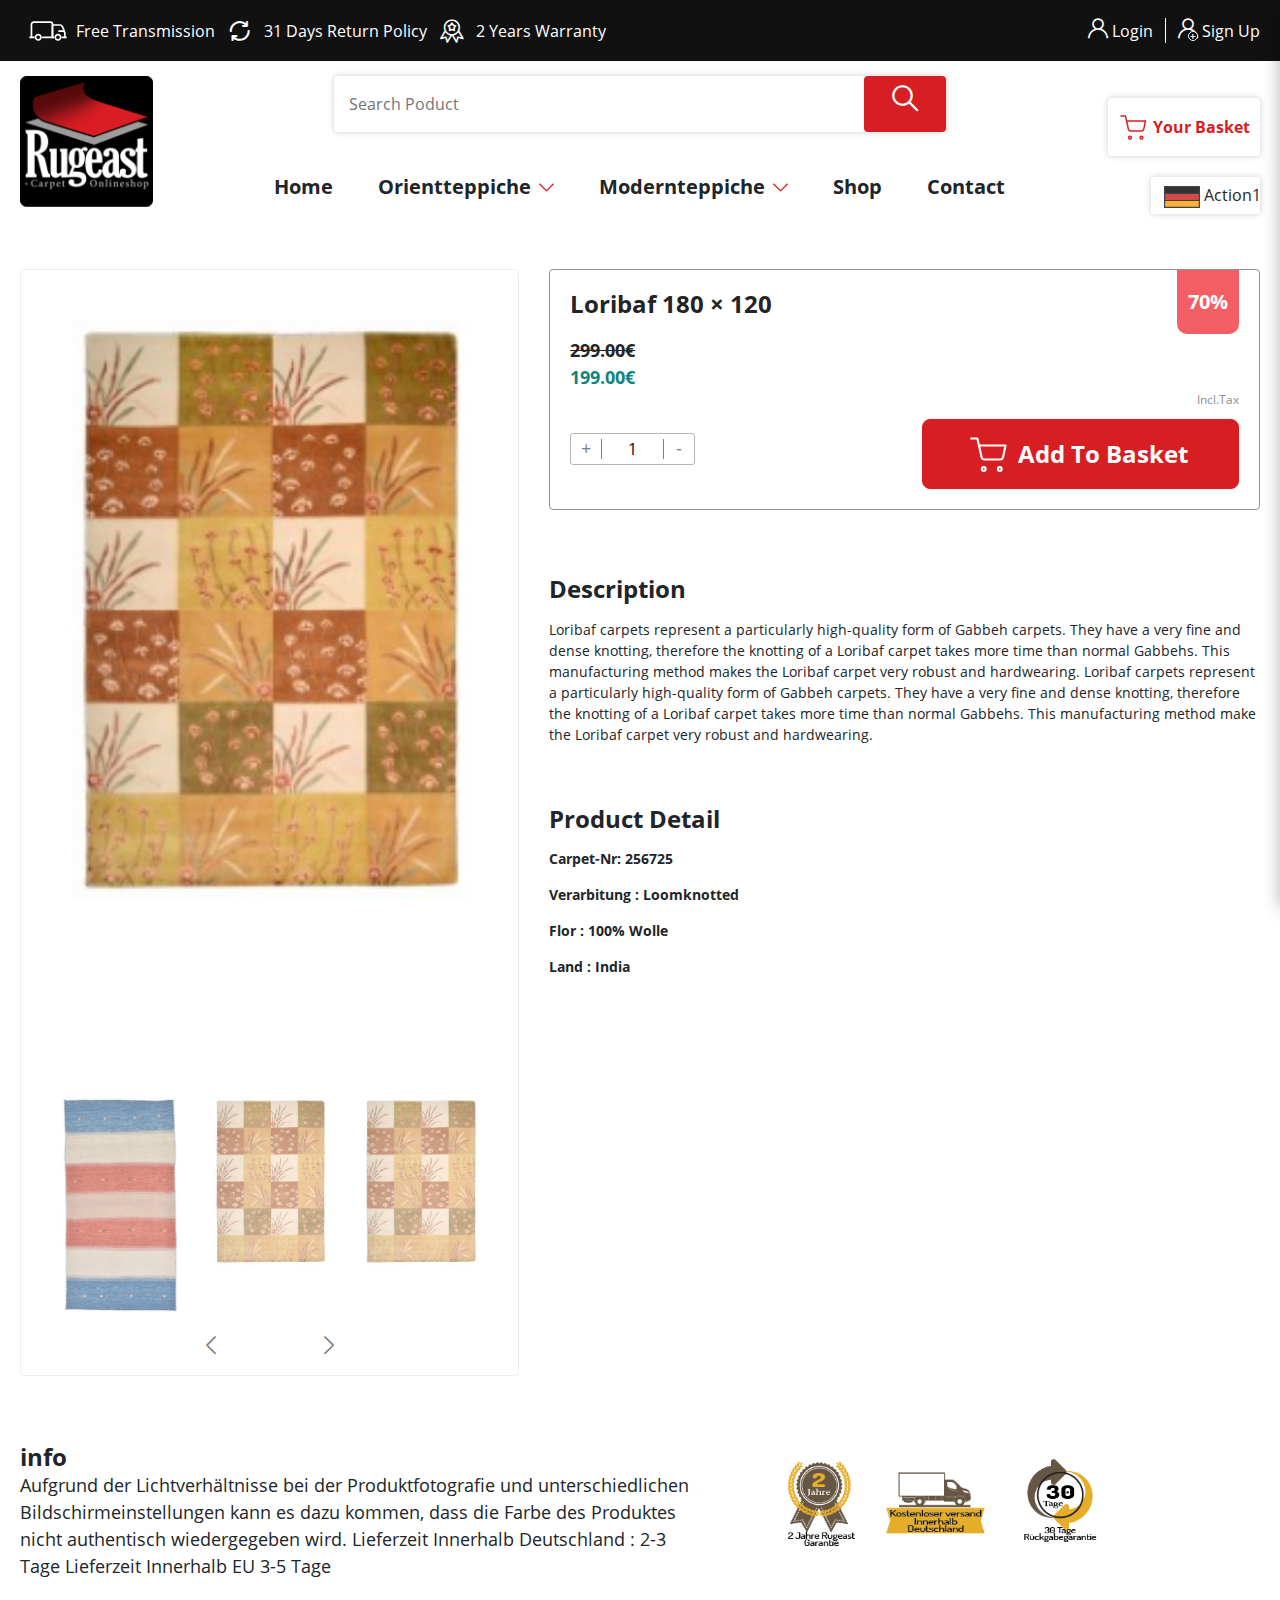
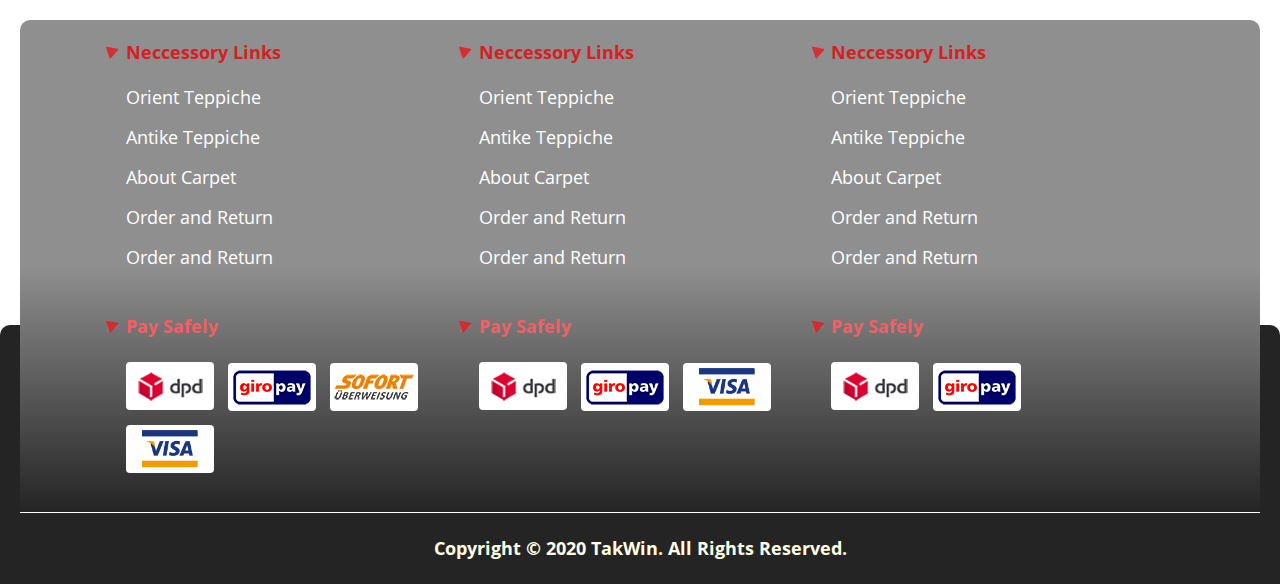
<file: single-product.html>
<!DOCTYPE html>
<html lang="en">

<head>
    <link rel="stylesheet" href="assets/css/bootstrap.min.css">
    <link rel="stylesheet" href="assets/css/owl.carousel.min.css">
    <link rel="stylesheet" href="assets/css/owl.theme.default.min.css">
    <link rel="stylesheet" href="style.css">
    <script src="assets/js/custom.js"></script>
    <script src="https://code.jquery.com/jquery-3.2.1.slim.min.js" integrity="sha384-KJ3o2DKtIkvYIK3UENzmM7KCkRr/rE9/Qpg6aAZGJwFDMVNA/GpGFF93hXpG5KkN" crossorigin="anonymous"></script>
    <script src="https://cdnjs.cloudflare.com/ajax/libs/popper.js/1.12.9/umd/popper.min.js" integrity="sha384-ApNbgh9B+Y1QKtv3Rn7W3mgPxhU9K/ScQsAP7hUibX39j7fakFPskvXusvfa0b4Q" crossorigin="anonymous"></script>
    <script src="https://maxcdn.bootstrapcdn.com/bootstrap/4.0.0/js/bootstrap.min.js" integrity="sha384-JZR6Spejh4U02d8jOt6vLEHfe/JQGiRRSQQxSfFWpi1MquVdAyjUar5+76PVCmYl" crossorigin="anonymous"></script>
    <meta charset="UTF-8">
    <meta name="viewport" content="width=device-width, initial-scale=1.0">
    <title>Document</title>
</head>

<body>
    <div id="header">
        <div class="head-top">
            <div class="container">
                <div class="d-flex justify-content-between flex-wrap">
                    <div class="head-top-left d-flex">
                        <div class="head-item">
                            <i class="icon-trasmission"></i>
                            <span>Free Transmission</span>
                        </div>
                        <div class="head-item">
                            <i class="icon-return"></i>
                            <span>31 Days Return Policy</span>
                        </div>
                        <div class="head-item">
                            <i class="icon-warranty"></i>
                            <span>2 Years Warranty</span>
                        </div>
                    </div>
                    <div class="head-top-right d-flex align-items-center">
                        <div class="heade-item-r">
                            <i class="icon-user"></i>
                            Login
                        </div>
                        <div class="heade-item-r">
                            <i class="icon-user icon-user-plus"></i>
                            Sign Up
                        </div>
                    </div>
                </div>
            </div>
        </div>
        <div class="head-bottom">
            <div class="container">
                <div class="row">
                    <div class="col-lg-2 col-5 order-1 order-lg-1">
                        <a href=""><img src="assets/img/logo.png" alt=""></a>
                    </div>
                    <div class="col-lg-8 order-3 order-lg-2">
                        <div class="search">
                            <form action="" class="search-form">
                                <input type="text" placeholder="Search Poduct">
                                <button><i class="icon-search"></i></button>
                            </form>
                        </div>
                        <div class="menu d-none d-lg-flex">
                            <ul class="main-menu">
                                <li>
                                    <a href="">Home</a>
                                </li>
                                <li class="menu-has-children">
                                    <a href="">Orientteppiche</a>
                                </li>
                                <li class="menu-has-children">
                                    <a href="">Modernteppiche</a>
                                </li>
                                <li>
                                    <a href="">Shop</a>
                                </li>
                                <li>
                                    <a href="">Contact</a>
                                </li>
                            </ul>
                        </div>
                    </div>
                    <div class="col-lg-2 col-7 order-2 order-lg-3">
                        <div class="d-flex justify-content-lg-end justify-content-between flex-wrap align-items-end h-100">
                            <a href="" class="basket-button"><i class="icon-basket"></i>Your Basket</a>
                            <div class="switcher-flag">
                                <div class="dropdown">
                                    <div class="btn color-sel dropdown-toggle" href="#" role="button" id="dropdownMenuLink" data-toggle="dropdown" aria-haspopup="true" aria-expanded="false"><img src="assets/img/icon/Flag20.svg" alt=""> <i class="icon-down-arrow"></i> DEU</div>
                                    <div class="dropdown-menu" aria-labelledby="dropdownMenuLink" x-placement="top-start" style="position: absolute; transform: translate3d(0px, -116px, 0px); top: 0px; left: 0px; will-change: transform;">
                                        <span class="dropdown-item"><img src="assets/img/icon/Flag20.svg" alt=""> Action1</span>
                                        <span class="dropdown-item"><img src="assets/img/icon/Flag20.svg" alt=""> Action2</span>
                                        <span class="dropdown-item"><img src="assets/img/icon/Flag20.svg" alt=""> Action3</span>
                                    </div>
                                </div>
                            </div>
                            <div class="menu-mobile d-lg-none"><i class="icon-menu"></i></div>
                        </div>
                    </div>
                </div>
            </div>
        </div>
    </div>
    <div class="container">
        <div class="row">
            <div class="col-md-6 col-lg-5">
                <div class="owl-wrapper-single">
                    <div id="sync1" class="owl-carousel owl-theme">
                        <div class="item">
                            <img src="assets/img/pro1.png" alt="">
                        </div>
                        <div class="item">
                            <img src="assets/img/pro1.png" alt="">
                        </div>
                        <div class="item">
                            <img src="assets/img/pro2.png" alt="">
                        </div>
                    </div>

                    <div id="sync2" class="owl-carousel owl-theme">
                        <div class="item">
                            <img src="assets/img/pro1.png" alt="">
                        </div>
                        <div class="item">
                            <img src="assets/img/pro1.png" alt="">
                        </div>
                        <div class="item">
                            <img src="assets/img/pro2.png" alt="">
                        </div>
                    </div>
                    <div id="customnav"></div>
                </div>
            </div>
            <div class="col-md-6 col-lg-7">
                <div class="add-cart-single">
                    <div class="on-sale">70%</div>
                    <h1>Loribaf 180 × 120</h1>
                    <div class="single-price">
                        <del>299.00€</del>
                        <span>199.00€</span>
                    </div>
                    <span class="single-tax">Incl.Tax</span>
                    <div class="bottom-add-single">


                        <div class="main-qty">
                            <button class="plus">+</button>
                            <input type="number" id="quantity_5fa1df510e405" class="input-text qty text" step="1" min="1" max="" name="quantity" value="1" title="تعداد" size="4" placeholder="" inputmode="numeric">
                            <button class="minus">-</button>
                        </div>
                        <a class="basket-btn basket-btn-single">
                            <i class="icon-basket"></i>
                            Add To Basket
                        </a>
                    </div>
                </div>
                <div class="single-desc">
                    <h3>Description</h3>
                    <p>
                        Loribaf carpets represent a particularly high-quality form of Gabbeh carpets. They
                        have a very fine and dense knotting, therefore the knotting of a Loribaf carpet
                        takes more time than normal Gabbehs. This manufacturing method makes the
                        Loribaf carpet very robust and hardwearing. Loribaf carpets represent a particularly
                        high-quality form of Gabbeh carpets. They have a very fine and dense knotting,
                        therefore the knotting of a Loribaf carpet takes more time than normal Gabbehs.
                        This manufacturing method make the Loribaf carpet very robust and hardwearing.
                    </p>
                </div>
                <div class="pro-detail">
                    <h3>Product Detail</h3>
                    <ul>
                        <li>Carpet-Nr: 256725</li>
                        <li> Verarbitung : Loomknotted</li>
                        <li> Flor : 100% Wolle</li>
                        <li> Land : India</li>
                    </ul>
                </div>
            </div>
        </div>
        <div class="row info-single">
            <div class="col-lg-7 pr-5">
                <div class="info-single-txt">
                    <h4>info</h4>
                    <p>
                        Aufgrund der Lichtverhältnisse bei der Produktfotografie und unterschiedlichen Bildschirmeinstellungen kann es
                        dazu kommen, dass die Farbe des Produktes nicht authentisch wiedergegeben wird.
                        Lieferzeit Innerhalb Deutschland : 2-3 Tage
                        Lieferzeit Innerhalb EU 3-5 Tage
                    </p>
                </div>
            </div>
            <div class="col-lg-5 img-foo-top">
                <img src="assets/img/jahre.png" alt="">
                <img src="assets/img/car%20service.png" alt="">
                <img src="assets/img/Group%208130.png" alt="">
            </div>
        </div>
    </div>
    <div id="modaladd">
        <div id="modaladd-wrap">
            <div class="successpay">
                <img src="assets/img/icon/tick-inside-circle.svg" alt="">
                <p>Success</p>
                <p>Transaction Completed</p>
                <button>OK</button>
            </div>
        </div>
    </div>
    <footer class="footer-main">
        <div class="container">
            <div class="footer-wrapper">
                <div class="row">
                    <div class="col-11 col-lg-10 mx-auto">
                        <div class="row">
                            <div class="col-sm-6 col-lg-4 mb-5 mb-lg-0">
                                <div class="footer-menu">
                                    <h4 class="footer-title"><i class="icon-point"><span class="path1"></span><span class="path2"></span></i>Neccessory Links</h4>
                                    <ul>
                                        <li><a href="">Orient Teppiche</a></li>
                                        <li><a href="">Antike Teppiche</a></li>
                                        <li><a href="">About Carpet</a></li>
                                        <li><a href="">Order and Return</a></li>
                                        <li><a href="">Order and Return</a></li>
                                    </ul>
                                </div>
                                <div class="footer-pay">
                                    <h4 class="footer-title2"><i class="icon-point"><span class="path1"></span><span class="path2"></span></i>Pay Safely</h4>
                                    <a href=""><img src="assets/img/Dpd.png" alt=""></a>
                                    <a href=""><img src="assets/img/giro.png" alt=""></a>
                                    <a href=""><img src="assets/img/sofort.png" alt=""></a>
                                    <a href=""><img src="assets/img/visa.png" alt=""></a>
                                </div>
                            </div>
                            <div class="col-sm-6 col-lg-4 mb-5 mb-lg-0">
                                <div class="footer-menu">
                                    <h4 class="footer-title"><i class="icon-point"><span class="path1"></span><span class="path2"></span></i>Neccessory Links</h4>
                                    <ul>
                                        <li><a href="">Orient Teppiche</a></li>
                                        <li><a href="">Antike Teppiche</a></li>
                                        <li><a href="">About Carpet</a></li>
                                        <li><a href="">Order and Return</a></li>
                                        <li><a href="">Order and Return</a></li>
                                    </ul>
                                </div>
                                <div class="footer-pay">
                                    <h4 class="footer-title2"><i class="icon-point"><span class="path1"></span><span class="path2"></span></i>Pay Safely</h4>
                                    <a href=""><img src="assets/img/Dpd.png" alt=""></a>
                                    <a href=""><img src="assets/img/giro.png" alt=""></a>
                                    <a href=""><img src="assets/img/visa.png" alt=""></a>
                                </div>
                            </div>
                            <div class="col-lg-4 mb-5 mb-md-0">
                                <div class="footer-menu">
                                    <h4 class="footer-title"><i class="icon-point"><span class="path1"></span><span class="path2"></span></i>Neccessory Links</h4>
                                    <ul>
                                        <li><a href="">Orient Teppiche</a></li>
                                        <li><a href="">Antike Teppiche</a></li>
                                        <li><a href="">About Carpet</a></li>
                                        <li><a href="">Order and Return</a></li>
                                        <li><a href="">Order and Return</a></li>
                                    </ul>
                                </div>
                                <div class="footer-pay">
                                    <h4 class="footer-title2"><i class="icon-point"><span class="path1"></span><span class="path2"></span></i>Pay Safely</h4>
                                    <a href=""><img src="assets/img/Dpd.png" alt=""></a>
                                    <a href=""><img src="assets/img/giro.png" alt=""></a>
                                </div>
                            </div>
                        </div>
                    </div>
                </div>
            </div>
            <div class="copy-right">
                <p class="text-center">Copyright © 2020 TakWin. All Rights Reserved.</p>
            </div>
        </div>
    </footer>
    <div id="mask"></div>
    <div id="menumobile">
        <div class="title-mm">
            <img src="assets/img/logo.png" alt="">
            <span id="nomenumobile"><i class="icon-close"></i></span>
        </div>
        <div class="main-mm">
            <ul>
                <li>
                    <a href="">Home</a>
                </li>
                <li class="menu-has-children">
                    <a href="">Orientteppiche</a>
                </li>
                <li class="menu-has-children">
                    <a href="">Modernteppiche</a>
                </li>
                <li>
                    <a href="">Shop</a>
                </li>
                <li>
                    <a href="">Contact</a>
                </li>
            </ul>
        </div>
    </div>
    <script src="assets/js/jQuery.js"></script>
    <script src="assets/js/owl.carousel.min.js"></script>
    <script src="assets/js/custom.js"></script>
    <script>
        var value = parseInt($('#quantity_5fa1df510e405').val());


        $('.minus').click(function() {
            if (value == 0) return;
            value--;
            $('#quantity_5fa1df510e405').val(value);
        })

        $('.plus').click(function() {
            value++;
            $('#quantity_5fa1df510e405').val(value);
        })
        $(".basket-btn-single").click(function() {
            $("#modaladd").fadeIn(200)
        })
        $("#modaladd button").click(function() {
            $("#modaladd").fadeOut(200)
        })

        data1 = $(".switcher-flag .dropdown-item:nth-of-type(1)").html()
        $(".switcher-flag .dropdown .btn").html(data1)
        $(".switcher-flag .dropdown-item").click(function() {

            var data = $(this).html()

            $(".switcher-flag .dropdown .btn").html(data)
            $(".switcher-flag .dropdown .btn").removeClass("color-sel")

        })

    </script>

</body>



</html>
</file>
<file: style.css>
@font-face {
    font-family: 'icomoon';
    src: url('assets/fonts/icomoon.eot?h2dcjp');
    src: url('assets/fonts/icomoon.eot?h2dcjp#iefix') format('embedded-opentype'),
        url('assets/fonts/icomoon.ttf?h2dcjp') format('truetype'),
        url('assets/fonts/icomoon.woff?h2dcjp') format('woff'),
        url('assets/fonts/icomoon.svg?h2dcjp#icomoon') format('svg');
    font-weight: normal;
    font-style: normal;
    font-display: block;
}

[class^="icon-"],
[class*=" icon-"] {
    /* use !important to prevent issues with browser extensions that change fonts */
    font-family: 'icomoon' !important;
    speak: never;
    font-style: normal;
    font-weight: normal;
    font-variant: normal;
    text-transform: none;
    line-height: 1;

    /* Better Font Rendering =========== */
    -webkit-font-smoothing: antialiased;
    -moz-osx-font-smoothing: grayscale;
}

.icon-triangle:before {
    content: "\e907";
}

.icon-address:before {
    content: "\e902";
}

.icon-Flag20 .path1:before {
    content: "\e908";
    color: rgb(51, 51, 51);
}

.icon-Flag20 .path2:before {
    content: "\e909";
    margin-left: -1.634765625em;
    color: rgb(65, 64, 66);
}

.icon-Flag20 .path3:before {
    content: "\e90a";
    margin-left: -1.634765625em;
    color: rgb(255, 177, 50);
}

.icon-Flag20 .path4:before {
    content: "\e90b";
    margin-left: -1.634765625em;
    color: rgb(65, 64, 66);
}

.icon-Flag20 .path5:before {
    content: "\e90c";
    margin-left: -1.634765625em;
    color: rgb(211, 74, 75);
}

.icon-Flag20 .path6:before {
    content: "\e90d";
    margin-left: -1.634765625em;
    color: rgb(65, 64, 66);
}

.icon-search:before,
.icon-Group-10:before {
    content: "\e90f";
    color: white;
}

.icon-Group-299:before {
    content: "\e903";
}

.icon-mail:before {
    content: "\e915";
}

.icon-phone:before {
    content: "\e916";
}

.icon-point .path1:before {
    content: "\e917";
    color: rgb(243, 95, 101);
    opacity: 0.4;
}

.icon-point .path2:before {
    content: "\e918";
    margin-left: -1em;
    color: rgb(219, 28, 35);
    opacity: 0.78;
}

.icon-return:before {
    content: "\e919";
    color: #fff;
}

.icon-user:before {
    content: "\e925";
    color: #fff;
}

.icon-warranty:before {
    content: "\e926";
    color: #fff;
}

.icon-up-arrow:before {
    content: "\e900";
}

.icon-next-1:before {
    content: "\e901";
}

.icon-down-arrow:before {
    content: "\e904";
}

.icon-next:before {
    content: "\e906";
}

.icon-facebook-1:before {
    content: "\e952";
}

.icon-twitter:before {
    content: "\e927";
}

.icon-chevron-thin-left:before {
    content: "\e92f";
}

.icon-arrow-thin-left:before {
    content: "\e92b";
}

.icon-arrow-thin-right:before {
    content: "\e92c";
}

.icon-close:before {
    content: "\e950";
}

.icon-menu:before {
    content: "\e92e";
}

.icon-youtube:before {
    content: "\e905";
}

.icon-instagram:before {
    content: "\f16d";
}

.icon-trasmission {
    content: "";
    background-image: url(assets/img/trasmission.svg);
    width: 42px;
    height: 24px;
    display: inline-block;
    background-repeat: no-repeat;
    background-position: center;
}

.icon-twitter .path1:before {
    content: "\e922";
    color: rgb(255, 255, 255);
}

.icon-twitter .path2:before {
    content: "\e923";
    margin-left: -1em;
    color: none;
}

.icon-twitter .path3:before {
    content: "\e924";
    margin-left: -1em;
    color: rgb(18, 132, 128);
}

.icon-user:before {
    content: "\e925";
}

.icon-user-plus {
    position: relative;
}

.icon-user-plus:after {
    content: '+';
    color: white;
    border-radius: 100%;
    border: 1px solid white;
    position: absolute;
    right: 0;
    width: 10px;
    height: 10px;
    font-size: 10px;
    bottom: -3px;
    display: flex;
    align-items: center;
    justify-content: center;
    font-family: var(--bold_font);
    background: black;
    z-index: 2;
}

.icon-warranty:before {
    content: "\e926";
}

.icon-youtube .path1:before {
    content: "\e927";
    color: rgb(255, 255, 255);
}

.icon-youtube .path2:before {
    content: "\e928";
    margin-left: -1em;
    color: none;
}

.icon-youtube .path3:before {
    content: "\e929";
    margin-left: -1em;
    color: rgb(18, 132, 128);
}

.icon-youtube .path4:before {
    content: "\e92a";
    margin-left: -1em;
    color: rgb(18, 132, 128);
}

.icon-up-arrow:before {
    content: "\e900";
}

.icon-next-1:before {
    content: "\e901";
}

.icon-down-arrow:before {
    content: "\e904";
}

.icon-next:before {
    content: "\e906";
}

.icon-chevron-thin-left:before {
    content: "\e92f";
}

.icon-arrow-thin-left:before {
    content: "\e92b";
}

.icon-arrow-thin-right:before {
    content: "\e92c";
}

.icon-close:before {
    content: "\e950";
}
 #modaladd-wrap{
        width: 100%;
        height: 100vh;
        display: flex;
        align-items: center;
        justify-content: center;
    }
#modaladd{
    width: 100%;
    height: 100vh;
    padding:15px;
    
    position:fixed;
    left: 0;
    background-color:#000000a1;
    z-index: 888;
    
    
    top: 0;
    
    display:none;
}
    #modaladd p{
        text-align:center !important;
    }
   
    #modaladd .successpay {
        background-color: #c9f5de;
        padding: 20px 40px;
    }
.icon-basket {
    background-image: url(assets/img/basket.svg);
    width: 30px;
    height: 30px;
    display: inline-block;
    background-position: center;
    margin-right: 5px;
}

.flag-deu {
    background-image: url(assets/img/Flag.svg);
    width: 40px;
    height: 26px;
    display: inline-block;
    background-repeat: no-repeat;
    background-position: center;
}

/*reset*/
img {
    max-width: 100%;
}

input:focus,
button:focus {
    outline: none;
}

ul,
ol {
    list-style-type: none;
    margin-block-start: 0;
    margin-block-end: 0;
    margin-inline-start: 0;
    margin-inline-end: 0;
    padding-inline-start: 0;
}

a {
    color: inherit;
    transition: .4s;
}

a:hover {
    text-decoration: none;
    color: var(--color1);
}

p {
    margin-bottom: 0;
}
     * ,*:after , *::before{
            margin: 0;
            padding: 0;
            -webkit-box-sizing: border-box;
            -moz-box-sizing: border-box;
            box-sizing: border-box;
        }
        a{
            text-decoration: none;
        }
      li{
            list-style-type: none;
        }
select{
      -webkit-appearance: none;
}
        #contactbox{
            background-color:royalblue;
            background-image: url(assets/img/a3.png);
            background-size: cover;
            background-repeat: no-repeat;
            border-radius: 10px;
            min-height: 640px;
            width: 100%;
            padding: 41px;
            margin: 30px auto;
            justify-content: space-between;
            align-items: center;
        }
        #contact-data{
            background-color:whitesmoke;
              box-shadow: 0 3px 10px 0 rgba(0, 0, 0, 0.16);
   font-weight: bold;
            color: #242424;
  border: solid 0.3px #a8a7a7ba ;
display: flex;
            align-content: space-between;
            flex-wrap: wrap;
  background-color: #fffcfc;
            border-radius:10px;
            padding: 30px 20px;
            padding-bottom: 53px;
            width: 430px;
            height: 560px;
            margin-left: -120px
        }
#contactwrap{
    padding-left: 80px;
}
#contact-data p {
    margin-bottom: 28px;
    font-size: 18px;
    padding-left: 12px
}
#contact-data p .fa{
    color: #db1c23;
    margin-right: 13px;
}

        #contact-media{
            margin: 0;
            padding: 0;
            display: flex;
            justify-content: center;
            width: 100%;
        }
        #contact-media li{
            border:1px solid #128480;
            border-radius: 2px;
            width: 32px;
            height: 32px;
            margin-right: 12px;
            justify-content: center;
            align-items: center;
            transition: 0.4s;
        }
#contact-media li .fa{
    color: #128480;
    font-size: 20px;
    transition: 0.4s;
}
#contact-media li .fa:hover{
    color: white;
  
}
#contact-media li:hover{
    color: white;
    background-color:#128480; 
}
#contact-title{
    font-weight: bold;
    font-size: 24px;
    color: #242424;
    text-align: center;
    margin-bottom: 53px;
}
#contact-data div{
    width: 100%;
}
#contact-form{
    margin: auto;
    padding-left: 20px;
}
        #contact-form form{
            flex-direction: column;
        }
#contact-form input ,#contact-form textarea{
    width: 328px;
     border: solid 0.3px #707070;
      border-radius: 10px;
     background-color: #ffffff;
     text-indent: 10px;
    transition: 0.4;
}
#contact-form input:hover ,#contact-form textarea:hover,
#contact-form input:focus ,#contact-form textarea:focus{
    border: 1px solid #db1c23;
}
#contact-form input::placeholder,#contact-form textarea::placeholder{
    color: #bcb5b5;
}
        #contact-form input{
              
              height: 48px;
            
           
            margin-bottom: 33px;
        }
#contact-form textarea {
    margin-bottom: 24px;
  height: 128px;
    padding-top: 10px;
  
}
#contact-form  button{
      width: 328px;
    font-weight: bold;
    color: white;
    border: none;
  height: 48px;
  border-radius: 4px;
  box-shadow: 0 0 12px 0 rgba(0, 0, 0, 0.36);
  background-color: #db1c23;
}
        #contact-form p{
            color: #fffcfc;
            font-weight: bold;
            font-size: 32px;
            margin-bottom: 62px;
        }
/************  login    *****************/
.form-p{
    position: relative;
    
}
.form-p img{
    position: absolute;
    right: 10px;
    top: 8px;
}
#loginwrap{
    padding: 15px;
    padding-left: 110px;
}
 
        #loginbox{
            max-width: 800px;
            min-height: 800px;
            border-radius:10px;
           
            background-image: url(assets/img/Group8239.png);
            margin: 30px auto;
            align-items: center;
            display: flex;
            background-size: cover;
            background-repeat: no-repeat;
            
        }
        #formlogin {
             width: 430px;
  min-height: 583px;
  border-radius: 10px;
  box-shadow: 0 3px 10px 0 rgba(0, 0, 0, 0.16);
  border: solid 0.3px #cfcece;
  background-color: #ffffff;
            margin-left: -110px;
            padding: 30px;
        }
        #formlogin label{
            font-weight: bold;
            width:320px;
            display: block;
            font-size: 16px;
            margin-bottom: 8px;
        }
        #formlogin input {
            margin-bottom: 25px;
            text-indent: 15px;
        }
       #formlogin input ,#formlogin button{
  width: 320px;
  height: 48px;
  border-radius: 4px;
  border: solid 0.3px #cfcece;
             transition: 0.4s;
 
}
#formlogin input:focus ,#formlogin input:hover{
    border: 1px solid #db1c23;
}
        #formlogin button{
            border: solid 0.3px #db1c23;
            background-color: #db1c23;
            color: white;
            cursor: pointer;
            font-weight: bold;
          
        }
#formlogin button:hover ,#formlogin button:focus{
    background-color: white;
    color: #db1c23;
}
        
        #formlogin form{
            display: flex;
            align-items: center;
            flex-direction: column;
        }
        .formtop-l{
            text-align: center;
            font-weight: bold;
            font-size: 24px;
        }
        .formtop-l:nth-of-type(1){
            margin: 5px auto 15px auto;
        }
        .formtop-l:nth-of-type(2){
            margin: 0px auto 25px auto;
        }
        #orpart{
           background-color: #cfcece;
            height: 1px;
            width: 100%;
            position: relative;
            margin: 39px auto 26px auto;
        }
        #orpart:after{
            content: "OR";
            background-color: white;
            position: absolute;
            left: 50%;
            transform: translateX(-50%);
            top: -12px;
            padding: 4px;
            font-size: 12px;
        }
        .loginlinks{
            display: flex;
            justify-content: space-between;
            margin-bottom: 50px;
        }
        .loginlinks a{
            color: #242424;
            font-weight: bold;
            font-size: 12px;
            display: flex;
           align-items: center;
            transition: 0.4s;
        }
.loginlinks a:hover{
    transform: translateY(-3px)
}
      .loginlinks a img{
    margin-right: 8px;
     }
        #signuplink{
            text-align: center;
            font-size: 12px;
            font-weight: bold;
            color: #242424;
        }
        .forgetpass{
             font-weight: bold;
            font-size: 12px;
            color: #128480;
            margin-bottom: 20px;
            transition: 0.4s;
        }
.forgetpass:hover{
    transform: scale(1.04)
}
       #signuplink a{
            color: #db1c23;
           padding-left: 5px;
        }
/********** basket **************/
 .basketitem{
            min-height: 230px;
            border:1px solid #bcb5b5;
            margin-bottom: 25px;
            width: 100%;
            border-radius: 10px;
            display: flex;
            padding: 20px 25px;
        }
        .basketitem-img{
            padding: 0 10px;
        }
        .basketitem-img img{
            width: 130px;
        }
        .basketorder{
            border:1px solid #bcb5b5;
            border-radius: 10px;
            padding: 15px;
        }
        .totla-df{
            display: flex;
            justify-content: space-between;
        }
        #totalend-txt , #totalend-count{
            font-weight: bold;
            font-size: 24px;
        }
        #totaldiscount-txt , #totaldiscount-count,
        #totalprice-txt , #totalprice-count{
            font-size: 18px;
        }
        #totaldiscount-txt  ,#totalprice-txt {
            color: #8f8f8f;
        }
        .totla-df span{
            font-weight:bold;
        }
        #totalend-count{
            color: #128480;
        }
        .order-sub{
            border-bottom: 1px solid #707070;
            margin-bottom: 15px;
            padding-bottom: 17px;
        }
        .basketorder-btn ,.customerinfo-btn{
            background-color: #db1c23;
            color: white;
            font-weight: bold;
            width: 100%;
            height: 73px;
            border-radius: 10px;
            margin-bottom: 8px;
            border:none;
            font-size: 24px;
            transition: 0.4s;
        }
.basketorder-btn:hover ,.customerinfo-btn:hover,.basketorder-btn:focus ,.customerinfo-btn:focus{
    background-color: white;
    border:1px solid #db1c23;
    color: #db1c23;
}
        .totalprice ,.totaldiscount{
            margin-bottom: 22px;
        }
        .totalend{
            margin-bottom: 60px;
        }
        .formcopon{
            margin-bottom: 54px;
        }
        .formcopon label{
            width: 100%;
            font-weight: bold;
            font-size: 18px;
        }
        .formcopon input{
            width: calc(100% - 86px);
            height: 48px;
            border-radius: 10px;
            text-indent: 15px;
            border: none;
            border:1px solid #e0dddd;
        }
        .formcopon button{
            background-color: #128480;
            border:none;
            color: white;
            height: 48px;
            width: 75px;
            border-radius: 10px;
        }
        .basketitem-title{
            font-size: 16px;
            color: #242424;
            margin-bottom: 20px;
            font-weight: bold;
            -webkit-text-stroke: 1px #707070;
            margin-top: 15px;
        }
        .basketitem-data ,.basketitem-dec{
            font-weight: bold;
            font-size: 14px;
            margin-bottom: 12px;
        }
        .basketitem-dec{
            color:#bcb5b5;
        }
        .coutitem{
            border: 1px solid #bcb5b5;
            width: 125px;
            height: 38px;
            display: flex;
            justify-content: space-between;
            align-items: center;
            padding: 3px 1px;
            border-radius: 5px;
            margin-left: 24px;
            margin-right: 30px;
                
        }
        #totalnum{
            border: solid #bcb5b5;
            border-width: 0 1px 0 1px;
            padding: 0 15px;
            font-weight: bold;
        }
        #subt-btn ,#add-btn{
            height: 100%;
            width: 35px;
            border: none;
            background-color: white;
            color: #bcb5b5;
            padding-bottom: 3px;
            font-weight: bold;
        }
        .basketitem-total{
            display: flex;
            justify-content: flex-end;
            align-items: center;
            margin-top: 30px;
            flex-wrap: wrap;
        }
        .basketitem-content{
            width: calc(100% - 130px);
            padding-left: 14px;
            position: relative;
                
        }
.item-delete{
    position: absolute;
    top: -1px;
    right: 2px;
}
        .basketitem-discount{
            color: #128480;
            font-size: 24px;
            font-weight: bold;
            margin-left: 24px;
        }
        .basketitem-price{
            text-decoration:line-through;
            font-weight: bold;
            font-size: 16px;
        }
        .basketbox{
            margin: 30px auto;
        }
/*********** information   ************/
.impt{
    color: #db1c23;
    padding-left: 3px;
}
.d-right{
    display: flex;
    justify-content: flex-end;
    flex-wrap: wrap;
}
.customer-info label{
    width: 100%;
    max-width: 320px;
}
.f-line{
            display: flex;
            justify-content: space-between;
   
    font-weight: bold;
        }
.customerorder-wrap{
    padding: 0;
}
.customerorder{
    border:1px solid #cfcece;
    border-radius: 10px;
    padding: 0 15px 15px 15px;
    
}
.customerorder-title{
     margin-bottom: 21px;
}
.customerorder-title span{
    color: #8f8f8f;
    font-size: 18px;
    
}
.customerorderitem ,.customerorderprice{
    color: #8f8f8f;
    font-size: 16px;
    margin-bottom: 7px;
}
.customerorderprice{
    color: #242424;
}
.customerorder-detail{
    margin-top: 10px;
    margin-bottom: 23px;
    padding: 20px 0;
    border: 1px solid #bcb5b5;
    border-width: 1px 0 1px 0;
}
.customerorder-detail .f-line{
    margin-bottom: 7px;
}
.customerorder-total{
    border-bottom: 1px solid #bcb5b5;
    margin-bottom: 15px;
    padding-bottom: 26px;
}
.customerorder-total span{
    color: #128480;
    font-size: 24px;
}
.customer-info{
    padding-top: 74px;
    padding-right: 65px;
}
        .customer-info label{
            display: block;
            font-weight: bold;
        }
.order-clk{
    text-align: center;
}
.order-clk .fa{
    font-size: 33px;
    color: #707070;
    margin-top: 10px;
}
        .customer-info input ,.customer-info select{
            width: 100%;
            max-width: 320px;
            height: 45px;
            border: 1px solid #cfcece;
            border-radius: 8px;
            margin-bottom: 18px;
            text-indent: 11px;
            position: relative;
        }
.customer-info select{
    background-color: transparent;
}

.selectwrap{
    position: relative;
    width: 100%;
max-width: 320px;
    display: inline-block;
}
.selarrow{
    position: absolute;
right: 11px;
color: #707070d4;
top: 0;

font-size: 28px;
    
}
.customer-info .col-md-12 input{
    max-width: 100%
}
        .customer-info input::placeholder{
            color: #bcb5b5;
        }
.customerorder-top{
    font-weight: bold;
    line-height: 32px;
    color: #242424;
    font-size: 24px;
    margin-top: 20px;
    margin-bottom: 33px;
}
.customerrules{
    color: #cfcece;
    font-size: 12px;
}
.customerdata-wrap{
    margin: 30px auto;
}
.rulescheck{
    margin-top: 18px;
    display: flex;
    align-items: center;
    margin-bottom: 37px;
}
.rulescheck label{
    font-size: 12px;
    padding-left: 4px;
    color: #242424;
    font-weight: bold;
    margin-bottom: 0;
}
/************ payment  ***************/

.selstate{
    max-width: 411px;
}
.selstate select{
    position: relative;
z-index: 55;
background-color: transparent;
}
.paymentbox{
           
            padding: 15px !important;
            margin: 30px auto;
        }
        .paymentbox .nav-pills{

            border-radius: 5px;
           
            overflow: hidden;
            margin: 0 !important;
        }
.content22{
    margin-top: -68px;
    padding-top: 95px !important;
}
.paymentbox .nav-pills .row{
    margin: 0;
}
.pill2{
    border-right: 1px solid #cfcece;
}
        .paymentbox .nav-item{
            border: 1px solid #db1c23;
            text-align: center;
            
            padding: 0;
        }
        .paymentbox .nav-link{
            height: 70px;
            display: flex;
            align-items: center;
            justify-content: center;
            font-size: 24px;
            font-weight: bold;
            color: #242424;
        }
        .choose-pay{
            border-radius: 10px;
            border: 1px solid #cfcece;
            height: 96px;
        }
        .choose-pay p{
            text-align: center;
            line-height: 86px;
            color: #242424;
            font-size: 24px;
            margin: 0;
        }
        #pills-tabContent{
            border: 1px solid #cfcece;
            padding: 35px 15px 15px 15px;
            border-radius: 0 0 10px 10px;
            border-top-width: 0;
        }
        .tabcircle{
            border: 4px solid #707070;
            border-radius: 50%;
            margin-right: 10px;
            width: 35px;
            height: 35px;
            display: inline-block;
            background-color: white;
            
        }
         .paymentbox .nav-pills .nav-link.active,
        .paymentbox .nav-pills .show > .nav-link{
            background-color: #f35f65;
        }
        .paymentbox .nav-pills .nav-link.active .tabcircle:after, 
        .paymentbox .nav-pills .show > .nav-link .tabcircle:after{
            content: "";
            width: 17px;
            height: 17px;
            display: block;
            border-radius: 50%;
            background-color: #db1c23;
            margin: 5px 0 0px 5px;
        }
        .successpay{
            background-color: #10c12113;
            border-radius: 10px;
            padding: 13px 15px 22px 15px;
            display: flex;
            flex-direction: column;
            align-items: center;
        }
        .successpay button{
            border-radius: 7px;
            width: 143px;
            height: 49px;
            border: none;
            background-color: white;
            border:1px solid #707070;
            transition: 0.4s;
        }
.successpay button:hover ,.successpay button:focus{
    background-color: #707070;
    color: white;
}
        .successpay p {
            font-size: 24px;
            font-weight: bold;
        }
        .successpay p:nth-of-type(1){
            color:#11c222;
            margin-bottom: 6px;
        }
       .successpay p:nth-of-type(2){
           margin-bottom: 27px;
        }
        .paypalbox{
            border:1px solid #cfcece;
            border-radius: 10px;
            padding: 18px 15px 30px 15px;
        }
        .paypalbox ,.formpaypal{
            display: flex;
            flex-direction: column;
            align-items: center;
        }
        .formpaypal label{
            width: 320px;
            font-weight: bold;
            font-size: 16px;
        }
        .formpaypal input , .formpaypal button{
            width: 320px;
            height: 48px;
            border:none;
            border-radius: 10px;
            font-size: 14px;
        }
        .formpaypal input{
            border: solid 0.3px #cfcece;
            text-indent: 15px;
            margin-bottom: 24px;
            transition: 0.5s;
        }
        .formpaypal input:focus ,.formpaypal input:hover{
            border-color: #db1c23;
            outline: none;
        }
        .formpaypal input::placeholder{
            color: #cfcece;
        }
        .formpaypal button{
            background-color:#db1c23;
            color: #fff;
            font-weight: bold;
            cursor: pointer;
            transition: 0.4s;
        }
.formpaypal button:hover ,.formpaypal button:focus{
    border:1px solid #db1c23;
    color: #db1c23;
    background-color: white;
}
        .paypalbox img{
            margin-bottom: 6px;
        }
        .paypalbox p:nth-of-type(1){
            font-weight: bold;
            font-size: 24px;
            margin-bottom: 7px;
        }
        .paypalbox p:nth-of-type(2){
            font-size: 18px;
            margin-bottom: 22px;
            text-align: center;
        }
        .creditform{
            display:flex;
            flex-direction: column;
            align-items: center;
        }
        .creditform input ,.creditform button,.creditform select{
            width: 411px;
            margin-bottom: 15px;
            height: 48px;
            border-radius: 10px;
            border: 1px solid #777;
        }
        .creditform button{
            font-weight: bold;
            color: #db1c23;
            border-color: #db1c23;
            font-size: 24px;
            background-color: #fff;
        }
.creditform .dropdown{
    width: 411px;
            margin-bottom: 15px;
            height: 48px;
            border-radius: 10px;
            border: none;
    background-color: transparent;
}
.creditform .dropdown .btn{
    display: block;
    background-color: transparent;
    height: 100%;
    color: #242424;
     border: 1px solid #cfcece;
    display: flex;
justify-content: space-between;
    align-items: center;
}
.dropdown-toggle::after{
    opacity: 0;
}
.creditform .dropdown-item{
    display: flex;
justify-content: space-evenly;
}
.color-sel {
    color: #242424 !important;
}
.creditform .dropdown-menu {
    width: 100%;
}
        .creditform input ,.creditform select{
            text-indent: 15px;
            border: 1px solid #cfcece;
        }
        .creditform  label{
            width: 411px;
            font-size: 14px;
            font-weight: bold;
        }
        .creditform input::placeholder {
            color: #cfcece;
        }
        .creditform input[type="checkbox"]{
            width: 12px;
            height: 12px;
        }

.creditform-top input{
    width: 100%;
}
.creditcard-btn{
    height: 67px !important;
}
.namedetail{
    max-width: 411px;
   
}
.creditcheck{
    max-width: 411px;
    display: flex;
    align-items: center;
}
.creditcheck label{
    margin: 0 0 15px 10px;
}
.namedetail input ,.namedetail label {
    width: 100%;
}
.firtnamepart{
    padding-left: 0;
}
.lastnamepart{
    padding-right: 0;
}
.selcountry{
    position: relative;
    width: 100%;
display: flex;
justify-content: center;
}
.select2-container{
    width:328px !important;
      border: 1px solid #cfcece !important;
}
.selcountry::before{
    content: "billing address";
    position: absolute;
    left: 0;
    font-weight: bold;
        
}
/***************** filter **********/
#filter-color{
    margin-top: 22px;
}

.filtercolor-item {
  display: flex;
  position: relative;
  padding-left: 35px;
  margin-bottom: 12px;
  cursor: pointer;
  font-size: 22px;
  -webkit-user-select: none;
  -moz-user-select: none;
  -ms-user-select: none;
  user-select: none;
}

/* Hide the browser's default checkbox */
.filtercolor-item input {
  position: absolute;
  opacity: 0;
  cursor: pointer;
  height: 0;
  width: 0;
}

/* Create a custom checkbox */
.checkmark {
  position: absolute;
  top: 0;
  left: 0;
    width: 24px;

  height: 24px;

  border-radius: 2px;

  border: solid 1px #707070;

  background-color: #ffffff;
}



/* When the checkbox is checked, add a blue background */
.filtercolor-item input:checked ~ .checkmark {
  border:1px solid #128480;
}

/* Create the checkmark/indicator (hidden when not checked) */
.checkmark:after {
  content: "";
  position: absolute;
  display: none;
}

/* Show the checkmark when checked */
.filtercolor-item input:checked ~ .checkname{
    color: #128480;
}
.filtercolor-item input:checked ~ .checkimg{
    color: #128480;
}
.filtercolor-item input:checked ~ .checkmark:after {
  display: block;
}

/* Style the checkmark/indicator */
.filtercolor-item .checkmark:after {
    left: 6px;
top: 0px;
width: 10px;
height: 18px;
  
  border: solid #128480;
  border-width: 0 3px 3px 0;
  -webkit-transform: rotate(45deg);
  -ms-transform: rotate(45deg);
  transform: rotate(45deg);
}
.modelfilter{
    display: flex;
    flex-wrap: wrap;
}
.modelfilter .filtercolor-item ,.shape .filtercolor-item {    
  font-size: 16px;

  font-weight: bold;

  
}
.filtercountry{
    margin-right: 85px;
 
}
.filter3{
    margin-top: 16px;
}
.filterrow{
    display: flex;
   flex-wrap:wrap;
    
}
.open-filterbox{
    display: flex;
    flex-wrap: wrap;
    margin-top: 17px;
}
.open-filterbox .filtercolor-item{
    flex-wrap: wrap;
    padding: 15px 0;
    justify-content: center;
    margin: 0;
      width: 196px;
padding-left: 0;
    margin-right: 28px;
  height: 145x;
}

.open-filterbox .checkmark{
  position: relative;  
}
.filtercolor-item{
    margin-right: 57px;
}
.selcountry-filter{
      width: 318px;

  height: 44px;

  border-radius: 9px;

  border: solid 0.3px #cfcece;

  background-color: #ffffff;
}
.filtercolor-item label,.checkimg{
    font-weight: bold;
  
    font-size: 16px;
}
.checkimg img{
    margin-left: 8px;
}
.filtersub{
    font-weight: bold;
    font-size: 16px;
    line-height: 22px;
    margin-bottom: 7px;
}
.open-filterbox  .groupwrap{
    padding: 0;
    border: solid 1px #8f8f8f;
    border-radius: 4px;
    overflow: hidden;
    margin-bottom: 5px;
    height: 115px;
}

.open-filterbox .groupitem{
    height: 100%;
}
#filterbox{
    border:1px solid #8f8f8f;
    border-radius: 10px;
    margin: 30px auto;
    padding: 0;
    overflow: hidden;
}
#morebtn-filter{
            text-align: right;
            padding: 0;
    width: 100%;
        }
 #morefilter-a{
            
            margin-top: 50px;
            padding: 0 20px;
            font-size: 16px;
            font-weight: bold;
            color: #242424;
            transition: 0.4s;
        }
#morefilter-a:hover{
    color: #d71e23;
    transform: translateX(5px)
}
#filter-bottom{
      height: 56px;
       display: flex;
    justify-content: space-between;
    align-items: center;
    padding:  0 20px;
  background-color: #f3f3f3;
}
#filter-top{
    padding:30px 20px;
    padding-bottom: 23px;
}
#apply-filter{
    background-color: white;
    border-radius: 10px;
    border: 1px solid #db1c23;
    color: #db1c23;
    width: 275px;
    height: 48px;
    
}
#apply-filter,#clear-filter{
    font-weight: bold;
    font-size: 16px;
}
#clear-filter{
    border:none;
    color: #128480;
    background-color: transparent;
}

.slidecontainer {
  width: 100%;
}
.slider{
    margin-right: 47px;
}
.shape .filtercolor-item{
    margin-right: 25px;
    margin-top: 10px;
    
}
.shape .checkmark{
    margin-top:10px;
}
.shape img{
    margin-top: 10px;
}
.rangwrap{
    display: flex;
    flex-wrap:wrap;
}
/*Chrome*/
.rangbox input[type=range]{
    height: 23px;
}
@media screen and (-webkit-min-device-pixel-ratio:0) {
   .rangbox input[type='range'] {
/*      overflow: hidden;*/
      width: 290px;
      -webkit-appearance: none !imporatnt;
     
    }
    .rangbox input[type=range]::-moz-range-thumb {
    border: none;
    height: 11px;
    width: 11px;
    border-radius: 50%;
    background: #db1c23;
}
    .rangbox{
        position: relative;
        display: inline-block;
    }
    .rangbox>div{
        font-size: 16px;
        font-weight: bold;
    }
    .rangbox::before{
        content: "";
        border: none;
    height: 11px;
    width: 11px;
    border-radius: 50%;
    background: #db1c23;
        position: absolute;
        left: -2px;
top: 28px;
    }
    .rangbox input[type='range']::-webkit-slider-runnable-track {
      height: 11px;
/*        width: 11px;*/
        border-radius: 50%;
      -webkit-appearance: none !important;
      color: #db1c23;
      margin-top: -1px;
    }
    
   .rangbox input[type='range']::-webkit-slider-thumb {
    width: 11px;
      -webkit-appearance: none;
      height: 11px;
      cursor: ew-resize;
      background: red;
/*      box-shadow: -80px 0 0 80px green;*/
    }

}
.rangbox input[type="range"]::-moz-range-progress {
  background-color: red; 
    height: 7px;
    background-image: linear-gradient(to left, #db1c23 90%, rgba(110, 14, 18, 0.57) 3%);
}
.rangbox input[type="range"]::-moz-range-track {  
      border-radius: 10px;

  height: 7px;

  border: solid 0.3px #707070;
  
}
/* IE*/
.rangbox input[type="range"]::-ms-fill-lower {
  background-color: #43e5f7; 
    background-image: linear-gradient(to left, #db1c23 90%, rgba(110, 14, 18, 0.57) 3%);
}
.rangbox input[type="range"]::-ms-fill-upper {  

       border-radius: 10px;
  height: 7px;

  border: solid 0.3px #707070;
}

/************ menu **********/
 a:hover{
            text-decoration: none;
        }
        #groupingbox{
            padding: 15px;
        }
        #groupingwrap{
            min-height: 400px;
            background-color: #70707094;
            border-radius: 10px;
            margin: 30px auto;
             
        }
        #groupingwrap .row{
            margin: 0;
        }
        .groupitem{
           width: 100%;
            height: 130px;
            position: relative;
            border-radius: 4px;
            overflow: hidden;
        }
        .groupitem img {
            width: 100%;
            height: 100%;
            object-fit: cover;
            transition: 0.5s;
        }
.groupitem:hover img{
    transform: scale(1.15) rotate(4deg)
}
        .groupitem h3{
            position: absolute;
            bottom: 0;
            left: 0;
            background-color:#ffffffe8;
            margin: 0;
            width: 100%;
            border-radius: 4px;
            font-size: 12px;
            text-align: center;
            line-height: 18px;
            padding: 5px 8px;
            font-weight: bold;
        }
        #morebtnpart{
            text-align: right;
            padding: 0 40px 20px 40px;
        }
        #morebtn-s{
            
            margin-top: 50px;
            padding: 0 20px;
            font-size: 16px;
            font-weight: bold;
            color: #242424;
            transition: 0.4s;
        }
#morebtn-s:hover{
    color: #d71e23;
    transform: translateX(5px)
}
        #groupingwrap >.row{
            padding: 40px;
        }
        .groupwrap{
            display: flex;
            align-items: center;
            justify-content: center;
            padding: 20px;
        }
@media only screen and (min-width : 767px) and (max-width : 991px){
    #loginbox{
        width: 620px;
        min-height: 700px
    }
    #filter-color .filtercolor-item{
        width: 25%;
        margin-right: 0;
    }
}
@media only screen and (min-width : 991px) and (max-width : 1150px){
    #contactbox{
        max-width: 800px;
    }
    #filter-color .filtercolor-item{
        width: 20%;
        margin-right: 0;
    }
} 
@media only screen and (max-width : 767px){
    .form-p , #formlogin input, #formlogin button{
        width: 100%;
    }
    .pill1 li:nth-of-type(1){
    border-radius: 10px 10px 0 0px !important;
}
.pill1 li:nth-of-type(3){
    border-radius: 0px 0px 10px 10px !important;
}
.pill0 li:nth-of-type(1){
    border-radius: 10px 10px 0 0px !important;
}
.pill0 li:nth-of-type(3){
    border-radius: 0px 00px 00px 0px !important;
}
.pill0 li:nth-of-type(4){
    border-radius: 0px 0 0 00px !important;
}
.pill0 li:nth-of-type(5){
    border-radius: 0px 0px 10px 10px !important;
}
    .creditform .dropdown{
        width: 100%;
    }
    .customer-info{
        padding: 15px;
    }
    .customerorder-wrap{
        padding: 30px;
    }
    .selectwrap ,.customer-info label{
        max-width: 100%;
    }
    #contact-data{
        height: auto;
    }
    #contact-form{
        padding-left: 0;
    }
    #filter-color .filtercolor-item{
        width: 33.333%;
        margin-right: 0;
    }
    #contact-data{
        padding: 15px 20px;
    }
    .creditform input, .creditform button, .creditform select ,.creditform label{
        width: 100%;
    }
    .firtnamepart ,.lastnamepart{
        padding-left: 0;
        padding-right: 0;
    }
    .selcountry .selectwrap {
        margin-top: 32px;
    }
    .namedetail{
        max-width: 100%;
    }
    .basketitem{
        padding: 15px;
    }
    .customer-info input, .customer-info select{
        max-width: 100%;
      
    }
    
   
    #formlogin{
       max-width: 430px;
        margin-left: 0;
        margin: auto;
    }
    #loginwrap{
        padding-left: 15px;
    }
    
}
@media only screen and (max-width : 840px){
    #contactbox{
        flex-wrap: wrap;
        justify-content: center;
    }
    #contact-data{
        margin-left: 0;
        margin-bottom: 37px;
    }
    #contactwrap{
        padding-left: 0;
    }
}
@media only screen and (max-width : 495px){
    #modaladd .successpay{
        padding:10px;
    }
    #apply-filter {
        width: 156px;
    }
    #contact-form{
        width: 100%;
    }
    #contact-form input, #contact-form textarea,#contact-form button{
        width: 100%;
    }
    .item-delete{
        right: 15px;
    }
    .basketitem-total{
        justify-content: flex-start;
    }
     .coutitem{
        margin: 0;
    }
    .basketitem-title{
        margin-top: 30px;
    }
    .basketitem-content{
        padding-left: 4px;
    }
    .basketitem-discount ,.basketitem-price{
        margin-left: 0;
        width: 100%;
        display: block;
    }
    .basketitem-discount{
        margin: 1px 0 9px 0;
    }
   
    .basketitem-total{
        margin-top: 25px;
    }
    
    .basketitem-img{
        padding-left: 0;
    }
}
@media only screen and (max-width : 576px){
    
    #filter-color .filtercolor-item ,.modelfilter .filtercolor-item{
        width: 50%;
        margin-right: 0;
    }
    .modelfilter .filtercolor-item{
        width: 100%;
    }
    #contactwrap{
        padding: 15px;
    }
    .groupitem{
        height: auto;
    }
    #formlogin{
        width: 100%;
       
    }
    #formlogin input, #formlogin button ,#formlogin label{
        width: 100%;
    }
    #loginbox{
       min-height: auto;
        background-image: unset;
    }
}
@media only screen and (max-width : 991px){
    .rangwrap{
        flex-wrap: wrap;
    
    }
    #morebtnpart{
            text-align: right;
            padding: 0 15px 15px 15px;
        }  
    #groupingwrap >.row{
            padding: 15px;
        }
    .basketorder{
        margin-top: 18px;
        margin-bottom: 20px;
    }
    
    .coutitem{
        margin-right: 0;
    }
}
@media only screen and (max-width : 1200px){
    .filterrow{
        flex-wrap: wrap
    }
}




@media screen and (min-width:1200px) {
    .container {
        max-width: 1270px;
    }
}

@font-face {
    font-family: OpenSans-Bold;
    src: url(assets/fonts/OpenSans-Bold.ttf);
}

@font-face {
    font-family: OpenSans-Regular;
    src: url(assets/fonts/OpenSans-Regular.ttf);
}

body {
    font-family: var(--main_font);
    font-size: 18px;
}

h1,
h2,
h3,
h4,
h5,
h6,
b,
strong {
    font-family: var(--bold_font), Arial;
    margin-bottom: 0;
}

:root {
    --color1: #128480;
    --color2: #d71e23;
    --bold_font: OpenSans-Bold;
    --main_font: OpenSans-Regular;
}

/*button*/
.button:hover {
    background: #128480;
    color: white;
}

.button {
    color: #128480;
    border: 1px solid #128480;
    font-family: var(--bold_font);
    min-width: 184px;
    height: 48px;
    display: -webkit-flex;
    display: -moz-flex;
    display: -ms-flex;
    display: -o-flex;
    display: flex;
    -ms-align-items: center;
    align-items: center;
    justify-content: center;
    background: white;
    padding: 0 20px;
}

/*product*/
.today {
    margin-bottom: 50px;
}

.product-slider .owl-stage {
    padding: 15px 0;
}

/*product-card*/
.product-slider .on-sale {
    left: 43px;
    top: 10px;
}

.product-card-image {
    display: inline-block;
    border-radius: 4px;
    width: 100%;
    border: solid 1px #e7e7e7;
    padding: 16px 65px;
    transition: .4s;
    position: relative;
    padding-bottom: 48px;
}

.product-card-image i {
    width: 48px;
    height: 48px;
    border-radius: 4px;
    border: solid 1px #db1c23;
    position: absolute;
    bottom: 0;
    right: 0;
    margin-right: 0;
    background-repeat: no-repeat;
    overflow: hidden;
}

.product-card:hover .product-card-image i:before {
    opacity: 1;
}

.product-card-image i:before {
    content: '';
    width: 50px;
    height: 50px;
    background-image: url(assets/img/basket-hover.svg);
    opacity: 0;
    transition: .4s;
    display: block;
    position: absolute;
    top: -1px;
    background-color: var(--color2);
    left: -2px;

}

.product-card-title {
    text-align: center;
    font-size: 18px;
}

.pro-tax {
    font-size: 12px;
    color: #8f8f8f;
    text-align: center;
    display: block;
}

.product-card:hover .product-card-image {
    box-shadow: 0 0 10px 0 rgba(0, 0, 0, 0.16);
}

/*slider*/
.nav-wrapper {
    margin-top: 35px;
    margin-bottom: 55px;
}

.slide-text {
    width: 400px;
    position: absolute;
    bottom: 0;
    left: 37%;
    text-align: center;
    background: #272727;
    color: #f35f65;
    font-size: 24px;
    font-family: var(--bold_font);
    opacity: .88;
    border: solid 1px #db1c23;
    border-radius: 15px 15px 0 0;
    padding: 15px 35px;
}

.main-slider .owl-next {
    right: 0;
    border-radius: 15px 0 0 0 !important;
}

.main-slider .owl-prev {
    left: 0;
    border-radius: 0 15px 0 0 !important;
}

.main-slider .owl-next,
.main-slider .owl-prev {
    position: absolute;
    background: #272727 !important;
    opacity: .88;
    border: solid 1px #db1c23 !important;
    bottom: 0;
    width: 93px;
    margin: 0 !important;
    height: 43px;
    color: white !important;
}

.main-slider .owl-dots {
    display: -webkit-flex;
    display: -moz-flex;
    display: -ms-flex;
    display: -o-flex;
    display: flex;
}

.main-slider .owl-dots .owl-dot {
    flex-grow: 1;
}

#carousel-custom-dots {
    display: -webkit-flex;
    display: -moz-flex;
    display: -ms-flex;
    display: -o-flex;
    display: flex;
    -ms-align-items: center;
    align-items: center;
}

#carousel-custom-dots .owl-dot {
    flex-grow: 1;
    background: #e6e6e6;
    height: 3px;
    border: none;
}

#carousel-custom-dots .owl-dot.active {
    background: #f35f65;
    position: relative;
}

#carousel-custom-dots .owl-dot.active:before,
#carousel-custom-dots .owl-dot.active:after {
    content: "\e907";
    display: block;
    color: var(--color2);
    font-family: icomoon;
    position: absolute;
    -webkit-transform-origin-y: top;
    font-size: 8px;

}

#carousel-custom-dots .owl-dot.active:after {
    right: 0;
    transform: rotate(-90deg);
}

#carousel-custom-dots .owl-dot.active:before {
    left: 0;
    transform: rotate(90deg);

}

/*category*/
.category {
    margin-bottom: 55px;
}

.carpet-form .title-site {
    margin-bottom: 25px;
}

.category-text {
    font-size: 20px;
    color: #60d8d4;
    position: absolute;
    bottom: 0;
    height: 57px;
    left: 0;
    text-align: center;
    width: 100%;
    background: #272727;
    opacity: .77;
    display: -webkit-flex;
    display: -moz-flex;
    display: -ms-flex;
    display: -o-flex;
    display: flex;
    -ms-align-items: center;
    align-items: center;
    justify-content: center;
}

.category-slider .item {
    border-radius: 10px;
    position: relative;
    overflow: hidden;
}

/*header*/
.icon-menu {
    font-size: 26px;
    color: var(--color1);
}

.switcher-flag i {
    font-size: 11px;
    margin-left: 5px;
    position: absolute;
    top: 15px;
    right: 10px;
}

.switcher-flag {
    width: 109px;
    height: 37px;
    border-radius: 2px;
    box-shadow: 0 0 6px 0 rgba(0, 0, 0, 0.2);
    display: -webkit-flex;
    display: -moz-flex;
    display: -ms-flex;
    display: -o-flex;
    display: flex;
    -ms-align-items: center;
    align-items: center;
    font-size: 16px;
    justify-content: center;
}

.head-bottom {
    margin-bottom: 55px;
}

.menu {
    display: -webkit-flex;
    display: -moz-flex;
    display: -ms-flex;
    display: -o-flex;
    display: flex;
    justify-content: center;
}

.menu-has-children a:after {
    content: "\e904";
    font-family: icomoon;
    color: var(--color2);
    font-size: 15px;
    margin-left: 8px;
}

.main-menu > li:last-of-type a {
    margin-right: 0;
}

.basket-button i {
    margin-right: 5px;
}

.basket-button {
    color: var(--color2);
    font-family: var(--bold_font);
    font-size: 16px;
    box-shadow: 0 0 6px 0 rgba(0, 0, 0, 0.2);
    padding: 14px 10px;
    display: flex;
    border-radius: 4px;
    align-items: center;
}

.basket-button:hover {
    color: var(--color2);
}

.search {
    margin-bottom: 40px;
}

.head-item {
    align-items: center;
    display: flex;
}

.head-item i {
    font-size: 35px;
    margin: 0 7px;
}

.search-form {
    width: 75%;
    margin: auto;
    display: -webkit-flex;
    display: -moz-flex;
    display: -ms-flex;
    display: -o-flex;
    display: flex;
    border-radius: 4px;
    box-shadow: 0 0 6px 0 rgba(0, 0, 0, 0.2);
}

.search-form input::placeholder {
    font-size: 16px;
}

.search-form input {
    padding: 15px;
    border-radius: 4px;
    border: none;
    width: 100%;
    height: 56px;
    font-size: 16px;
}

.search-form button {
    width: 82px;
    cursor: pointer;
    height: 56px;
    font-size: 45px;
    min-width: 82px;
    border: none;
    background: var(--color2);
    border-radius: 4px;
    display: flex;
    justify-content: center;
}

.head-top {
    background: #111111;
    color: white;
    font-size: 16px;
    padding: 13px 0;
    margin-bottom: 15px;
}

.main-menu {
    display: flex;
}

.main-menu a:before {
    content: '';
    width: 21px;
    height: 3px;
    border-radius: 15px;
    background-color: var(--color2);
    display: inline-block;
    position: absolute;
    bottom: -5px;
    left: 50%;
    transition: .4s;
    transform: translateX(-50%);
}

.main-menu a {
    position: relative;
    font-size: 20px;
    overflow: hidden;
    display: inline-block;
    margin-right: 45px;
    font-family: var(--bold_font);
    padding-bottom: 5px;
}

.main-menu a:hover:before {
    bottom: 0px;
}

.main-menu a:hover {
    color: var(--color2);
}

.head-top-right i:before {
    font-size: 20px;
}

.head-top-right .heade-item-r:first-of-type {
    border-right: 1px solid white;
    padding-right: 12px;
    margin-right: 12px;
}

/*form*/
.form-wrapper img{
    height: 80px;
    object-fit: contain;
}
.title-site {
    font-size: 24px;
}

.form-carousel .owl-item:hover .form-wrapper {
    box-shadow: 0 0 10px 0 rgba(0, 0, 0, 0.16);
}

.form-carousel .owl-item .form-wrapper {
    width: 165px;
    height: 165px;
    max-width: 100%;
    border-radius: 10px;
    border: solid 1px #e7e7e7;
    transition: .4s;
    display: block;
    padding: 15px;
    display: -webkit-flex;
    display: -moz-flex;
    display: -ms-flex;
    display: -o-flex;
    display: flex;
    -ms-align-content: center;
    align-content: center;
    justify-content: center;
    flex-wrap: wrap;
    margin: 0 auto;
    padding-top: 25px;
}

.form-carousel .owl-item .form-wrapper:hover {
    transform: scale(1.1)
}

.form-carousel .owl-stage-outer {
    padding: 20px 0;
}

.form-carousel .owl-item .form-wrapper:hover .form-txt {
    font-family: var(--bold_font);
}

.form-txt {
    font-size: 16px;
    transition: .4s;
    text-align: center;
    color: #585858;
    width: 100%;
    padding-top: 16px;
}

.carpet-form {
    margin-bottom: 47px;
}

/*footer*/
.social-footer {
    display: -webkit-flex;
    display: -moz-flex;
    display: -ms-flex;
    display: -o-flex;
    display: flex;
}

.social-footer a:hover {
    background: var(--color1);
    color: white;
}

.social-footer a {
    
    width: 32px;
    height: 32px;
    border: 1px solid var(--color1);
    display: flex;
    align-items: center;
    justify-content: center;
    font-size: 28px;
    position: relative;
    margin-left: 12px;
    color: var(--color1);
    border-radius:4px;
}

.footer-top-info a {
    display: -webkit-flex;
    display: -moz-flex;
    display: -ms-flex;
    display: -o-flex;
    display: flex;
    -ms-align-items: center;
    align-items: center;
}

.footer-top-info i {
    margin-right: 12px;
    font-size: 24px;
    color: var(--color2);
}

.footer-top-info li {
    margin-bottom: 20px;
}

.footer-top-info {
    font-family: var(--bold_font);
    margin-left: 25px;
}

.footer-main {
    position: relative;
    z-index: 1;
}

.footer-main:after {
    content: '';
    width: 100%;
    background: #242424;
    height: 259px;
    position: absolute;
    bottom: 0;
    left: 0;
    z-index: -1;
    border-radius: 10px 10px 0 0;
}

.footer-wrapper {
    background-image: linear-gradient(to bottom, #8f8f8f, #8f8f8f, #242424);
    border-radius: 10px 10px 0 0;
    color: white;
    border-bottom: 1px solid white;
    padding: 22px 0 25px 0;
    margin-top: 40px;
}

.footer-title {
    font-size: 18px;
    color: var(--color2);
    margin-bottom: 20px;
    position: relative;
}

.footer-title i,
.footer-title2 i {
    transform: translateX(-103%);
    display: inline-block;
    position: absolute;
    left: -5px;
}

.footer-title2 {
    color: #f35f65;
    font-size: 18px;
    margin-bottom: 25px;
    position: relative;
}

.footer-menu ul li a:hover {
    font-family: var(--bold_font);
}

.footer-menu ul li {
    margin-bottom: 13px;
}

.footer-menu {
    margin-bottom: 45px;
}

.copy-right {
    padding: 22px 0;
    background: #242424;
    color: #fffde4;
    font-family: var(--bold_font);
}

.footer-pay a {
    display: inline-block;
    margin: 0 9px 14px 0;
}

/*********about***********/
.about-img-wrapp {
    border-radius: 10px;
    position: relative;
    margin-top: 70px;
}

.about-more {
    font-family: var(--bold_font);
    font-size: 24px;
    color: var(--color2);
    margin-top: 8px;
    display: block;
}

.about {
    margin-bottom: 50px;
}

.br-line {
    width: 50%;
    height: 80%;
    position: absolute;
    border: 1px solid var(--color2);
    z-index: -1;
}

.br-line:before {
    width: 32px;
    height: 32px;
    border: 1px solid var(--color2);
    content: '';
    display: block;
    position: absolute;
}

.br-line-right:before {
    bottom: 0;
    right: 0;
    transform: translate(100%, 100%);
    border-right: none;
    border-bottom: none;
}

.br-line-left:before {
    border-left: none;
    border-top: none;
    top: 0;
    left: 0;
    transform: translate(-100%, -100%)
}

.br-line-right {
    bottom: -20px;
    right: -20px;
    border-left: none;
    border-top: none;
}

.br-line-left {
    top: -20px;
    left: -20px;
    border-right: none;
    border-bottom: none;
}

/*********offer***********/
.offer-slider .owl-nav{}
.offer-wrapper {
    border: solid 1px #242424;
    background-color: #f3f3f3;
    border-radius: 7px;
    padding: 15px;
    margin-top: 25px;
    position: relative;
}

.offer-add-card {
    box-shadow: 0 0 6px 0 rgba(0, 0, 0, 0.16);
    background-color: #ffffff;
    border-radius: 10px;
    width: 100%;
    display: -webkit-flex;
    display: -moz-flex;
    display: -ms-flex;
    display: -o-flex;
    display: flex;
    justify-content: center;
    flex-wrap: wrap;
    position: relative;
    padding: 22px 20px;
}

.offer-add-card .single-price {
    font-size: 24px;
    width: 100%;
}

.offer-add-card .single-price del {
    color: #585858;
}

.offer-discount {
    position: absolute;
    top: 25px;
    right: 20px;
    font-family: var(--bold_font);
}

/*********single-product***********/
.banner-wrapper img {
    width: 100%;
}

.banner-wrapper .button {
    position: absolute;
    bottom: 25px;
    right: 25px;
}

.banner-effect {
    position: relative;
    margin-bottom: 50px;
}

.banner-effect:before,
.banner-effect:after {
    content: '';
    box-shadow: 0 0 6px 0 rgba(0, 0, 0, 0.16);
    background-color: #f2f1f1;
    width: 97%;
    bottom: 0;
    height: 15px;
    position: absolute;
    transform: translateY(100%);
    left: 1.5%;
    border-radius: 0 0 15px 15px;
}

.banner-effect:after {
    width: 92%;
    bottom: -15px;
    transform: translateY(100%);
    left: 4%;
    z-index: -2;
}

.banner-wrapper {
    position: relative;
    padding: 10px;
    z-index: 2;
    border-radius: 10px;
    background: white;
    box-shadow: 0 0 6px 0 rgba(0, 0, 0, 0.16);
    margin-top: 10px;
}

.special-slider {
    margin-bottom: 45px;
}

.offer .br-nav {
    margin-top: 45px;
    margin-bottom: 55px;
    text-align: center;
}

.offer-sold {
    font-size: 24px;
    text-align: center;
    font-family: var(--bold_font);
    width: 100%;
}

.offer-head {
    font-family: var(--bold_font);
    margin-bottom: 10px;
}

.offer-tax {
    text-align: left;
}

.offer-text {
    line-height: 2.6;
    margin-bottom: 20px;
    width: 70%;
}

.offer-more {
    font-family: var(--bold_font);
    color: var(--color1);
    position: absolute;
    bottom: 0;
}

.offer-time {
    font-family: var(--bold_font);
    color: #f35f65
}

.offer-line {
    width: 100%;
    margin-bottom: 22px;
    height: 5px;
    border-radius: 2px;
    background-color: #8f8f8f;
}

.offer-time {
    margin-bottom: 25px;
}

.basket-btn {
    display: inline-flex;
    -ms-align-items: center;
    align-items: center;
    color: var(--color2);
    font-family: var(--bold_font);
    border-radius: 4px;
    border: solid 1px #db1c23;
    padding: 16px 18px;
    margin-top: 36px;
}

/*********single-product***********/
.add-cart-single h1 {
    font-size: 24px;
    color: #242424;
    margin-bottom: 18px;
}

.pro-price {
    font-family: var(--bold_font);
    font-size: 20px;
    text-align: center;
    color: var(--color1);
}

.pro-price span {
    color: var(--color2)
}

.pro-price del {
    text-decoration: none;
    position: relative;
    display: inline-block;
}

.pro-price del:after {
    content: '';
    width: 120%;
    height: 2px;
    background: #f35f65;
    display: inline-block;
    position: absolute;
    left: -10%;
    top: 50%;
    transform: rotate(-10deg);
}

.add-cart-single {
    border-radius: 4px;
    border: solid 1px #8f8f8f;
    padding: 20px;
    position: relative;
    margin-bottom: 65px;
}

.on-sale {
    width: 62px;
    height: 64px;
    font-size: 20px;
    background-color: #f35f65;
    position: absolute;
    top: 0;
    right: 20px;
    border-radius: 0 0 10px 10px;
    font-family: var(--bold_font);
    color: white;
    display: flex;
    align-items: center;
    justify-content: center;
    z-index: 4;
}

.single-price del {
    color: #242424;
}

.single-price span {
    display: block;
}

.single-price {
    font-family: var(--bold_font);
    color: var(--color1);
}

.single-tax {
    display: block;
    text-align: right;
    font-size: 12px;
    color: #8f8f8f;
}

.single-desc p {
    font-size: 14px;
}

.pro-detail ul li {
    font-family: var(--bold_font);
    font-size: 14px;
    margin-bottom: 15px;
}

.pro-detail h3 {
    margin-top: 60px;
}

.pro-detail h3,
.single-desc h3 {
    font-size: 24px;
    margin-bottom: 15px;
}

.owl-wrapper-single {
    border-radius: 4px;
    border: 1px solid #eee;
    margin-bottom: 67px;
}

.br-nav .owl-nav .owl-prev,
.br-nav .owl-nav .owl-next {
    width: 36px;
    height: 36px;
    border-radius: 4px;
    box-shadow: 0 0 10px 0 rgba(212, 212, 212, 0.2);
    background-color: #f8f8f8 !important;
    border: 1px solid var(--color1) !important;
    color: var(--color1) !important;
    transition: .4s;
    margin: 0 10px;
}

.br-nav .owl-nav {
    margin-top: 30px;
}

.br-nav .owl-nav .owl-prev:hover,
.br-nav .owl-nav .owl-next:hover {
    background-color: var(--color1) !important;
    color: white !important;
}

#sync2 .owl-stage {
    padding: 10px 0;
}

#sync2 .item:hover {
    opacity: 1;
    box-shadow: 0 0 5px #c4c4c4;
}

#sync2 .item {
    opacity: .6;
    padding: 10px;
    transition: .4s;
    border-radius: 5px;
}

#sync1 .item {
    padding: 50px;
    padding-bottom: 15px;
}

#sync2 {
    padding: 0 10px;
}

.img-foo-top img {
    margin-left: 10px;
}

.basket-btn-single i {
    filter: brightness(10);
    transform: scale(1.4);
    margin-right: 15px;
}

.basket-btn-single {
    color: white !important;
    background: var(--color2);
    border-radius: 8px;
    padding: 16px 50px;
    font-size: 24px;
    margin-top: 10px;
}

.main-qty {
    border: 1px solid #b6b6b6;
    border-radius: 3px;
    width: 125px;
    height: 32px;
    display: flex;
}


.main-qty button {
    background: none;
    border: none;
    width: 37px;
    color: gray;
    margin: 5px 0;
    border-left: 1px solid gray;

}
.main-qty button{
    line-height:.6;
}
.main-qty button.plus {
    border-right: 1px solid gray;
    border-left: none;
    
}

.main-qty input {
    border: none;
    width: 61px;
    text-align: center;
    -webkit-appearance: none;
    -moz-appearance: none;
    appearance: none;
    font-size: 16px;
}

input::-webkit-outer-spin-button,
input::-webkit-inner-spin-button {
    -webkit-appearance: none;
    margin: 0;
}

/* Firefox */
input[type=number] {
    -moz-appearance: textfield;
}

#customnav .owl-prev,
#customnav .owl-next {
    background: none;
    border: none;
    margin: 0 50px;
    margin-bottom: 15px;
    color: gray;
}

#customnav {
    display: flex;
    align-items: center;
    justify-content: center;
}

.bottom-add-single {
    display: flex;
    justify-content: space-between;
    align-items: center;
    -webkit-flex-wrap: wrap;
    -moz-flex-wrap: wrap;
    -ms-flex-wrap: wrap;
    -o-flex-wrap: wrap;
    flex-wrap: wrap;
}

@media screen and (max-width:992px) {
    .product-card-image {

        padding: 16px 50px;
    }

    .offer-sold {
        margin: 15px 0;
    }

    .basket-button {
        width: 100%;
        justify-content: center;
    }

    .search {
        margin-bottom: 0;
        margin-top: 40px;
    }

    .search-form {
        width: 100%;
    }

    .slide-text {
        width: 90%;
        left: 5%;
        font-size: 20px;
        padding: 15px 20px;
        bottom: 45px;
        border-radius: 15px;
        position: relative;
        bottom: unset;
    }

    .main-slider .owl-next,
    .main-slider .owl-prev {
        bottom: unset;
        top: 0;
    }

    .head-top-left {
        margin-bottom: 15px;
    }

    .responsive-carousel .owl-prev {
        left: 0;
    }

    .responsive-carousel .owl-next {
        right: 0;
    }

    .responsive-carousel .owl-prev,
    .responsive-carousel .owl-next {
        position: absolute;
        top: 50%;
        transform: translateY(-50%);
        width: 25px;
        height: 25px;
        border-radius: 4px;
        box-shadow: 0 0 10px 0 rgba(212, 212, 212, 0.2);
        background-color: #f8f8f8;
        border: 1px solid var(--color1) !important;
        color: var(--color1) !important;
        transition: .4s;
        margin: 0 !important;
        font-size: 12px !important;
    }

    .responsive-carousel {
        padding: 0 30px;
    }

    .about-more {
        margin-top: 25px;
    }
    .basket-btn-single {
        width: 100%;
        text-align: center;
        padding: 15px;
        justify-content: center;
    }
    .img-foo-top{
        text-align: center;
        margin-top: 15px;
    }

}

@media screen and (max-width:767px) {
    

    .main-slider .owl-prev {
        border-radius: 0 0 15px 0 !important;
    }

    .main-slider .owl-next {
        border-radius: 0 0 0 15px !important;
    }

    .banner-wrapper img {
        min-height: 200px;
        object-fit: cover;
    }

    .footer-title i,
    .footer-title2 i {
        position: unset;
        transform: translateX(0);
        margin-right: 5px;
    }

    .footer-menu {
        margin-bottom: 25px;
    }

    .responsive-carousel .owl-prev:hover,
    .responsive-carousel .owl-next:hover {
        background: var(--color1) !important;
        color: white !important;
    }

    .offer-line {
        margin-top: 20px;
    }

    .switcher-flag {
        margin-top: 15px;
    }

    .banner-wrapper .button {
        min-width: 100px;
        font-size: 16px;
        height: 40px;
    }

    .social-footer {
        margin-top: 30px;
    }

    .br-line {
        display: none;
    }

    .head-item span {
        display: block;
        width: 100%;
        padding: 0 3px;
        font-size: 14px;
    }

    .head-item {
        flex-wrap: wrap;
        text-align: center;
        justify-content: center;
    }
}

@media screen and (max-width:576px) {
    .footer-top-info {
        margin-left: 0;
        margin-top: 25px;
        margin-bottom: 5px;
    }
}

@media screen and (min-width:992px) and (max-width:1200px) {
    .main-menu a {
        font-size: 18px;
        margin-right: 25px;
    }

    .slide-text {
        width: 60%;
        left: 20%;
    }

    .product-card-image {
        padding: 16px 50px;
    }

    .about-more {
        margin-top: 25px;
    }
}

/* --------------------
    Menu Mobile
-------------------- */
#mask{
    position: fixed;
    z-index: 9999;
    background: rgba(0, 0, 0, 0.5);
    top: 0;
    left: 0;
    right: 0;
    bottom: 0;
    display: none;
}

#menumobile{
    position: fixed;
    top: 0;
    bottom: 0;
    right: -250px;
    width: 250px;
    background: #cecece;
    z-index: 99991;
    transition: all 0.5s;
    box-sizing: border-box;
    overflow: hidden;
    box-shadow: 0 .5rem 1rem rgba(0,0,0,.3) !important;
}

#menumobile img{
    /*! filter: brightness(0)invert(1); */
    max-width: 130px;
}

#nomenumobile {
    cursor: pointer;
    transition: all 0.5s;
    width: 25px;
    height: 25px;
    background: var(--danger);
    text-align: center;
    border-radius: 3px;
    display: inline-flex;
    color: #fff;
    font-size: 11px;
    align-items: center;
    justify-content: center;
}

.tel-mm a {
    background: var(--bg_footer);
    color: #fff;
    padding: 10px 15px;
    display: block;
    text-align: center;
}

.tel-mm a:before{
    content: '';
    width: 6px;
    height: 6px;
    margin-left: 10px;
    background: var(--color2);
    display: inline-block;
    border-radius: 100%;
    animation:pulse 2s infinite;
    position: relative;
    top: -1px;
}


.come-menumobile{
    right: 0 !important;
}


.title-mm{
    background: #fff;
    padding: 20px;
    display: flex;
    align-items: center;
    justify-content: space-between;
}

.title-mm img{
    user-select: none;
}

.btn-mm{
    padding: 0 20px;
    margin-top: 20px;
}

.btn-mm a{
    display: flex;
}

.title-sub-head{
    display: flex;
    align-items: center;
    justify-content: space-between;
    margin-bottom: 20px;
    flex-flow: row-reverse;
}


.title-sub-head strong {
    font-family: var(--bold_font);
}

.main-mm{
    padding: 5px 20px;
}

.main-mm ul li a{
    color: #222;
    display: block;
    padding: 8px 0;
    position: relative;
    width: 80%;
}

.main-mm ul li a:hover{
    color: var(--color2);
}

.main-mm ul li > .sub-menu{
    position: fixed;
    top: 0;
    bottom: 0;
    width: 250px;
    background: var(--bg_light);
    right: -250px;
    transition: 0.3s;
    z-index: 9;
    padding: 20px;
}

.childer i{
    position: absolute;
    cursor: pointer;
    top: 9px;
    border: solid #fff;
    border-width: 0 2px 2px 0;
    display: inline-block;
    padding: 3px;
    transform: rotate(135deg);
    -webkit-transform: rotate(135deg);
    left: 10px;
}

.childer{
    position: absolute;
    left: -25%;
    cursor: pointer;
    top: 10px;
    width: 25px;
    height: 25px;
    background: var(--bg_footer);
    border-radius: 3px;
    display: flex;
    align-items: center;
    justify-content: center;
}

.come-submenu{
    right: 0 !important;
}

.sub-closer{
    cursor: pointer;
    top: 10px;
    width: 25px;
    height: 25px;
    background: var(--color2);
    border-radius: 3px;
    overflow: hidden;
    text-align: center;
    display: flex;
    align-items: center;
    justify-content: center;
}

.sub-closer i{
    cursor: pointer;
    top: -1px;
    border: solid #fff;
    border-width: 0 2px 2px 0;
    display: inline-block;
    padding: 3px;
    transform: rotate(-45deg);
    -webkit-transform: rotate(-45deg);
    position: relative;
    left: -1px;

}

.title-subcome{
    color: var(--color2);
    font-weight: normal;
    position: relative;
    top: 2px;
}
.open-filterbox ,#morebtn-filter,.moreopen-filterbox{
    display:none;
}
.pill1 li:nth-of-type(1){
    border-radius: 10px 0 0 10px;
}
.pill1 li:nth-of-type(3){
    border-radius: 0px 10px 10px 0px;
}
.pill0 li:nth-of-type(1){
    border-radius: 10px 0 0 0px;
}
.pill0 li:nth-of-type(3){
    border-radius: 0px 10px 10px 0px;
}
.pill0 li:nth-of-type(4){
    border-radius: 0px 0 0 10px;
}
.pill0 li:nth-of-type(5){
    border-radius: 0px 0px 10px 0px;
}
.select2-container--default .select2-selection--multiple .select2-selection__choice__remove{
    border:none;
    font-size:14px;
    margin-left:5px;
}
.select2-container--default .select2-selection--multiple .select2-selection__choice{
    direction:rtl;
      border: solid 0.3px rgba(112, 112, 112, 0.42);
font-size:12px;
font-weight:bold;
padding:5px;
  background-color: #f0f0f0
}
.select2-container--default .select2-selection--multiple{ background-color: transparent;}
.select2-container--default.select2-container--focus .select2-selection--multiple{
     background-color: transparent;
     border:none;
}
#mask.br-none{
    display:block;
}
.br-padding{
    padding: 0 10px;
}
.rangeslider,
.rangeslider__fill {
  display: block;
  -moz-box-shadow: inset 0px 1px 3px rgba(0, 0, 0, 0.3);
  -webkit-box-shadow: inset 0px 1px 3px rgba(0, 0, 0, 0.3);
  box-shadow: inset 0px 1px 3px rgba(0, 0, 0, 0.3);
  -moz-border-radius: 10px;
  -webkit-border-radius: 10px;
  border-radius: 10px;
}

.rangeslider {
  background: #e6e6e6;
  position: relative;
}

.rangeslider--horizontal {
  height: 20px;
  width: 100%;
}

.rangeslider--vertical {
  width: 20px;
  min-height: 150px;
  max-height: 100%;
}

.rangeslider--disabled {
  filter: progid:DXImageTransform.Microsoft.Alpha(Opacity=40);
  opacity: 0.4;
}

.rangeslider__fill {
  background: #00ff00;
  position: absolute;
}
.rangeslider--horizontal .rangeslider__fill {
  top: 0;
  height: 100%;
}
.rangeslider--vertical .rangeslider__fill {
  bottom: 0;
  width: 100%;
}

.rangeslider__handle {
  background: white;
  border: 1px solid #ccc;
  cursor: pointer;
  display: inline-block;
  width: 40px;
  height: 40px;
  position: absolute;
  background-image: url('[data-uri]');
  background-size: 100%;
  background-image: -webkit-gradient(linear, 50% 0%, 50% 100%, color-stop(0%, rgba(255, 255, 255, 0)), color-stop(100%, rgba(0, 0, 0, 0.1)));
  background-image: -moz-linear-gradient(rgba(255, 255, 255, 0), rgba(0, 0, 0, 0.1));
  background-image: -webkit-linear-gradient(rgba(255, 255, 255, 0), rgba(0, 0, 0, 0.1));
  background-image: linear-gradient(rgba(255, 255, 255, 0), rgba(0, 0, 0, 0.1));
  -moz-box-shadow: 0 0 8px rgba(0, 0, 0, 0.3);
  -webkit-box-shadow: 0 0 8px rgba(0, 0, 0, 0.3);
  box-shadow: 0 0 8px rgba(0, 0, 0, 0.3);
  -moz-border-radius: 50%;
  -webkit-border-radius: 50%;
  border-radius: 50%;
}
.rangeslider__handle:after {
  content: "";
  display: block;
  width: 18px;
  height: 18px;
  margin: auto;
  position: absolute;
  top: 0;
  right: 0;
  bottom: 0;
  left: 0;
  background-image: url('[data-uri]');
  background-size: 100%;
  background-image: -webkit-gradient(linear, 50% 0%, 50% 100%, color-stop(0%, rgba(0, 0, 0, 0.13)), color-stop(100%, rgba(255, 255, 255, 0)));
  background-image: -moz-linear-gradient(rgba(0, 0, 0, 0.13), rgba(255, 255, 255, 0));
  background-image: -webkit-linear-gradient(rgba(0, 0, 0, 0.13), rgba(255, 255, 255, 0));
  background-image: linear-gradient(rgba(0, 0, 0, 0.13), rgba(255, 255, 255, 0));
  -moz-border-radius: 50%;
  -webkit-border-radius: 50%;
  border-radius: 50%;
}
.rangeslider__handle:active, .rangeslider--active .rangeslider__handle {
  background-image: url('[data-uri]');
  background-size: 100%;
  background-image: -webkit-gradient(linear, 50% 0%, 50% 100%, color-stop(0%, rgba(0, 0, 0, 0.1)), color-stop(100%, rgba(0, 0, 0, 0.12)));
  background-image: -moz-linear-gradient(rgba(0, 0, 0, 0.1), rgba(0, 0, 0, 0.12));
  background-image: -webkit-linear-gradient(rgba(0, 0, 0, 0.1), rgba(0, 0, 0, 0.12));
  background-image: linear-gradient(rgba(0, 0, 0, 0.1), rgba(0, 0, 0, 0.12));
}
.rangeslider--horizontal .rangeslider__handle {
  top: -10px;
  touch-action: pan-y;
  -ms-touch-action: pan-y;
}
.rangeslider--vertical .rangeslider__handle {
  left: -10px;
  touch-action: pan-x;
  -ms-touch-action: pan-x;
}

input[type="range"]:focus + .rangeslider .rangeslider__handle {
  -moz-box-shadow: 0 0 8px rgba(255, 0, 255, 0.9);
  -webkit-box-shadow: 0 0 8px rgba(255, 0, 255, 0.9);
  box-shadow: 0 0 8px rgba(255, 0, 255, 0.9);
}
.about-img-wrapp img{
    width: 100%;
}
</file>
